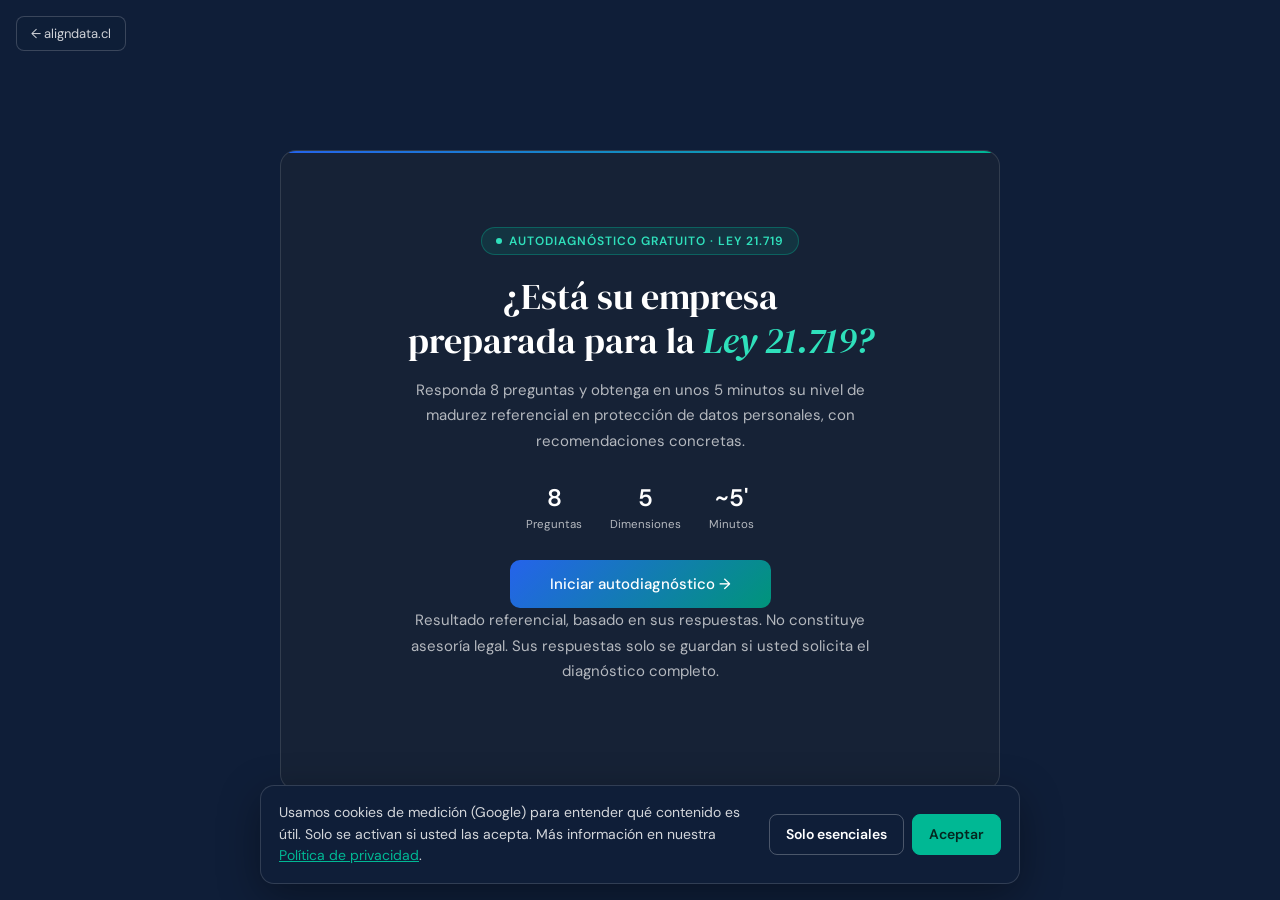
<file: assessment-d360.html>
<!DOCTYPE html>
<html lang="es">
<head>
<meta charset="UTF-8">
<meta name="viewport" content="width=device-width, initial-scale=1.0">
<title>Autodiagnóstico gratuito Ley 21.719 — AlignData</title>
<meta name="description" content="Responda 8 preguntas y conozca en 5 minutos su nivel de madurez referencial en protección de datos personales frente a la Ley 21.719. Gratuito.">
<link rel="canonical" href="https://aligndata.cl/assessment-d360.html">
<meta property="og:type" content="website">
<meta property="og:url" content="https://aligndata.cl/assessment-d360.html">
<meta property="og:title" content="Autodiagnóstico gratuito Ley 21.719 — AlignData">
<meta property="og:description" content="Conozca en 5 minutos su nivel de madurez referencial frente a la Ley 21.719.">
<meta property="og:image" content="https://aligndata.cl/og-image.png">
<meta property="og:locale" content="es_CL">
<link rel="preconnect" href="https://fonts.googleapis.com">
<link rel="preconnect" href="https://fonts.gstatic.com" crossorigin>
<link href="https://fonts.googleapis.com/css2?family=DM+Sans:wght@300;400;500;600&family=DM+Serif+Display:ital@0;1&display=swap" rel="stylesheet">
<link rel="icon" type="image/x-icon" href="favicon.ico">
<link rel="icon" type="image/png" sizes="32x32" href="favicon-32x32.png">
<link rel="apple-touch-icon" sizes="180x180" href="apple-touch-icon.png">
<link rel="icon" type="image/png" sizes="192x192" href="favicon-192x192.png">
<meta name="theme-color" content="#0F1E38">
<style>
:root {
  --navy: #0F1E38;
  --navy-mid: #162236;
  --teal: #00B894;
  --blue: #2563EB;
  --border: rgba(255,255,255,0.12);
  --text: rgba(255,255,255,0.92);
  --muted: rgba(255,255,255,0.68);
}
* { box-sizing: border-box; margin: 0; padding: 0; }
body { background: var(--navy); color: var(--text); font-family: 'DM Sans', sans-serif; min-height: 100vh; display: flex; align-items: center; justify-content: center; padding: 72px 24px 32px; }
.shell { width: 100%; max-width: 720px; }
.back { position: fixed; top: 16px; left: 16px; z-index: 100; display: inline-flex; align-items: center; gap: 6px; background: rgba(15,30,56,0.9); border: 1px solid rgba(255,255,255,0.18); border-radius: 8px; color: rgba(255,255,255,0.8); font-size: 13px; padding: 8px 14px; text-decoration: none; }
.back:hover { color: #fff; border-color: rgba(255,255,255,0.4); }
a:focus-visible, button:focus-visible, input:focus-visible, .opt:focus-within { outline: 2px solid #fff; outline-offset: 2px; }
.progress-wrap { margin-bottom: 28px; }
.progress-meta { display: flex; justify-content: space-between; align-items: center; margin-bottom: 8px; font-size: 12.5px; color: var(--muted); }
.progress-track { height: 4px; background: rgba(255,255,255,0.1); border-radius: 2px; overflow: hidden; }
.progress-fill { height: 100%; background: linear-gradient(90deg, var(--blue), var(--teal)); border-radius: 2px; transition: width 0.4s cubic-bezier(0.22,1,0.36,1); }
.dim-label { display: inline-flex; align-items: center; gap: 6px; font-size: 11.5px; font-weight: 600; letter-spacing: 1.5px; text-transform: uppercase; color: var(--teal); margin-bottom: 12px; }
.dim-dot { width: 6px; height: 6px; border-radius: 50%; background: var(--teal); }
.card { background: var(--navy-mid); border: 1px solid var(--border); border-radius: 16px; padding: 36px; position: relative; overflow: hidden; }
.card::before { content: ''; position: absolute; top: 0; left: 0; right: 0; height: 2px; background: linear-gradient(90deg, var(--blue), var(--teal)); }
.q-num { font-size: 12px; color: var(--muted); margin-bottom: 8px; }
fieldset { border: 0; min-width: 0; }
legend.q-text { font-family: 'DM Serif Display', serif; font-size: 22px; line-height: 1.35; color: #fff; margin-bottom: 8px; padding: 0; float: left; width: 100%; }
.q-sub { font-size: 13.5px; color: var(--muted); margin-bottom: 24px; line-height: 1.5; clear: both; }
.options { display: flex; flex-direction: column; gap: 10px; margin-bottom: 28px; }
.opt { display: flex; align-items: flex-start; gap: 14px; padding: 14px 16px; background: rgba(255,255,255,0.04); border: 1px solid rgba(255,255,255,0.12); border-radius: 10px; cursor: pointer; transition: all 0.18s; position: relative; }
.opt:hover { background: rgba(255,255,255,0.08); border-color: rgba(255,255,255,0.25); }
.opt.selected { background: rgba(0,184,148,0.12); border-color: rgba(0,184,148,0.55); }
.opt input { position: absolute; opacity: 0; width: 1px; height: 1px; }
.opt-circle { width: 20px; height: 20px; border-radius: 50%; border: 1.5px solid rgba(255,255,255,0.4); flex-shrink: 0; margin-top: 1px; display: flex; align-items: center; justify-content: center; transition: all 0.18s; }
.opt.selected .opt-circle { background: var(--teal); border-color: var(--teal); }
.opt-check { width: 8px; height: 8px; border-radius: 50%; background: #fff; display: none; }
.opt.selected .opt-check { display: block; }
.opt-label { font-size: 14.5px; font-weight: 500; color: var(--text); margin-bottom: 2px; }
.opt-desc { font-size: 12.5px; color: var(--muted); line-height: 1.4; }
.opt.selected .opt-label { color: #2fe0bb; }
.nav { display: flex; justify-content: space-between; align-items: center; }
.btn-back { background: transparent; border: 1px solid rgba(255,255,255,0.25); border-radius: 8px; color: rgba(255,255,255,0.8); font-size: 13px; padding: 10px 20px; cursor: pointer; font-family: inherit; }
.btn-back:hover { color: #fff; border-color: rgba(255,255,255,0.5); }
.btn-next { background: linear-gradient(135deg, var(--blue), #00957a); border: none; border-radius: 8px; color: #fff; font-size: 14px; font-weight: 500; padding: 12px 28px; cursor: pointer; font-family: inherit; transition: opacity 0.15s, transform 0.15s; }
.btn-next:disabled { opacity: 0.4; cursor: not-allowed; }
.btn-next:not(:disabled):hover { transform: translateY(-1px); opacity: 0.92; }
.intro { text-align: center; padding: 40px 28px; }
.intro-badge { display: inline-flex; align-items: center; gap: 7px; background: rgba(0,184,148,0.12); border: 1px solid rgba(0,184,148,0.35); border-radius: 20px; padding: 5px 14px; font-size: 12px; font-weight: 600; color: #2fe0bb; letter-spacing: 1px; text-transform: uppercase; margin-bottom: 20px; }
.intro h1 { font-family: 'DM Serif Display', serif; font-size: 36px; line-height: 1.2; color: #fff; margin-bottom: 16px; font-weight: 400; }
.intro h1 em { color: #2fe0bb; font-style: italic; }
.intro p { font-size: 15px; color: var(--muted); line-height: 1.7; max-width: 480px; margin: 0 auto 28px; }
.intro-meta { display: flex; justify-content: center; gap: 28px; margin-bottom: 28px; }
.intro-meta-item { display: flex; flex-direction: column; align-items: center; gap: 4px; }
.intro-meta-num { font-size: 24px; font-weight: 600; color: #fff; }
.intro-meta-lbl { font-size: 11.5px; color: var(--muted); }
.btn-start { background: linear-gradient(135deg, var(--blue), #00957a); border: none; border-radius: 10px; color: #fff; font-size: 15px; font-weight: 500; padding: 14px 40px; cursor: pointer; font-family: inherit; transition: transform 0.15s, opacity 0.15s; }
.btn-start:hover { transform: translateY(-2px); opacity: 0.92; }
.disclaimer { font-size: 12px; color: var(--muted); margin-top: 18px; line-height: 1.5; }
.result { padding: 8px 0 0; }
.result-header { text-align: center; margin-bottom: 32px; }
.score-ring { width: 120px; height: 120px; margin: 0 auto 16px; position: relative; }
.score-ring svg { transform: rotate(-90deg); }
.score-ring-bg { fill: none; stroke: rgba(255,255,255,0.1); stroke-width: 8; }
.score-ring-fill { fill: none; stroke-width: 8; stroke-linecap: round; transition: stroke-dashoffset 1.2s cubic-bezier(0.22,1,0.36,1); }
.score-num { position: absolute; inset: 0; display: flex; flex-direction: column; align-items: center; justify-content: center; }
.score-val { font-size: 28px; font-weight: 600; color: #fff; line-height: 1; }
.score-max { font-size: 11px; color: var(--muted); }
.result-level { font-family: 'DM Serif Display', serif; font-size: 24px; color: #fff; margin-bottom: 6px; font-weight: 400; outline: none; }
.result-sub { font-size: 14px; color: var(--muted); line-height: 1.6; }
.dim-bars { margin-bottom: 28px; }
.dim-bar-item { margin-bottom: 14px; }
.dim-bar-top { display: flex; justify-content: space-between; align-items: center; margin-bottom: 6px; font-size: 13px; }
.dim-bar-name { color: var(--text); font-weight: 500; }
.dim-bar-score { color: var(--muted); font-size: 12.5px; }
.dim-bar-track { height: 6px; background: rgba(255,255,255,0.1); border-radius: 3px; overflow: hidden; }
.dim-bar-fill { height: 100%; border-radius: 3px; transition: width 1s cubic-bezier(0.22,1,0.36,1); }
.recos { margin-bottom: 28px; }
.reco-title { font-size: 13px; font-weight: 600; color: var(--muted); text-transform: uppercase; letter-spacing: 1px; margin-bottom: 12px; display: flex; align-items: center; justify-content: space-between; gap: 10px; }
.reco-count-badge { background: rgba(239,68,68,0.16); border: 1px solid rgba(239,68,68,0.4); border-radius: 20px; color: #ff9d9d; font-size: 11.5px; font-weight: 600; padding: 2px 10px; letter-spacing: 0; text-transform: none; }
.reco-count-badge.ok { background: rgba(0,184,148,0.14); border-color: rgba(0,184,148,0.4); color: #2fe0bb; }
.reco-item { display: flex; gap: 14px; padding: 14px 16px; background: rgba(255,255,255,0.04); border: 1px solid rgba(255,255,255,0.1); border-radius: 10px; margin-bottom: 8px; font-size: 13.5px; line-height: 1.55; color: rgba(255,255,255,0.88); align-items: flex-start; }
.reco-item strong { display: block; color: #fff; font-size: 13.5px; margin-bottom: 2px; }
.reco-item--locked { color: var(--muted); }
.reco-icon-wrap { width: 38px; height: 38px; border-radius: 9px; display: flex; align-items: center; justify-content: center; flex-shrink: 0; }
.reco-icon-wrap svg { width: 20px; height: 20px; }
.blur-wall-cta { margin-top: 4px; padding: 16px 18px; background: linear-gradient(135deg, rgba(37,99,235,0.14), rgba(0,184,148,0.1)); border: 1px solid rgba(37,99,235,0.35); border-radius: 10px; display: flex; align-items: center; gap: 14px; }
.blur-wall-cta-icon { font-size: 22px; flex-shrink: 0; }
.blur-wall-cta-title { font-size: 13.5px; font-weight: 600; color: #fff; margin-bottom: 2px; }
.blur-wall-cta-sub { font-size: 12.5px; color: var(--muted); line-height: 1.45; }
.lead-form { background: rgba(37,99,235,0.1); border: 1px solid rgba(37,99,235,0.35); border-radius: 12px; padding: 24px; }
.lead-title { font-family: 'DM Serif Display', serif; font-size: 19px; color: #fff; margin-bottom: 6px; font-weight: 400; }
.lead-sub { font-size: 13.5px; color: var(--muted); margin-bottom: 16px; line-height: 1.5; }
.lead-fields { display: grid; grid-template-columns: 1fr 1fr; gap: 10px; margin-bottom: 10px; }
.field-wrap { display: flex; flex-direction: column; gap: 4px; }
.field-label { font-size: 11.5px; color: var(--muted); text-transform: uppercase; letter-spacing: 1px; }
.field-input { background: rgba(255,255,255,0.07); border: 1px solid rgba(255,255,255,0.2); border-radius: 7px; color: #fff; font-size: 14px; padding: 10px 12px; font-family: inherit; }
.field-input:focus { border-color: var(--teal); outline: 2px solid rgba(0,184,148,0.3); }
.field-input[aria-invalid="true"] { border-color: #ff7b7b; }
.field-input::placeholder { color: rgba(255,255,255,0.4); }
.consent { display: flex; gap: 10px; align-items: flex-start; font-size: 12.5px; color: var(--muted); line-height: 1.5; margin: 6px 0 4px; }
.consent input { margin-top: 3px; width: 16px; height: 16px; flex-shrink: 0; accent-color: #00B894; }
.consent a { color: #2fe0bb; }
.hp { position: absolute; left: -9999px; width: 1px; height: 1px; overflow: hidden; }
.form-error { color: #ff9d9d; font-size: 13px; margin-top: 8px; }
.btn-lead { width: 100%; background: linear-gradient(135deg, var(--blue), #00957a); border: none; border-radius: 8px; color: #fff; font-size: 14.5px; font-weight: 500; padding: 12px; cursor: pointer; font-family: inherit; margin-top: 10px; }
.btn-lead:disabled { opacity: 0.5; cursor: wait; }
.btn-lead:not(:disabled):hover { opacity: 0.92; }
.lead-privacy { font-size: 12px; color: var(--muted); text-align: center; margin-top: 8px; }
.sent-state { text-align: center; padding: 20px 0; }
.sent-icon { font-size: 36px; margin-bottom: 10px; }
.sent-title { font-family: 'DM Serif Display', serif; font-size: 21px; color: #fff; margin-bottom: 6px; font-weight: 400; }
.sent-sub { font-size: 13.5px; color: var(--muted); }
.fade-in-r { animation: fadeInR 0.3s ease both; }
@keyframes fadeInR { from { opacity: 0; transform: translateX(16px); } to { opacity: 1; transform: translateX(0); } }
@media (prefers-reduced-motion: reduce) { .fade-in-r, .score-ring-fill, .dim-bar-fill, .progress-fill { animation: none; transition: none; } }
@media (max-width: 600px) {
  body { padding-top: 64px; }
  .card { padding: 24px 20px; }
  legend.q-text { font-size: 19px; }
  .intro h1 { font-size: 27px; }
  .lead-fields { grid-template-columns: 1fr; }
  .blur-wall-cta { flex-direction: column; gap: 8px; text-align: center; }
}
</style>
</head>
<body>
<a class="back" href="index.html">← aligndata.cl</a>
<main class="shell">
  <div class="progress-wrap" id="progressWrap" hidden>
    <div class="progress-meta"><span id="progressLabel">Pregunta 1 de 8</span><span id="dimName">Gobierno</span></div>
    <div class="progress-track" role="progressbar" aria-label="Avance del autodiagnóstico" aria-valuemin="0" aria-valuemax="100" aria-valuenow="0" id="progressBar"><div class="progress-fill" id="progressFill" style="width:0%"></div></div>
  </div>
  <div class="card" id="mainCard" aria-live="polite"><noscript><p style="padding:16px;line-height:1.6;">Este autodiagnóstico necesita JavaScript. Si prefiere, escríbanos a <a href="mailto:contacto@aligndata.cl" style="color:#2fe0bb;">contacto@aligndata.cl</a>.</p></noscript></div>
</main>

<script src="site-config.js"></script>
<script src="forms.js"></script>
<script src="consent.js"></script>
<script>
const DIMS = [
  { id:'gov',  name:'Gobierno y Políticas',  color:'#2563EB', questions:[0,1] },
  { id:'data', name:'Gestión de Datos',      color:'#8B5CF6', questions:[2,3] },
  { id:'arco', name:'Derechos del titular',  color:'#00B894', questions:[4,5] },
  { id:'sec',  name:'Seguridad Tecnológica', color:'#F59E0B', questions:[6]   },
  { id:'risk', name:'Riesgo y Cumplimiento', color:'#EF4444', questions:[7]   },
];

const QUESTIONS = [
  { dim:'gov', q:'¿Su organización tiene una política formal de protección de datos personales?', sub:'Documentos aprobados por la dirección que regulan el tratamiento de datos.', opts:[{v:0,l:'No existe ninguna política',d:'No hay documentos formales sobre privacidad'},{v:1,l:'Está en desarrollo',d:'Se está elaborando pero no está aprobada'},{v:2,l:'Existe pero no está actualizada',d:'Hay política pero data de más de 2 años'},{v:3,l:'Sí, vigente y comunicada',d:'Política aprobada, comunicada a todos los empleados'}] },
  { dim:'gov', q:'¿Tienen designado un responsable o encargado de protección de datos?', sub:'Persona o rol formal que supervisa el cumplimiento en materia de privacidad.', opts:[{v:0,l:'No hay nadie asignado',d:'Nadie es responsable de privacidad'},{v:1,l:'Informalmente asignado',d:'Alguien lo hace pero sin cargo formal'},{v:2,l:'Rol asignado parcialmente',d:'Hay un responsable pero sin dedicación exclusiva'},{v:3,l:'DPO o equivalente designado',d:'Rol formal con funciones claras y recursos'}] },
  { dim:'data', q:'¿Saben qué datos personales recopilan y dónde se almacenan?', sub:'Inventario o registro de actividades de tratamiento de datos.', opts:[{v:0,l:'No tenemos ese inventario',d:'No sabemos con certeza qué datos tenemos'},{v:1,l:'Conocimiento parcial e informal',d:'Sabemos aproximadamente pero no está documentado'},{v:2,l:'Inventario parcial documentado',d:'Hay un registro de los sistemas principales'},{v:3,l:'Registro completo y actualizado',d:'Inventario formal de todos los tratamientos de datos'}] },
  { dim:'data', q:'¿Informan a las personas sobre cómo usan sus datos personales?', sub:'Avisos de privacidad, términos y condiciones, transparencia con los titulares.', opts:[{v:0,l:'No informamos formalmente',d:'No hay avisos de privacidad para los titulares'},{v:1,l:'Solo en contratos generales',d:'Hay mención en contratos pero no es específica'},{v:2,l:'Aviso de privacidad básico',d:'Existe pero no cumple todos los requisitos de la ley'},{v:3,l:'Aviso completo y accesible',d:'Aviso conforme a la Ley 21.719, visible y comprensible'}] },
  { dim:'arco', q:'¿Tienen un proceso para atender las solicitudes de los titulares (acceso, rectificación, supresión, oposición, portabilidad)?', sub:'Las personas tienen derecho a ejercer control sobre sus datos personales.', opts:[{v:0,l:'No existe ningún proceso',d:'No sabríamos cómo responder a una solicitud'},{v:1,l:'Se atiende caso a caso sin proceso',d:'Se resuelve si llega, pero sin procedimiento definido'},{v:2,l:'Proceso informal documentado',d:'Hay procedimiento pero no está sistematizado'},{v:3,l:'Proceso formal dentro del plazo legal',d:'Sistema que garantiza responder dentro del plazo que fija la ley'}] },
  { dim:'arco', q:'¿Pueden rectificar o suprimir datos personales a petición del titular?', sub:'Derechos de rectificación y supresión bajo la Ley 21.719.', opts:[{v:0,l:'No, técnicamente no es posible',d:'Los sistemas no permiten modificar o eliminar datos'},{v:1,l:'Es posible pero muy difícil',d:'Se puede hacer pero requiere intervención técnica'},{v:2,l:'Posible con proceso manual',d:'Hay un procedimiento aunque no automatizado'},{v:3,l:'Proceso ágil y trazable',d:'Se puede hacer con registro de auditoría y confirmación'}] },
  { dim:'sec', q:'¿Tienen medidas de seguridad para proteger los datos personales almacenados?', sub:'Cifrado, control de accesos, respaldos y otras medidas técnicas.', opts:[{v:0,l:'Sin medidas específicas',d:'Los datos no tienen protección técnica especial'},{v:1,l:'Medidas básicas (antivirus, contraseñas)',d:'Solo medidas de seguridad general'},{v:2,l:'Controles parciales implementados',d:'Cifrado o control de accesos en algunos sistemas'},{v:3,l:'Controles completos y documentados',d:'Cifrado, accesos basados en roles, auditoría activa'}] },
  { dim:'risk', q:'¿Conocen los requerimientos específicos de la Ley 21.719 para su organización?', sub:'Nivel de conocimiento y preparación para el cumplimiento de la ley chilena.', opts:[{v:0,l:'No conocemos la Ley 21.719',d:'La ley no es conocida en la organización'},{v:1,l:'Conocimiento básico general',d:'Sabemos que existe pero no sus implicancias específicas'},{v:2,l:'Conocemos los puntos principales',d:'Entendemos los derechos de los titulares y las obligaciones generales'},{v:3,l:'Preparados para el cumplimiento',d:'Plan de adecuación en marcha'}] },
];

const LEVELS = [
  { min:0,  max:20,  name:'Nivel 0 — Inexistente',   color:'#EF4444', desc:'Su organización no cuenta con medidas de protección de datos identificables. El riesgo de incumplimiento de la Ley 21.719 es crítico.' },
  { min:21, max:40,  name:'Nivel 1 — Reactivo',      color:'#F97316', desc:'Existen algunas medidas aisladas, pero no hay un enfoque sistemático. Se recomienda actuar con prontitud.' },
  { min:41, max:60,  name:'Nivel 2 — En desarrollo', color:'#EAB308', desc:'Hay avances concretos en algunas dimensiones, pero existen brechas importantes que deben cerrarse.' },
  { min:61, max:80,  name:'Nivel 3 — Gestionado',    color:'#00B894', desc:'La organización tiene controles establecidos. Se necesita formalización y mejora continua.' },
  { min:81, max:100, name:'Nivel 4 — Optimizado',    color:'#2fe0bb', desc:'Gestión madura de privacidad. El foco está en la mejora continua y, eventualmente, en una certificación como ISO/IEC 27701.' },
];

const ICONS = {
  gov:  '<svg viewBox="0 0 24 24" fill="none" aria-hidden="true"><path d="M12 2.25L3 8.25v13.5h6.75V15h4.5v6.75H21V8.25L12 2.25z" fill="#3B82F6" opacity="0.2"/><path d="M12 2.25L3 8.25v13.5h6.75V15h4.5v6.75H21V8.25L12 2.25z" stroke="#3B82F6" stroke-width="1.5" stroke-linejoin="round" fill="none"/><rect x="9" y="9" width="6" height="5" rx="1" fill="#3B82F6" opacity="0.6"/></svg>',
  data: '<svg viewBox="0 0 24 24" fill="none" aria-hidden="true"><ellipse cx="12" cy="6.5" rx="8.25" ry="3" fill="#8B5CF6" opacity="0.2" stroke="#8B5CF6" stroke-width="1.5"/><path d="M3.75 6.5v4c0 1.657 3.694 3 8.25 3s8.25-1.343 8.25-3v-4" stroke="#8B5CF6" stroke-width="1.5" fill="none" opacity="0.5"/><path d="M3.75 14.5v3c0 1.657 3.694 3 8.25 3s8.25-1.343 8.25-3v-3" stroke="#8B5CF6" stroke-width="1.5" fill="none"/></svg>',
  arco: '<svg viewBox="0 0 24 24" fill="none" aria-hidden="true"><path d="M12 3L4 6.5v5c0 4.5 3.4 8.7 8 9.5 4.6-.8 8-5 8-9.5v-5L12 3z" fill="#00B894" opacity="0.2" stroke="#00B894" stroke-width="1.5" stroke-linejoin="round"/><path d="M8.5 12l2.5 2.5 4.5-4.5" stroke="#00B894" stroke-width="2" stroke-linecap="round" stroke-linejoin="round"/></svg>',
  sec:  '<svg viewBox="0 0 24 24" fill="none" aria-hidden="true"><path d="M16.5 10.5V6.75a4.5 4.5 0 10-9 0v3.75" stroke="#F59E0B" stroke-width="1.5" stroke-linecap="round" opacity="0.5"/><rect x="3.75" y="10.5" width="16.5" height="11.25" rx="2.25" fill="#F59E0B" opacity="0.2" stroke="#F59E0B" stroke-width="1.5"/><circle cx="12" cy="16.125" r="1.75" fill="#F59E0B" opacity="0.9"/></svg>',
  risk: '<svg viewBox="0 0 24 24" fill="none" aria-hidden="true"><path d="M12 2.25L3.75 6.75v4.5c0 5.25 3.6 10.15 8.25 11.25 4.65-1.1 8.25-6 8.25-11.25v-4.5L12 2.25z" fill="#EF4444" opacity="0.15" stroke="#EF4444" stroke-width="1.5" stroke-linejoin="round"/><path d="M12 8v4M12 14.5v.5" stroke="#EF4444" stroke-width="2" stroke-linecap="round"/></svg>',
};
const ICON_BG = { gov:'rgba(37,99,235,0.14)', data:'rgba(139,92,246,0.14)', arco:'rgba(0,184,148,0.14)', sec:'rgba(245,158,11,0.14)', risk:'rgba(239,68,68,0.14)' };

// Recomendación por dimensión: texto genérico, sin plazos ni artículos específicos.
const RECOS = {
  gov:  'Formalizar una política de protección de datos aprobada por la dirección y designar un responsable de privacidad (o un DPO) con atribuciones claras.',
  data: 'Elaborar un registro de actividades de tratamiento con los datos que recopilan, su finalidad y plazos de conservación, y publicar un aviso de privacidad conforme a la Ley 21.719.',
  arco: 'Implementar un canal formal para que sus clientes ejerzan sus derechos (acceso, rectificación, supresión, oposición y portabilidad) y responder dentro de los plazos que fija la ley.',
  sec:  'Implementar cifrado de datos sensibles, control de accesos por roles y un plan de respuesta ante brechas de seguridad con notificación a la autoridad cuando corresponda.',
  risk: 'Capacitar al equipo en los requerimientos de la Ley 21.719 e iniciar un plan de adecuación con acciones concretas antes de la entrada en vigor de la ley.',
};

let current = -1;
const answers = new Array(8).fill(null);
const $ = (id) => document.getElementById(id);

function getScore() { return Math.round((answers.reduce((s, v) => s + (v !== null ? v : 0), 0) / 24) * 100); }
function getDimScore(i) { const qs = DIMS[i].questions; return Math.round((qs.reduce((s, qi) => s + (answers[qi] !== null ? answers[qi] : 0), 0) / (qs.length * 3)) * 100); }
function getLevel(score) { return LEVELS.find(l => score >= l.min && score <= l.max) || LEVELS[0]; }

function renderIntro() {
  $('progressWrap').hidden = true;
  $('mainCard').innerHTML = `
    <div class="intro">
      <div class="intro-badge"><span style="width:6px;height:6px;border-radius:50%;background:#2fe0bb;display:inline-block"></span>Autodiagnóstico gratuito · Ley 21.719</div>
      <h1>¿Está su empresa<br>preparada para la <em>Ley 21.719?</em></h1>
      <p>Responda 8 preguntas y obtenga en unos 5 minutos su nivel de madurez referencial en protección de datos personales, con recomendaciones concretas.</p>
      <div class="intro-meta">
        <div class="intro-meta-item"><div class="intro-meta-num">8</div><div class="intro-meta-lbl">Preguntas</div></div>
        <div class="intro-meta-item"><div class="intro-meta-num">5</div><div class="intro-meta-lbl">Dimensiones</div></div>
        <div class="intro-meta-item"><div class="intro-meta-num">~5'</div><div class="intro-meta-lbl">Minutos</div></div>
      </div>
      <button class="btn-start" id="btnStart" type="button">Iniciar autodiagnóstico →</button>
      <p class="disclaimer">Resultado referencial, basado en sus respuestas. No constituye asesoría legal. Sus respuestas solo se guardan si usted solicita el diagnóstico completo.</p>
    </div>`;
  $('btnStart').addEventListener('click', () => { current = 0; renderQuestion(); });
}

function renderQuestion() {
  const q = QUESTIONS[current];
  const dim = DIMS.find(d => d.id === q.dim);
  const sel = answers[current];
  $('progressWrap').hidden = false;
  $('progressLabel').textContent = `Pregunta ${current + 1} de 8`;
  $('dimName').textContent = dim.name;
  const pct = Math.round((current / 8) * 100);
  $('progressFill').style.width = pct + '%';
  $('progressBar').setAttribute('aria-valuenow', pct);
  $('mainCard').innerHTML = `
    <div class="fade-in-r">
      <div class="dim-label"><span class="dim-dot" style="background:${dim.color}"></span>${dim.name}</div>
      <div class="q-num">Pregunta ${current + 1} de 8</div>
      <fieldset>
        <legend class="q-text" id="qText" tabindex="-1">${q.q}</legend>
        <div class="q-sub">${q.sub}</div>
        <div class="options">
          ${q.opts.map(o => `
            <label class="opt ${sel === o.v ? 'selected' : ''}">
              <input type="radio" name="q${current}" value="${o.v}" ${sel === o.v ? 'checked' : ''}>
              <span class="opt-circle"><span class="opt-check"></span></span>
              <span class="opt-content"><span class="opt-label" style="display:block">${o.l}</span><span class="opt-desc" style="display:block">${o.d}</span></span>
            </label>`).join('')}
        </div>
      </fieldset>
      <div class="nav">
        <button class="btn-back" id="btnBack" type="button" ${current === 0 ? 'style="visibility:hidden"' : ''}>← Anterior</button>
        <button class="btn-next" id="btnNext" type="button" ${sel === null ? 'disabled' : ''}>${current === 7 ? 'Ver resultados →' : 'Siguiente →'}</button>
      </div>
    </div>`;
  document.querySelectorAll('.opt input').forEach(inp => inp.addEventListener('change', () => {
    answers[current] = parseInt(inp.value, 10);
    document.querySelectorAll('.opt').forEach(o => o.classList.toggle('selected', o.contains(inp) && inp.checked));
    $('btnNext').disabled = false;
  }));
  $('btnBack').addEventListener('click', () => { if (current > 0) { current--; renderQuestion(); } });
  $('btnNext').addEventListener('click', () => {
    if (answers[current] === null) return;
    if (current < 7) { current++; renderQuestion(); } else renderResults();
  });
  $('qText').focus({ preventScroll: true });
}

function renderResults() {
  const score = getScore();
  const level = getLevel(score);
  $('progressWrap').hidden = true;

  const dimScores = DIMS.map((d, i) => ({ ...d, score: getDimScore(i) }));
  const gaps = dimScores.filter(d => d.score < 80).sort((a, b) => a.score - b.score);   // brechas reales, según sus respuestas
  const shown = gaps.slice(0, 2), locked = gaps.slice(2);

  const bars = dimScores.map(d => {
    const c = d.score < 33 ? '#EF4444' : d.score < 66 ? '#F59E0B' : d.color;
    return `<div class="dim-bar-item">
      <div class="dim-bar-top"><span class="dim-bar-name">${d.name}</span><span class="dim-bar-score">${d.score}%</span></div>
      <div class="dim-bar-track"><div class="dim-bar-fill" style="width:0%;background:${c}" data-width="${d.score}%"></div></div>
    </div>`;
  }).join('');

  const item = (d, full) => `
    <div class="reco-item ${full ? '' : 'reco-item--locked'}">
      <div class="reco-icon-wrap" style="background:${ICON_BG[d.id]}">${ICONS[d.id]}</div>
      <div><strong>${d.name} · ${d.score}%</strong>${full ? RECOS[d.id] : '🔒 El detalle y las acciones recomendadas están en el diagnóstico completo.'}</div>
    </div>`;

  const gapsHtml = gaps.length === 0
    ? `<div class="reco-item"><div class="reco-icon-wrap" style="background:rgba(0,184,148,0.14)">${ICONS.arco}</div><div><strong>Sin brechas relevantes en este autodiagnóstico</strong>Sus respuestas indican un nivel de madurez alto en las 5 dimensiones evaluadas. Un diagnóstico D360° puede profundizar en las 8 dimensiones y validar la evidencia.</div></div>`
    : shown.map(d => item(d, true)).join('') + locked.map(d => item(d, false)).join('');

  const circ = 2 * Math.PI * 46;
  $('mainCard').innerHTML = `
    <div class="result fade-in-r">
      <div class="result-header">
        <div class="score-ring">
          <svg width="120" height="120" viewBox="0 0 120 120" aria-hidden="true">
            <circle class="score-ring-bg" cx="60" cy="60" r="46"/>
            <circle class="score-ring-fill" cx="60" cy="60" r="46" stroke="${level.color}" stroke-dasharray="${circ}" stroke-dashoffset="${circ}" id="ringFill"/>
          </svg>
          <div class="score-num"><div class="score-val" id="scoreVal">0</div><div class="score-max">/ 100</div></div>
        </div>
        <h2 class="result-level" id="resultTitle" tabindex="-1">${level.name}</h2>
        <div class="result-sub">${level.desc}</div>
      </div>
      <div class="dim-bars">${bars}</div>
      <div class="recos">
        <div class="reco-title">Brechas detectadas <span class="reco-count-badge ${gaps.length ? '' : 'ok'}">${gaps.length ? gaps.length + (gaps.length === 1 ? ' brecha identificada' : ' brechas identificadas') : 'Sin brechas relevantes'}</span></div>
        ${gapsHtml}
        ${locked.length ? `<div class="blur-wall-cta"><div class="blur-wall-cta-icon" aria-hidden="true">🔍</div><div><div class="blur-wall-cta-title">${locked.length} ${locked.length === 1 ? 'brecha adicional' : 'brechas adicionales'} con detalle en el diagnóstico completo</div><div class="blur-wall-cta-sub">El diagnóstico D360° incluye el análisis detallado de cada brecha, un plan de acción priorizado y el acompañamiento de nuestro equipo.</div></div></div>` : ''}
      </div>
      <form class="lead-form" id="leadForm" novalidate>
        <div class="lead-title">Reciba el análisis completo</div>
        <div class="lead-sub">Déjenos sus datos y un experto de AlignData le enviará el detalle de sus brechas y una propuesta de plan de acción para prepararse para la Ley 21.719.</div>
        <div class="lead-fields">
          <div class="field-wrap"><label class="field-label" for="fName">Nombre *</label><input class="field-input" type="text" id="fName" placeholder="Juan Pérez" autocomplete="name" required></div>
          <div class="field-wrap"><label class="field-label" for="fCompany">Empresa</label><input class="field-input" type="text" id="fCompany" placeholder="Mi Empresa Ltda." autocomplete="organization"></div>
        </div>
        <div class="lead-fields">
          <div class="field-wrap"><label class="field-label" for="fEmail">Correo *</label><input class="field-input" type="email" id="fEmail" placeholder="juan@empresa.cl" autocomplete="email" required></div>
          <div class="field-wrap"><label class="field-label" for="fPhone">Teléfono (opcional)</label><input class="field-input" type="tel" id="fPhone" placeholder="+56 9 1234 5678" autocomplete="tel"></div>
        </div>
        <div class="hp" aria-hidden="true"><label for="fWeb">No complete este campo</label><input type="text" id="fWeb" tabindex="-1" autocomplete="off"></div>
        <label class="consent" for="fConsent"><input type="checkbox" id="fConsent" required><span>Acepto que PrivaData SpA (AlignData) trate mis datos y los resultados de este autodiagnóstico para contactarme, según su <a href="privacidad.html" target="_blank" rel="noopener">Política de privacidad</a>. *</span></label>
        <div class="form-error" id="formError" role="alert" hidden></div>
        <button class="btn-lead" id="btnLead" type="submit">Solicitar el análisis completo →</button>
        <div class="lead-privacy">Solo usaremos sus datos para contactarlo en relación con este diagnóstico.</div>
      </form>
    </div>`;

  setTimeout(() => {
    $('ringFill').style.strokeDashoffset = circ - (score / 100) * circ;
    let n = 0;
    const iv = setInterval(() => { n = Math.min(n + 2, score); $('scoreVal').textContent = n; if (n >= score) clearInterval(iv); }, 20);
    document.querySelectorAll('.dim-bar-fill').forEach(b => setTimeout(() => { b.style.width = b.dataset.width; }, 200));
  }, 100);
  $('resultTitle').focus({ preventScroll: true });
  $('leadForm').addEventListener('submit', (e) => { e.preventDefault(); submitLead(score); });
}

function submitLead(score) {
  const name = $('fName').value.trim(), company = $('fCompany').value.trim(), email = $('fEmail').value.trim(), phone = $('fPhone').value.trim();
  const err = $('formError');
  const fail = (msg, field) => { err.textContent = msg; err.hidden = false; if (field) { field.setAttribute('aria-invalid', 'true'); field.focus(); } };
  err.hidden = true;
  ['fName', 'fEmail'].forEach(id => $(id).removeAttribute('aria-invalid'));
  if (!name) return fail('Por favor ingrese su nombre.', $('fName'));
  if (!ADForms.isEmail(email)) return fail('Por favor ingrese un correo válido.', $('fEmail'));
  if (!$('fConsent').checked) return fail('Debe aceptar el tratamiento de sus datos para solicitar el análisis.', $('fConsent'));

  const btn = $('btnLead');
  btn.disabled = true; btn.textContent = 'Enviando…';
  ADForms.send({
    tipo: 'assessment', nombre: name, empresa: company, correo: email, telefono: phone,
    score: score, dims: DIMS.map((d, i) => getDimScore(i)), respuestas: answers.slice()
  }, $('fWeb').value).then(() => {
    if (window.adTrack) window.adTrack('generate_lead', { form: 'assessment', score: score });
    $('leadForm').innerHTML = `
      <div class="sent-state" role="status" tabindex="-1" id="sentState">
        <div class="sent-icon" aria-hidden="true">✅</div>
        <div class="sent-title">¡Solicitud enviada!</div>
        <div class="sent-sub">Un experto de AlignData se contactará en menos de 24 horas hábiles para coordinar su diagnóstico completo.</div>
      </div>`;
    $('sentState').focus();
  }).catch((e) => {
    btn.disabled = false; btn.textContent = 'Solicitar el análisis completo →';
    fail(ADForms.errorMessage(e));
  });
}

renderIntro();
</script>
</body>
</html>
</file>
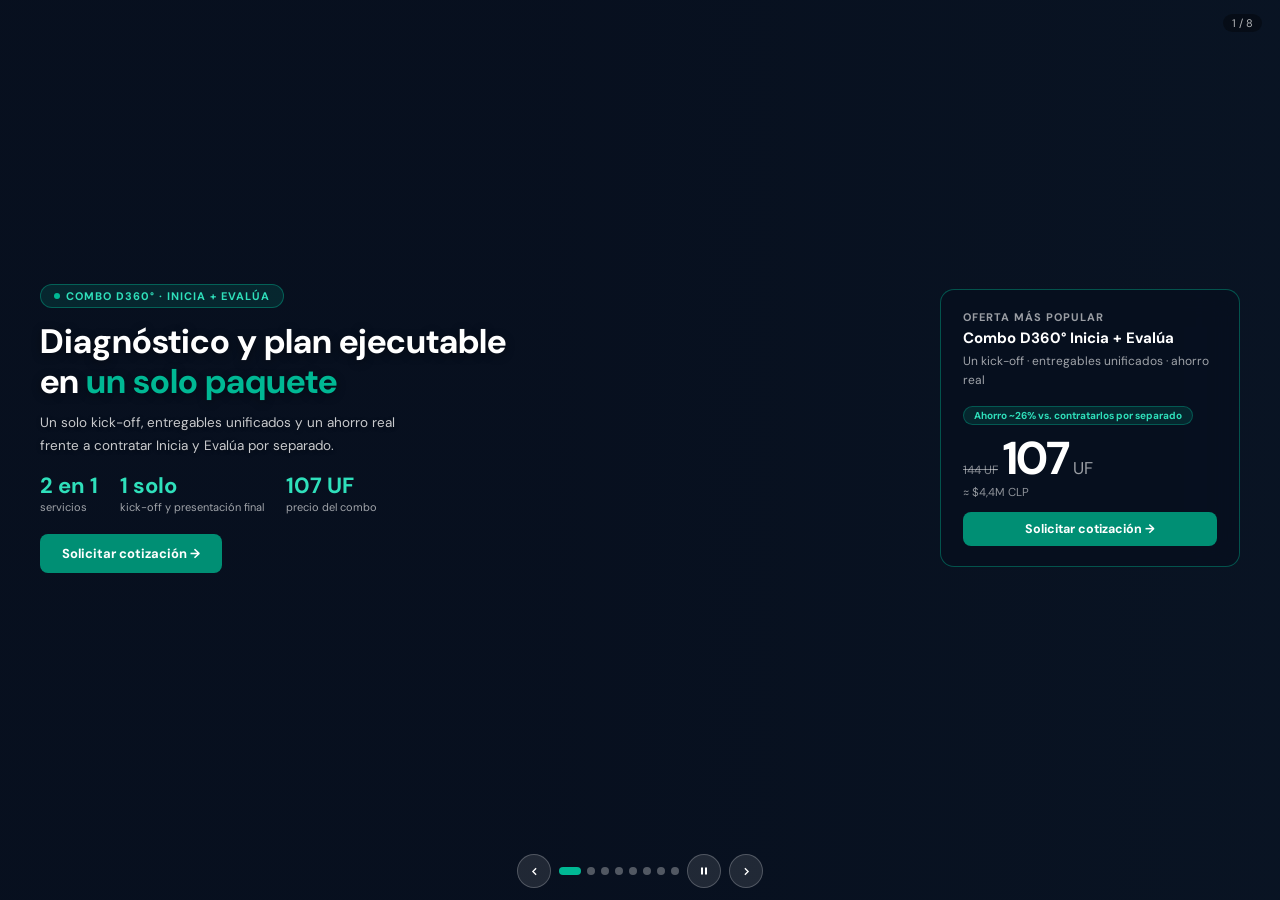
<file: carousel.html>
<!DOCTYPE html>
<html lang="es">
<head>
  <meta charset="UTF-8">
  <meta name="viewport" content="width=device-width, initial-scale=1.0">
  <meta name="robots" content="noindex, follow">
  <title>Servicios y guías destacados — AlignData</title>
  <link rel="preconnect" href="https://fonts.googleapis.com">
  <link rel="preconnect" href="https://fonts.gstatic.com" crossorigin>
  <link href="https://fonts.googleapis.com/css2?family=DM+Sans:wght@400;500;600;700&display=swap" rel="stylesheet">
  <style>
    * { box-sizing:border-box; margin:0; padding:0; }
    html, body { width:100%; height:100%; overflow:hidden; background:#070f1e; font-family:'DM Sans',system-ui,sans-serif; color:#fff; }
    a { color:inherit; }
    #hero-carousel { position:relative; height:100%; overflow:hidden; background:#070f1e; }
    .hc-slide { position:absolute; inset:0; display:flex; opacity:0; visibility:hidden; transition:opacity .6s ease, visibility 0s linear .6s; }
    .hc-slide.hc-active { opacity:1; visibility:visible; transition:opacity .6s ease, visibility 0s; }
    .hc-bg { position:absolute; inset:0; background-size:cover; background-position:center; background-color:#0b1828; }
    .hc-ov { position:absolute; inset:0; }
    .hc-inner { position:relative; z-index:2; display:flex; align-items:center; width:100%; max-width:1320px; margin:0 auto; padding:0 40px 44px; gap:36px; height:100%; }
    .hc-left { flex:1; min-width:0; }
    .hc-right { flex-shrink:0; width:300px; }
    .hc-badge { display:inline-flex; align-items:center; gap:6px; border-radius:99px; padding:4px 13px; margin-bottom:14px; border:1px solid; }
    .hc-badge-dot { width:6px; height:6px; border-radius:50%; }
    .hc-badge span { font-size:11px; font-weight:700; letter-spacing:.09em; text-transform:uppercase; }
    .hc-h1 { font-size:clamp(22px,3vw,34px); font-weight:700; line-height:1.18; margin-bottom:10px; text-shadow:0 2px 10px rgba(0,0,0,.45); }
    .hc-sub { font-size:13.5px; color:rgba(255,255,255,.78); line-height:1.65; margin-bottom:18px; max-width:min(380px,100%); text-shadow:0 1px 4px rgba(0,0,0,.4); }
    .hc-stats { display:flex; gap:22px; margin-bottom:20px; flex-wrap:wrap; }
    .hc-stat-n { font-size:22px; font-weight:700; line-height:1; }
    .hc-stat-l { font-size:11px; color:rgba(255,255,255,.62); margin-top:3px; }
    .hc-cta { display:inline-flex; align-items:center; gap:7px; padding:11px 22px; border-radius:8px; font-size:13px; font-weight:700; text-decoration:none; color:#fff; }
    .hc-cta:hover, .hc-btn:hover { filter:brightness(1.1); }
    .hc-card { background:rgba(7,15,30,.8); backdrop-filter:blur(14px); border-radius:14px; padding:20px 22px; }
    .hc-card-tier { font-size:11px; font-weight:700; letter-spacing:.09em; text-transform:uppercase; margin-bottom:4px; }
    .hc-card-name { font-size:15px; font-weight:700; margin-bottom:4px; }
    .hc-card-desc { font-size:12px; color:rgba(255,255,255,.62); line-height:1.55; margin-bottom:14px; }
    .hc-pill { font-size:10px; font-weight:700; border-radius:99px; padding:2px 10px; display:inline-block; margin-bottom:10px; }
    .hc-price-row { display:flex; align-items:baseline; gap:5px; margin-bottom:4px; }
    .hc-price-old { font-size:12px; color:rgba(255,255,255,.5); text-decoration:line-through; }
    .hc-price-num { font-size:46px; font-weight:700; line-height:1; letter-spacing:-2px; }
    .hc-price-uf { font-size:17px; color:rgba(255,255,255,.6); font-weight:400; }
    .hc-price-clp { font-size:11.5px; color:rgba(255,255,255,.55); margin-bottom:12px; }
    .hc-feats { list-style:none; margin:0 0 14px; display:flex; flex-direction:column; gap:6px; }
    .hc-feats li { font-size:12px; color:rgba(255,255,255,.75); display:flex; gap:7px; align-items:flex-start; }
    .hc-btn { display:block; width:100%; text-align:center; padding:9px; border-radius:8px; font-size:12.5px; font-weight:700; text-decoration:none; color:#fff; }
    .hc-row-card { background:rgba(255,255,255,.05); border-radius:9px; padding:9px 12px; border:1px solid rgba(255,255,255,.09); display:flex; align-items:center; justify-content:space-between; gap:10px; }
    .hc-row-label { font-size:11px; font-weight:700; letter-spacing:.07em; text-transform:uppercase; }
    .hc-row-desc { font-size:10.5px; color:rgba(255,255,255,.6); margin-top:2px; }
    .hc-row-price { font-size:15px; font-weight:700; white-space:nowrap; text-align:right; }
    .hc-row-sub { font-size:10px; color:rgba(255,255,255,.5); text-align:right; }
    .hc-art-img { height:110px; background-size:cover; background-position:center; position:relative; background-color:#0b1828; }
    .hc-art-tag { position:absolute; bottom:8px; left:10px; font-size:10px; font-weight:700; letter-spacing:.07em; text-transform:uppercase; padding:2px 10px; border-radius:99px; color:#fff; }
    .hc-art-body { padding:13px 14px; }
    .hc-art-title { font-size:13.5px; font-weight:700; line-height:1.35; margin-bottom:5px; }
    .hc-art-excerpt { font-size:11px; color:rgba(255,255,255,.65); line-height:1.5; margin-bottom:10px; }
    .hc-art-footer { display:flex; align-items:center; justify-content:space-between; font-size:11px; color:rgba(255,255,255,.55); }
    .hc-nav { position:absolute; bottom:12px; left:50%; transform:translateX(-50%); display:flex; align-items:center; gap:8px; z-index:10; }
    .hc-dot { width:8px; height:8px; border-radius:50%; background:rgba(255,255,255,.3); cursor:pointer; transition:all .25s; border:none; padding:0; }
    .hc-dot.hc-on { width:22px; border-radius:4px; background:#00B894; }
    .hc-arr { width:34px; height:34px; border-radius:50%; background:rgba(255,255,255,.1); border:1px solid rgba(255,255,255,.22); display:flex; align-items:center; justify-content:center; cursor:pointer; color:#fff; }
    .hc-arr:hover { background:rgba(255,255,255,.2); }
    .hc-dots { display:flex; gap:6px; align-items:center; }
    .hc-num { position:absolute; top:14px; right:18px; font-size:11px; color:rgba(255,255,255,.7); z-index:10; background:rgba(0,0,0,.35); padding:2px 9px; border-radius:99px; }
    a:focus-visible, button:focus-visible { outline:2px solid #fff; outline-offset:2px; }
    @media (max-width:768px) {
      .hc-right { display:none; }
      .hc-inner { padding:0 20px 48px; }
      .hc-h1 { font-size:22px; }
      .hc-stats { gap:18px; margin-bottom:16px; }
      .hc-num { display:none; }
    }
    @media (prefers-reduced-motion:reduce) { .hc-slide, .hc-slide.hc-active { transition:none; } }
  </style>
</head>
<body>
  <div id="hero-carousel" role="region" aria-roledescription="carrusel" aria-label="Servicios y guías destacados">

    <!-- 1 · Combo -->
    <div class="hc-slide hc-active" id="hcs0" role="group" aria-roledescription="diapositiva" aria-label="1 de 8">
      <div class="hc-bg" data-bg="https://images.unsplash.com/photo-1486325212027-8081e485255e?w=1200&q=70"></div>
      <div class="hc-ov" style="background:linear-gradient(90deg,rgba(7,15,30,.93) 42%,rgba(7,15,30,.5) 100%);"></div>
      <div class="hc-inner">
        <div class="hc-left">
          <div class="hc-badge" style="background:rgba(0,184,148,.14);border-color:rgba(0,184,148,.4);"><div class="hc-badge-dot" style="background:#00B894;"></div><span style="color:#2fe0bb;">Combo D360° · Inicia + Evalúa</span></div>
          <div class="hc-h1">Diagnóstico y plan ejecutable<br>en <span style="color:#00B894;">un solo paquete</span></div>
          <div class="hc-sub">Un solo kick-off, entregables unificados y un ahorro real frente a contratar Inicia y Evalúa por separado.</div>
          <div class="hc-stats">
            <div><div class="hc-stat-n" style="color:#2fe0bb;">2 en 1</div><div class="hc-stat-l">servicios</div></div>
            <div><div class="hc-stat-n" style="color:#2fe0bb;">1 solo</div><div class="hc-stat-l">kick-off y presentación final</div></div>
            <div><div class="hc-stat-n" style="color:#2fe0bb;"><span data-uf="combo">107</span> UF</div><div class="hc-stat-l">precio del combo</div></div>
          </div>
          <a target="_top" href="Contacto.html?servicio=d360&amp;plan=combo" class="hc-cta" style="background:#008f74;">Solicitar cotización →</a>
        </div>
        <div class="hc-right">
          <div class="hc-card" style="border:1px solid rgba(0,184,148,.4);">
            <div class="hc-card-tier" style="color:rgba(255,255,255,.6);">Oferta más popular</div>
            <div class="hc-card-name">Combo D360° Inicia + Evalúa</div>
            <div class="hc-card-desc">Un kick-off · entregables unificados · ahorro real</div>
            <div class="hc-pill" style="color:#2fe0bb;background:rgba(0,184,148,.14);border:1px solid rgba(0,184,148,.35);" data-saving>Ahorro ~26% vs. contratarlos por separado</div>
            <div class="hc-price-row"><span class="hc-price-old"><span data-uf="comboSeparado">144</span> UF</span><span class="hc-price-num"><span data-uf="combo">107</span></span><span class="hc-price-uf">UF</span></div>
            <div class="hc-price-clp" data-clp="combo">≈ $4,4M CLP</div>
            <a target="_top" href="Contacto.html?servicio=d360&amp;plan=combo" class="hc-btn" style="background:#008f74;">Solicitar cotización →</a>
          </div>
        </div>
      </div>
      <div class="hc-num" aria-hidden="true">1 / 8</div>
    </div>

    <!-- 2 · D360 Inicia -->
    <div class="hc-slide" id="hcs1" role="group" aria-roledescription="diapositiva" aria-label="2 de 8">
      <div class="hc-bg" data-bg="https://images.unsplash.com/photo-1556761175-b413da4baf72?w=1200&q=70"></div>
      <div class="hc-ov" style="background:linear-gradient(90deg,rgba(7,15,30,.93) 45%,rgba(7,15,30,.45) 100%);"></div>
      <div class="hc-inner">
        <div class="hc-left">
          <div class="hc-badge" style="background:rgba(55,138,221,.14);border-color:rgba(55,138,221,.4);"><div class="hc-badge-dot" style="background:#6aaef0;"></div><span style="color:#6aaef0;">D360° Inicia</span></div>
          <div class="hc-h1">Conozca su nivel real<br>de <span style="color:#6aaef0;">cumplimiento</span></div>
          <div class="hc-sub">Diagnóstico en 8 dimensiones. Dashboard ejecutivo y roadmap priorizado en ~30 días.</div>
          <div class="hc-stats">
            <div><div class="hc-stat-n" style="color:#6aaef0;">8</div><div class="hc-stat-l">dimensiones</div></div>
            <div><div class="hc-stat-n" style="color:#6aaef0;">30 días</div><div class="hc-stat-l">hasta el entregable</div></div>
            <div><div class="hc-stat-n" style="color:#6aaef0;"><span data-uf="inicia">48</span> UF</div><div class="hc-stat-l">precio</div></div>
          </div>
          <a target="_top" href="Contacto.html?servicio=d360&amp;plan=inicia" class="hc-cta" style="background:#2a6fb8;">Solicitar D360° Inicia →</a>
        </div>
        <div class="hc-right">
          <div class="hc-card" style="border:1px solid rgba(55,138,221,.4);">
            <div class="hc-card-tier" style="color:#6aaef0;">D360° Inicia</div>
            <div class="hc-card-name">Evaluación base</div>
            <div class="hc-card-desc">Diagnóstico completo en 8 dimensiones. El punto de partida.</div>
            <div class="hc-price-row"><span class="hc-price-num" style="color:#6aaef0;"><span data-uf="inicia">48</span></span><span class="hc-price-uf">UF</span></div>
            <div class="hc-price-clp" data-clp="inicia">≈ $2,0M CLP</div>
            <ul class="hc-feats">
              <li><svg width="12" height="12" viewBox="0 0 24 24" fill="none" stroke="#00B894" stroke-width="2.5" style="flex-shrink:0;margin-top:2px;" aria-hidden="true"><polyline points="20 6 9 17 4 12"/></svg>Diagnóstico en 8 dimensiones</li>
              <li><svg width="12" height="12" viewBox="0 0 24 24" fill="none" stroke="#00B894" stroke-width="2.5" style="flex-shrink:0;margin-top:2px;" aria-hidden="true"><polyline points="20 6 9 17 4 12"/></svg>Dashboard ejecutivo de madurez</li>
              <li><svg width="12" height="12" viewBox="0 0 24 24" fill="none" stroke="#00B894" stroke-width="2.5" style="flex-shrink:0;margin-top:2px;" aria-hidden="true"><polyline points="20 6 9 17 4 12"/></svg>Plan de adecuación a 3–12 meses</li>
            </ul>
            <a target="_top" href="Contacto.html?servicio=d360&amp;plan=inicia" class="hc-btn" style="background:#2a6fb8;">Solicitar D360° Inicia</a>
          </div>
        </div>
      </div>
      <div class="hc-num" aria-hidden="true">2 / 8</div>
    </div>

    <!-- 3 · D360 Evalúa -->
    <div class="hc-slide" id="hcs2" role="group" aria-roledescription="diapositiva" aria-label="3 de 8">
      <div class="hc-bg" data-bg="https://images.unsplash.com/photo-1551288049-bebda4e38f71?w=1200&q=70"></div>
      <div class="hc-ov" style="background:linear-gradient(90deg,rgba(4,52,44,.93) 42%,rgba(7,15,30,.55) 100%);"></div>
      <div class="hc-inner">
        <div class="hc-left">
          <div class="hc-badge" style="background:rgba(0,184,148,.14);border-color:rgba(0,184,148,.4);"><div class="hc-badge-dot" style="background:#00B894;"></div><span style="color:#2fe0bb;">D360° Evalúa · ★ Producto estrella</span></div>
          <div class="hc-h1">El plan exacto de<br><span style="color:#00B894;">qué hay que hacer</span></div>
          <div class="hc-sub">Levantamiento de sistemas, flujos y contratos. DPIA preliminar. Roadmap ejecutivo priorizado en ~45 días.</div>
          <div class="hc-stats">
            <div><div class="hc-stat-n" style="color:#2fe0bb;">45 días</div><div class="hc-stat-l">hasta el entregable</div></div>
            <div><div class="hc-stat-n" style="color:#2fe0bb;">DPIA</div><div class="hc-stat-l">preliminar incluida</div></div>
            <div><div class="hc-stat-n" style="color:#2fe0bb;"><span data-uf="evalua">96</span> UF</div><div class="hc-stat-l">precio</div></div>
          </div>
          <a target="_top" href="Contacto.html?servicio=d360&amp;plan=evalua" class="hc-cta" style="background:#008f74;">Solicitar D360° Evalúa →</a>
        </div>
        <div class="hc-right">
          <div class="hc-card" style="border:1px solid rgba(0,184,148,.45);">
            <div class="hc-pill" style="color:#2fe0bb;background:rgba(0,184,148,.14);border:1px solid rgba(0,184,148,.3);letter-spacing:.06em;text-transform:uppercase;">★ Producto estrella</div>
            <div class="hc-card-tier" style="color:#2fe0bb;">D360° Evalúa</div>
            <div class="hc-card-name">Análisis profundo</div>
            <div class="hc-price-row"><span class="hc-price-num" style="color:#2fe0bb;"><span data-uf="evalua">96</span></span><span class="hc-price-uf">UF</span></div>
            <div class="hc-price-clp" data-clp="evalua">≈ $3,9M CLP</div>
            <ul class="hc-feats">
              <li><svg width="12" height="12" viewBox="0 0 24 24" fill="none" stroke="#00B894" stroke-width="2.5" style="flex-shrink:0;margin-top:2px;" aria-hidden="true"><polyline points="20 6 9 17 4 12"/></svg>Todo lo del D360° Inicia</li>
              <li><svg width="12" height="12" viewBox="0 0 24 24" fill="none" stroke="#00B894" stroke-width="2.5" style="flex-shrink:0;margin-top:2px;" aria-hidden="true"><polyline points="20 6 9 17 4 12"/></svg>Inventario de sistemas + contratos</li>
              <li><svg width="12" height="12" viewBox="0 0 24 24" fill="none" stroke="#00B894" stroke-width="2.5" style="flex-shrink:0;margin-top:2px;" aria-hidden="true"><polyline points="20 6 9 17 4 12"/></svg>DPIA + roadmap priorizado</li>
            </ul>
            <a target="_top" href="Contacto.html?servicio=d360&amp;plan=evalua" class="hc-btn" style="background:#008f74;">Solicitar D360° Evalúa</a>
          </div>
        </div>
      </div>
      <div class="hc-num" aria-hidden="true">3 / 8</div>
    </div>

    <!-- 4 · Protect -->
    <div class="hc-slide" id="hcs3" role="group" aria-roledescription="diapositiva" aria-label="4 de 8">
      <div class="hc-bg" data-bg="https://images.unsplash.com/photo-1558494949-ef010cbdcc31?w=1200&q=70"></div>
      <div class="hc-ov" style="background:linear-gradient(90deg,rgba(4,20,60,.93) 42%,rgba(7,15,30,.5) 100%);"></div>
      <div class="hc-inner">
        <div class="hc-left">
          <div class="hc-badge" style="background:rgba(37,99,235,.14);border-color:rgba(37,99,235,.4);"><div class="hc-badge-dot" style="background:#85B7EB;"></div><span style="color:#85B7EB;">AlignData Protect™ · SaaS</span></div>
          <div class="hc-h1">Portal ARCOP y panel<br><span style="color:#85B7EB;">DPO desde 4 UF/mes</span></div>
          <div class="hc-sub">Gestión de derechos del titular con audit logs inmutables. Infraestructura en Chile (GCP Santiago).</div>
          <div class="hc-stats">
            <div><div class="hc-stat-n" style="color:#85B7EB;"><span data-uf-min="protectStarter">4</span> UF</div><div class="hc-stat-l">desde / mes</div></div>
            <div><div class="hc-stat-n" style="color:#85B7EB;">Logs</div><div class="hc-stat-l">inmutables</div></div>
            <div><div class="hc-stat-n" style="color:#85B7EB;">GCP</div><div class="hc-stat-l">Santiago</div></div>
          </div>
          <a target="_top" href="index.html#precios" class="hc-cta" style="background:#2563EB;">Ver planes Protect™ →</a>
        </div>
        <div class="hc-right">
          <div class="hc-card" style="border:1px solid rgba(37,99,235,.4);display:flex;flex-direction:column;gap:7px;">
            <div class="hc-card-tier" style="color:#85B7EB;padding-bottom:8px;border-bottom:1px solid rgba(255,255,255,.08);margin:0;">AlignData Protect™</div>
            <div class="hc-row-card"><div><div class="hc-row-label" style="color:#6aaef0;">Starter</div><div class="hc-row-desc">1 usuario · portal básico</div></div><div><div class="hc-row-price" style="color:#6aaef0;"><span data-uf="protectStarter">4–5</span> UF</div><div class="hc-row-sub">/mes</div></div></div>
            <div class="hc-row-card" style="background:rgba(0,184,148,.08);border-color:rgba(0,184,148,.3);"><div><div class="hc-row-label" style="color:#2fe0bb;">Business ★</div><div class="hc-row-desc">5 usuarios · audit logs</div></div><div><div class="hc-row-price" style="color:#2fe0bb;"><span data-uf="protectBusiness">8–12</span> UF</div><div class="hc-row-sub">/mes</div></div></div>
            <div class="hc-row-card"><div><div class="hc-row-label" style="color:#AFA9EC;">Enterprise</div><div class="hc-row-desc">ilimitados · API</div></div><div><div class="hc-row-price" style="color:#AFA9EC;"><span data-uf="protectEnterprise">16–22</span> UF</div><div class="hc-row-sub">/mes</div></div></div>
            <a target="_top" href="index.html#precios" class="hc-btn" style="background:#2563EB;margin-top:2px;">Ver planes Protect™</a>
          </div>
        </div>
      </div>
      <div class="hc-num" aria-hidden="true">4 / 8</div>
    </div>

    <!-- 5 · DPO Externo -->
    <div class="hc-slide" id="hcs4" role="group" aria-roledescription="diapositiva" aria-label="5 de 8">
      <div class="hc-bg" data-bg="https://images.unsplash.com/photo-1521791136064-7986c2920216?w=1200&q=70"></div>
      <div class="hc-ov" style="background:linear-gradient(90deg,rgba(20,10,40,.93) 42%,rgba(7,15,30,.5) 100%);"></div>
      <div class="hc-inner">
        <div class="hc-left">
          <div class="hc-badge" style="background:rgba(175,169,236,.14);border-color:rgba(175,169,236,.4);"><div class="hc-badge-dot" style="background:#AFA9EC;"></div><span style="color:#c4bff5;">DPO Externo · Mensual</span></div>
          <div class="hc-h1">Su delegado de protección<br><span style="color:#c4bff5;">de datos como servicio</span></div>
          <div class="hc-sub">Punto de contacto con la autoridad, gestión de incidentes, capacitación y auditoría anual incluida.</div>
          <div class="hc-stats">
            <div><div class="hc-stat-n" style="color:#c4bff5;"><span data-uf-min="dpoEsencial">8</span> UF</div><div class="hc-stat-l">desde / mes</div></div>
            <div><div class="hc-stat-n" style="color:#c4bff5;">APDP</div><div class="hc-stat-l">punto de contacto</div></div>
            <div><div class="hc-stat-n" style="color:#c4bff5;">1 / año</div><div class="hc-stat-l">auditoría</div></div>
          </div>
          <a target="_top" href="index.html#precios" class="hc-cta" style="background:#6a62c8;">Ver planes DPO →</a>
        </div>
        <div class="hc-right">
          <div class="hc-card" style="border:1px solid rgba(175,169,236,.4);display:flex;flex-direction:column;gap:7px;">
            <div class="hc-card-tier" style="color:#c4bff5;padding-bottom:8px;border-bottom:1px solid rgba(255,255,255,.08);margin:0;">DPO Externo</div>
            <div class="hc-row-card"><div><div class="hc-row-label" style="color:#6aaef0;">Esencial</div><div class="hc-row-desc">Contacto APDP + consultas</div></div><div><div class="hc-row-price" style="color:#6aaef0;"><span data-uf="dpoEsencial">8–12</span> UF</div><div class="hc-row-sub">/mes</div></div></div>
            <div class="hc-row-card" style="background:rgba(0,184,148,.08);border-color:rgba(0,184,148,.3);"><div><div class="hc-row-label" style="color:#2fe0bb;">Activo ★</div><div class="hc-row-desc">Incidentes + cap. + auditoría</div></div><div><div class="hc-row-price" style="color:#2fe0bb;"><span data-uf="dpoActivo">16–22</span> UF</div><div class="hc-row-sub">/mes</div></div></div>
            <div class="hc-row-card"><div><div class="hc-row-label" style="color:#c4bff5;">Estratégico</div><div class="hc-row-desc">Soporte legal + contratos</div></div><div><div class="hc-row-price" style="color:#c4bff5;"><span data-uf="dpoEstrategico">28–40</span> UF</div><div class="hc-row-sub">/mes</div></div></div>
            <a target="_top" href="index.html#precios" class="hc-btn" style="background:#6a62c8;margin-top:2px;">Ver planes DPO</a>
          </div>
        </div>
      </div>
      <div class="hc-num" aria-hidden="true">5 / 8</div>
    </div>

    <!-- 6 · Guía: qué es la ley -->
    <div class="hc-slide" id="hcs5" role="group" aria-roledescription="diapositiva" aria-label="6 de 8">
      <div class="hc-bg" data-bg="https://images.unsplash.com/photo-1589829545856-d10d557cf95f?w=1200&q=70"></div>
      <div class="hc-ov" style="background:linear-gradient(90deg,rgba(7,15,30,.93) 45%,rgba(7,15,30,.52) 100%);"></div>
      <div class="hc-inner">
        <div class="hc-left">
          <div class="hc-badge" style="background:rgba(239,159,39,.14);border-color:rgba(239,159,39,.4);"><div class="hc-badge-dot" style="background:#EF9F27;"></div><span style="color:#f5b95a;">Guías · Fundamentos</span></div>
          <div class="hc-h1">¿Qué es la<br><span style="color:#f5b95a;">Ley 21.719?</span></div>
          <div class="hc-sub">Todo lo que necesita saber sobre la nueva ley de protección de datos personales en Chile y cómo afecta a su empresa.</div>
          <div class="hc-stats">
            <div><div class="hc-stat-n" style="color:#f5b95a;">8 min</div><div class="hc-stat-l">de lectura</div></div>
            <div><div class="hc-stat-n" style="color:#f5b95a;">6</div><div class="hc-stat-l">derechos del titular</div></div>
            <div><div class="hc-stat-n" style="color:#f5b95a;">100%</div><div class="hc-stat-l">gratuita</div></div>
          </div>
          <a target="_top" href="ley-21719-que-es.html" class="hc-cta" style="background:#a86512;">Leer guía completa →</a>
        </div>
        <div class="hc-right">
          <div class="hc-card" style="border:1px solid rgba(239,159,39,.35);padding:0;overflow:hidden;">
            <div class="hc-art-img" data-bg="https://images.unsplash.com/photo-1589829545856-d10d557cf95f?w=600&q=70"><div class="hc-art-tag" style="background:rgba(168,101,18,.95);">Fundamentos</div></div>
            <div class="hc-art-body">
              <div class="hc-art-title">¿Qué es la Ley 21.719 y cómo afecta a mi empresa?</div>
              <div class="hc-art-excerpt">Guía completa sobre obligaciones, derechos y consecuencias de la nueva ley de datos personales de Chile.</div>
              <div class="hc-art-footer"><span>8 min de lectura</span><span style="color:#f5b95a;font-weight:700;" aria-hidden="true">→</span></div>
            </div>
          </div>
        </div>
      </div>
      <div class="hc-num" aria-hidden="true">6 / 8</div>
    </div>

    <!-- 7 · Guía: multas -->
    <div class="hc-slide" id="hcs6" role="group" aria-roledescription="diapositiva" aria-label="7 de 8">
      <div class="hc-bg" data-bg="https://images.unsplash.com/photo-1450101499163-c8848c66ca85?w=1200&q=70"></div>
      <div class="hc-ov" style="background:linear-gradient(90deg,rgba(50,10,10,.93) 45%,rgba(7,15,30,.5) 100%);"></div>
      <div class="hc-inner">
        <div class="hc-left">
          <div class="hc-badge" style="background:rgba(226,75,74,.14);border-color:rgba(226,75,74,.4);"><div class="hc-badge-dot" style="background:#ff7b7a;"></div><span style="color:#ff8d8c;">Guías · Riesgo</span></div>
          <div class="hc-h1">Multas Ley 21.719:<br><span style="color:#ff8d8c;">hasta 20.000 UTM</span></div>
          <div class="hc-sub">Conozca los rangos de sanción, los criterios de la Agencia y cómo reducir su exposición ante una fiscalización.</div>
          <div class="hc-stats">
            <div><div class="hc-stat-n" style="color:#ff8d8c;">5.000</div><div class="hc-stat-l">UTM · leves</div></div>
            <div><div class="hc-stat-n" style="color:#ff8d8c;">10.000</div><div class="hc-stat-l">UTM · graves</div></div>
            <div><div class="hc-stat-n" style="color:#ff8d8c;">20.000</div><div class="hc-stat-l">UTM · gravísimas</div></div>
          </div>
          <a target="_top" href="multas-ley-21719.html" class="hc-cta" style="background:#b03030;">Leer guía de multas →</a>
        </div>
        <div class="hc-right">
          <div class="hc-card" style="border:1px solid rgba(226,75,74,.35);padding:0;overflow:hidden;">
            <div class="hc-art-img" data-bg="https://images.unsplash.com/photo-1450101499163-c8848c66ca85?w=600&q=70"><div class="hc-art-tag" style="background:rgba(176,48,48,.95);">Riesgo</div></div>
            <div class="hc-art-body">
              <div class="hc-art-title">Multas Ley 21.719: cuánto puede costar el incumplimiento</div>
              <div class="hc-art-excerpt">Régimen sancionatorio, criterios de la Agencia y cómo reducir su exposición legal.</div>
              <div class="hc-art-footer"><span>6 min de lectura</span><span style="color:#ff8d8c;font-weight:700;" aria-hidden="true">→</span></div>
            </div>
          </div>
        </div>
      </div>
      <div class="hc-num" aria-hidden="true">7 / 8</div>
    </div>

    <!-- 8 · Guía: plan de acción -->
    <div class="hc-slide" id="hcs7" role="group" aria-roledescription="diapositiva" aria-label="8 de 8">
      <div class="hc-bg" data-bg="https://images.unsplash.com/photo-1497366216548-37526070297c?w=1200&q=70"></div>
      <div class="hc-ov" style="background:linear-gradient(90deg,rgba(4,20,60,.93) 45%,rgba(7,15,30,.5) 100%);"></div>
      <div class="hc-inner">
        <div class="hc-left">
          <div class="hc-badge" style="background:rgba(37,99,235,.14);border-color:rgba(37,99,235,.4);"><div class="hc-badge-dot" style="background:#6aaef0;"></div><span style="color:#6aaef0;">Guías · Plan de acción</span></div>
          <div class="hc-h1">Cómo preparar su empresa<br><span style="color:#6aaef0;">para la Ley 21.719</span></div>
          <div class="hc-sub">Hoja de ruta práctica con los pasos concretos que su organización debe seguir para adecuarse a tiempo.</div>
          <div class="hc-stats">
            <div><div class="hc-stat-n" style="color:#6aaef0;">10 min</div><div class="hc-stat-l">de lectura</div></div>
            <div><div class="hc-stat-n" style="color:#6aaef0;" data-cd="days">--</div><div class="hc-stat-l">días a la vigencia prevista</div></div>
            <div><div class="hc-stat-n" style="color:#6aaef0;">7</div><div class="hc-stat-l">pasos clave</div></div>
          </div>
          <a target="_top" href="preparar-empresa-2026.html" class="hc-cta" style="background:#2a6fb8;">Leer plan de acción →</a>
        </div>
        <div class="hc-right">
          <div class="hc-card" style="border:1px solid rgba(37,99,235,.35);padding:0;overflow:hidden;">
            <div class="hc-art-img" data-bg="https://images.unsplash.com/photo-1497366216548-37526070297c?w=600&q=70"><div class="hc-art-tag" style="background:rgba(42,111,184,.95);">Plan de acción</div></div>
            <div class="hc-art-body">
              <div class="hc-art-title">Cómo preparar su empresa para la Ley 21.719</div>
              <div class="hc-art-excerpt">Hoja de ruta práctica con 7 pasos concretos para adecuarse a la ley.</div>
              <div class="hc-art-footer"><span>10 min de lectura</span><span style="color:#6aaef0;font-weight:700;" aria-hidden="true">→</span></div>
            </div>
          </div>
        </div>
      </div>
      <div class="hc-num" aria-hidden="true">8 / 8</div>
    </div>

    <div class="hc-nav">
      <button type="button" class="hc-arr" id="hcPrev" aria-label="Diapositiva anterior"><svg width="13" height="13" viewBox="0 0 24 24" fill="none" stroke="currentColor" stroke-width="2.5" aria-hidden="true"><polyline points="15 18 9 12 15 6"/></svg></button>
      <div class="hc-dots" id="hc-dots"></div>
      <button type="button" class="hc-arr" id="hcPlay" aria-label="Pausar rotación automática"><svg id="hcPlayIco" width="12" height="12" viewBox="0 0 24 24" fill="currentColor" aria-hidden="true"><rect x="6" y="5" width="4" height="14"/><rect x="14" y="5" width="4" height="14"/></svg></button>
      <button type="button" class="hc-arr" id="hcNext" aria-label="Diapositiva siguiente"><svg width="13" height="13" viewBox="0 0 24 24" fill="none" stroke="currentColor" stroke-width="2.5" aria-hidden="true"><polyline points="9 18 15 12 9 6"/></svg></button>
    </div>
  </div>

  <script src="site-config.js"></script>
  <script src="site.js"></script>
  <script>
  (function () {
    var N = 8, DELAY = 7000, cur = 0, timer = null, playing = true;
    var reduce = window.matchMedia && window.matchMedia('(prefers-reduced-motion: reduce)').matches;
    if (reduce) playing = false;
    var root = document.getElementById('hero-carousel');
    var dotsEl = document.getElementById('hc-dots');
    var playBtn = document.getElementById('hcPlay'), playIco = document.getElementById('hcPlayIco');
    var PAUSE = '<rect x="6" y="5" width="4" height="14"/><rect x="14" y="5" width="4" height="14"/>', PLAY = '<polygon points="7 4 20 12 7 20"/>';

    // Rangos "desde": toma el mínimo de un precio {min,max}
    Array.prototype.forEach.call(document.querySelectorAll('[data-uf-min]'), function (el) {
      var p = window.AD_CONFIG.prices[el.getAttribute('data-uf-min')];
      if (p != null) el.textContent = typeof p === 'number' ? p : p.min;
    });

    function loadBg(i) {
      var s = document.getElementById('hcs' + ((i + N) % N));
      Array.prototype.forEach.call(s.querySelectorAll('[data-bg]'), function (el) {
        if (!el.style.backgroundImage) el.style.backgroundImage = "url('" + el.getAttribute('data-bg') + "')";
      });
    }
    for (var i = 0; i < N; i++) {
      (function (idx) {
        var d = document.createElement('button');
        d.type = 'button';
        d.className = 'hc-dot' + (idx === 0 ? ' hc-on' : '');
        d.setAttribute('aria-label', 'Ir a la diapositiva ' + (idx + 1));
        d.addEventListener('click', function () { go(idx, true); });
        dotsEl.appendChild(d);
      })(i);
    }
    function go(next, user) {
      var from = cur;
      cur = (next + N) % N;
      document.getElementById('hcs' + from).classList.remove('hc-active');
      dotsEl.children[from].classList.remove('hc-on');
      loadBg(cur); loadBg(cur + 1);
      document.getElementById('hcs' + cur).classList.add('hc-active');
      dotsEl.children[cur].classList.add('hc-on');
      if (user) schedule();
    }
    function schedule() {
      clearInterval(timer);
      if (playing) timer = setInterval(function () { go(cur + 1); }, DELAY);
    }
    function setPlaying(p) {
      playing = p;
      playIco.innerHTML = p ? PAUSE : PLAY;
      playBtn.setAttribute('aria-label', p ? 'Pausar rotación automática' : 'Reanudar rotación automática');
      schedule();
    }
    document.getElementById('hcPrev').addEventListener('click', function () { go(cur - 1, true); });
    document.getElementById('hcNext').addEventListener('click', function () { go(cur + 1, true); });
    playBtn.addEventListener('click', function () { setPlaying(!playing); });
    // Pausa mientras el cursor o el foco están dentro
    var hold = false;
    root.addEventListener('mouseenter', function () { hold = true; clearInterval(timer); });
    root.addEventListener('mouseleave', function () { hold = false; schedule(); });
    root.addEventListener('focusin', function () { clearInterval(timer); });
    root.addEventListener('focusout', function () { if (!hold) schedule(); });
    document.addEventListener('keydown', function (e) {
      if (e.key === 'ArrowLeft') go(cur - 1, true);
      if (e.key === 'ArrowRight') go(cur + 1, true);
    });

    loadBg(0); loadBg(1);
    setPlaying(playing);
  })();
  </script>
</body>
</html>
</file>
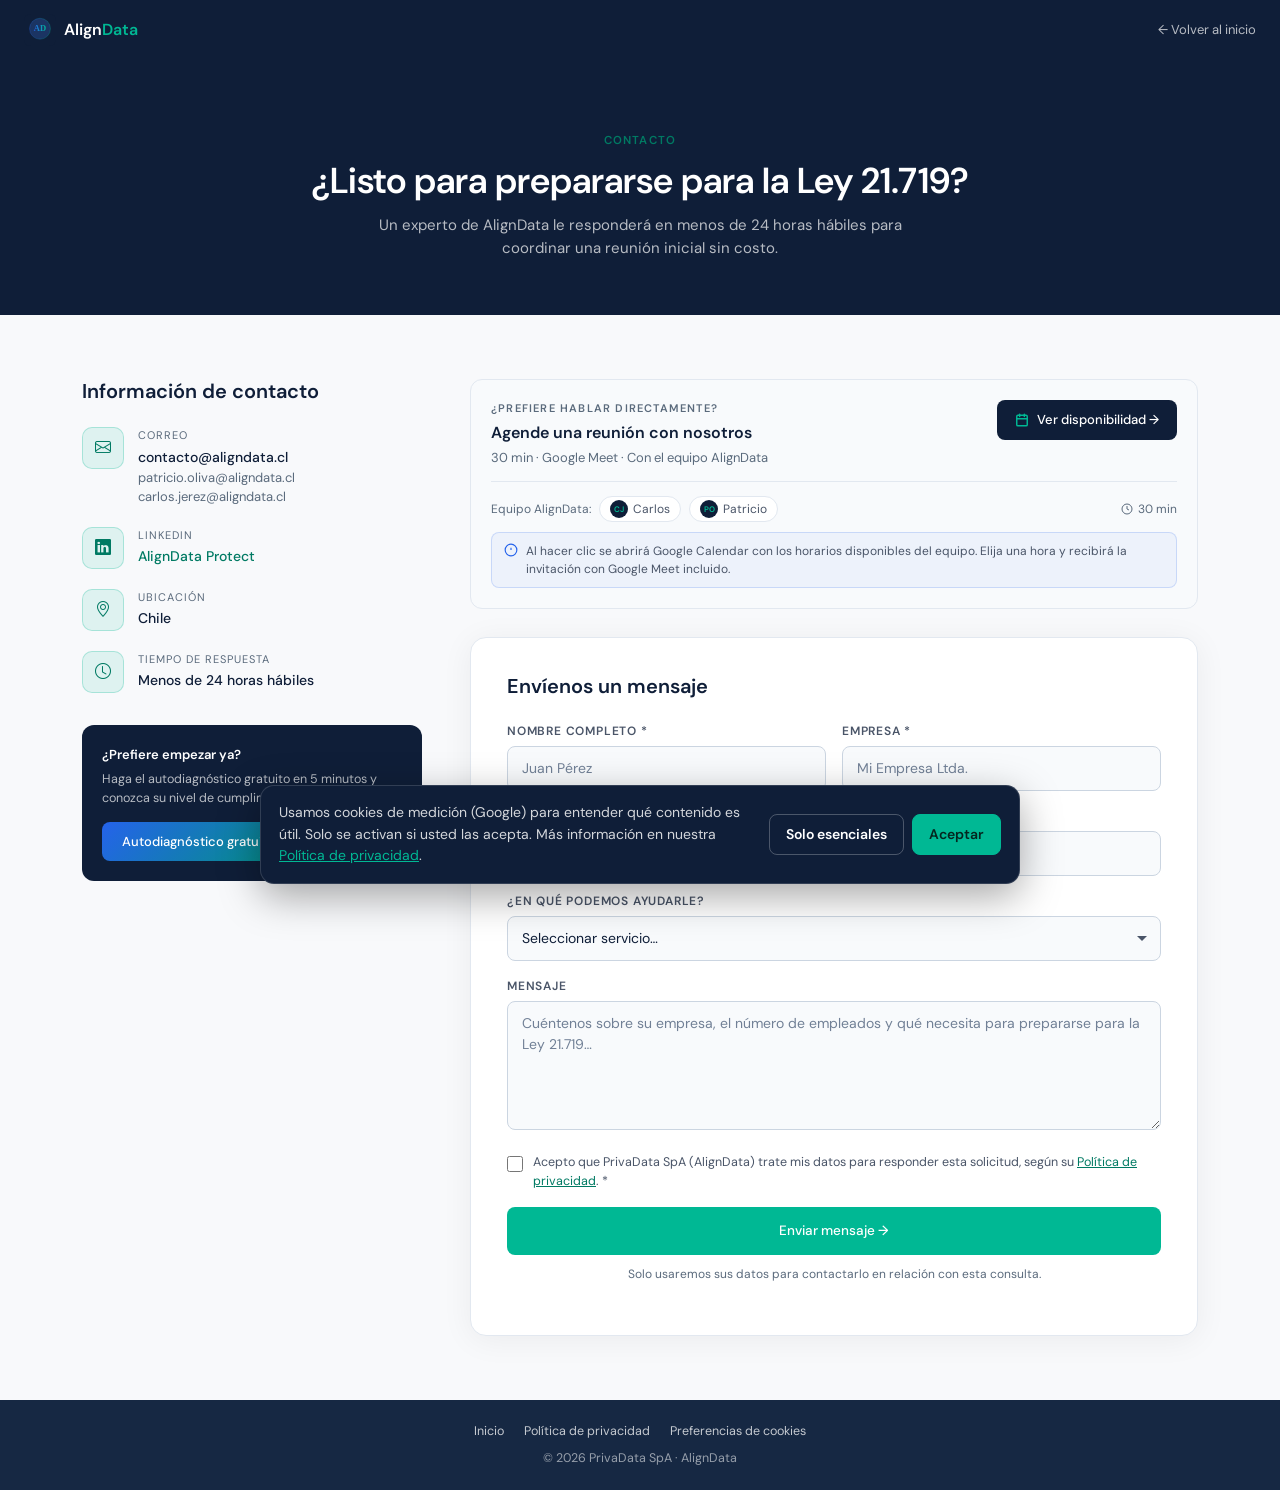
<file: Contacto.html>
<!DOCTYPE html>
<html lang="es">
<head>
  <meta charset="UTF-8">
  <meta name="viewport" content="width=device-width, initial-scale=1.0">
  <title>Contacto — AlignData | Cumplimiento Ley 21.719 Chile</title>
  <meta name="description" content="Contáctenos para coordinar una reunión inicial sin costo. AlignData ayuda a empresas chilenas a prepararse para la Ley 21.719 de Protección de Datos Personales.">
  <link rel="canonical" href="https://aligndata.cl/Contacto.html">
  <meta property="og:type" content="website">
  <meta property="og:url" content="https://aligndata.cl/Contacto.html">
  <meta property="og:title" content="Contacto — AlignData">
  <meta property="og:description" content="Coordine una reunión inicial sin costo con el equipo de AlignData.">
  <meta property="og:image" content="https://aligndata.cl/og-image.png">
  <meta property="og:locale" content="es_CL">
  <link href="https://cdn.jsdelivr.net/npm/bootstrap@5.3.3/dist/css/bootstrap.min.css" rel="stylesheet" integrity="sha384-QWTKZyjpPEjISv5WaRU9OFeRpok6YctnYmDr5pNlyT2bRjXh0JMhjY6hW+ALEwIH" crossorigin="anonymous">
  <link href="https://cdn.jsdelivr.net/npm/bootstrap-icons@1.11.3/font/bootstrap-icons.min.css" rel="stylesheet" integrity="sha384-XGjxtQfXaH2tnPFa9x+ruJTuLE3Aa6LhHSWRr1XeTyhezb4abCG4ccI5AkVDxqC+" crossorigin="anonymous">
  <link rel="preconnect" href="https://fonts.googleapis.com">
  <link rel="preconnect" href="https://fonts.gstatic.com" crossorigin>
  <link href="https://fonts.googleapis.com/css2?family=DM+Sans:ital,opsz,wght@0,9..40,300;0,9..40,400;0,9..40,500;0,9..40,600;1,9..40,300&display=swap" rel="stylesheet">
  <link rel="stylesheet" href="styles.css">
  <link rel="icon" type="image/x-icon" href="favicon.ico">
  <link rel="icon" type="image/png" sizes="32x32" href="favicon-32x32.png">
  <link rel="apple-touch-icon" sizes="180x180" href="apple-touch-icon.png">
  <meta name="theme-color" content="#0F1E38">
  <style>
    .ct-top { background:var(--ad-navy); padding:14px 24px; display:flex; align-items:center; justify-content:space-between; }
    .ct-top a { text-decoration:none; }
    .ct-brand { color:#fff; font-size:16px; font-weight:600; display:flex; align-items:center; gap:8px; }
    .ct-brand span span { color:var(--ad-teal); }
    .ct-back { color:rgba(255,255,255,.7); font-size:13px; }
    .ct-back:hover { color:#fff; }
    .ct-hero { background:var(--ad-navy); padding:72px 0 56px; }
    .ct-form-card { background:#fff; border:1px solid #e2e8f0; border-radius:16px; padding:36px; box-shadow:0 4px 32px rgba(0,0,0,.06); }
    .ct-label { display:block; font-size:12px; font-weight:600; text-transform:uppercase; letter-spacing:.8px; color:#4a5568; margin-bottom:6px; }
    .ct-input { width:100%; background:#f8fafc; border:1px solid #cbd5e1; border-radius:8px; color:#0F1E38; font-size:14px; padding:11px 14px; font-family:inherit; transition:border-color .15s; }
    .ct-input:focus { border-color:#00B894; background:#fff; outline:2px solid rgba(0,184,148,.25); outline-offset:0; }
    .ct-input::placeholder { color:#718096; }
    .ct-input[aria-invalid="true"] { border-color:#c0392b; }
    textarea.ct-input { resize:vertical; min-height:110px; }
    select.ct-input { appearance:none; background-image:url("data:image/svg+xml,%3Csvg xmlns='http://www.w3.org/2000/svg' width='12' height='12' viewBox='0 0 12 12'%3E%3Cpath fill='%234a5568' d='M6 8L1 3h10z'/%3E%3C/svg%3E"); background-repeat:no-repeat; background-position:right 12px center; padding-right:36px; }
    .ct-info-item { display:flex; align-items:flex-start; gap:14px; margin-bottom:20px; }
    .ct-info-icon { width:42px; height:42px; border-radius:10px; background:rgba(0,184,148,.1); border:1px solid rgba(0,184,148,.25); display:flex; align-items:center; justify-content:center; color:#007a63; font-size:16px; flex-shrink:0; }
    .ct-info-label { font-size:11px; text-transform:uppercase; letter-spacing:1px; color:#5a6a7c; margin-bottom:3px; }
    .ct-info-val { font-size:14px; color:#0F1E38; font-weight:500; }
    .ct-info-val a { color:inherit; text-decoration:none; }
    .ct-info-val a:hover { text-decoration:underline; }
    .ct-info-val--soft { font-size:13px; color:#5a6a7c; font-weight:400; }
    .ct-error { color:#b03a2e; font-size:13px; margin-bottom:10px; }
    .ct-consent { display:flex; gap:10px; align-items:flex-start; font-size:12.5px; color:#4a5568; line-height:1.5; }
    .ct-consent input { margin-top:3px; width:16px; height:16px; flex-shrink:0; accent-color:#00B894; }
    .ct-consent a { color:#007a63; }
    .ct-privacy { font-size:12px; color:#5a6a7c; text-align:center; margin-top:10px; }
    .ct-hp { position:absolute; left:-9999px; width:1px; height:1px; overflow:hidden; }
    .ct-meet-card { background:#f8fafc; border:1px solid #e2e8f0; border-radius:12px; padding:20px; margin-bottom:28px; }
    .ct-meet-header { display:flex; align-items:flex-start; justify-content:space-between; gap:16px; flex-wrap:wrap; }
    .ct-meet-eyebrow { font-size:11px; font-weight:600; text-transform:uppercase; letter-spacing:1.2px; color:#5a6a7c; margin-bottom:4px; }
    .ct-meet-title { font-size:16px; font-weight:600; color:#0F1E38; margin-bottom:3px; }
    .ct-meet-sub { font-size:13px; color:#5a6a7c; margin:0; }
    .ct-meet-btn { background:#0F1E38; border:none; color:#fff; padding:10px 18px; border-radius:8px; font-size:13px; font-weight:500; white-space:nowrap; display:inline-flex; align-items:center; gap:8px; flex-shrink:0; text-decoration:none; }
    .ct-meet-btn:hover { opacity:.88; color:#fff; }
    .ct-meet-footer { margin-top:14px; padding-top:14px; border-top:1px solid #e2e8f0; display:flex; align-items:center; gap:8px; flex-wrap:wrap; }
    .ct-meet-label { font-size:12px; color:#5a6a7c; }
    .ct-meet-pill { display:inline-flex; align-items:center; gap:5px; background:#fff; border:1px solid #e2e8f0; border-radius:20px; padding:3px 10px; font-size:12px; color:#4a5568; }
    .ct-meet-avatar { width:18px; height:18px; border-radius:50%; background:#0F1E38; display:flex; align-items:center; justify-content:center; font-size:8px; color:#00B894; font-weight:600; flex-shrink:0; }
    .ct-meet-duration { margin-left:auto; display:inline-flex; align-items:center; gap:5px; font-size:12px; color:#5a6a7c; }
    .ct-meet-info { display:flex; gap:8px; align-items:flex-start; background:rgba(37,99,235,.05); border:1px solid rgba(37,99,235,.18); border-radius:8px; padding:9px 12px; margin-top:10px; }
    .ct-meet-info p { font-size:12px; color:#4a5568; margin:0; line-height:1.5; }
    .ct-foot { background:#162843; padding:22px 24px; text-align:center; font-size:12.5px; color:rgba(255,255,255,.55); }
    .ct-foot a { color:rgba(255,255,255,.75); text-decoration:none; margin:0 10px; }
    .ct-foot a:hover { color:#00B894; }
  </style>
</head>
<body>
  <a class="ad-skip" href="#contenido">Saltar al contenido</a>

  <header class="ct-top">
    <a href="index.html" class="ct-brand" aria-label="AlignData — inicio">
      <svg width="32" height="32" viewBox="0 0 300 300" xmlns="http://www.w3.org/2000/svg" aria-hidden="true">
        <defs><linearGradient id="ct-ga" x1="0%" y1="0%" x2="100%" y2="0%"><stop offset="0%" stop-color="#2563EB"/><stop offset="100%" stop-color="#00B894"/></linearGradient></defs>
        <rect width="300" height="300" rx="60" fill="#0F1E38"/>
        <circle cx="150" cy="138" r="98" fill="rgba(30,58,110,0.8)"/>
        <circle cx="150" cy="138" r="98" fill="none" stroke="url(#ct-ga)" stroke-width="2.5"/>
        <text x="150" y="158" text-anchor="middle" font-family="Georgia,serif" font-weight="bold" font-size="80" fill="url(#ct-ga)">AD</text>
      </svg>
      <span>Align<span>Data</span></span>
    </a>
    <a href="index.html" class="ct-back">← Volver al inicio</a>
  </header>

  <main id="contenido">
  <section class="ct-hero">
    <div class="container-xl text-center">
      <p class="ad-eyebrow">Contacto</p>
      <h1 style="font-size:36px;font-weight:600;color:#fff;margin-bottom:12px;">¿Listo para prepararse para la Ley 21.719?</h1>
      <p style="font-size:15px;color:rgba(255,255,255,.7);max-width:540px;margin:0 auto;">Un experto de AlignData le responderá en menos de 24 horas hábiles para coordinar una reunión inicial sin costo.</p>
    </div>
  </section>

  <section style="background:#f8f9fb;padding:64px 0;">
    <div class="container-xl">
      <div class="row g-5 align-items-start">

        <div class="col-lg-4">
          <h2 style="font-size:20px;font-weight:600;color:#0F1E38;margin-bottom:24px;">Información de contacto</h2>
          <div class="ct-info-item">
            <div class="ct-info-icon"><i class="bi bi-envelope" aria-hidden="true"></i></div>
            <div>
              <div class="ct-info-label">Correo</div>
              <div class="ct-info-val"><a href="mailto:contacto@aligndata.cl">contacto@aligndata.cl</a></div>
              <div class="ct-info-val ct-info-val--soft"><a href="mailto:patricio.oliva@aligndata.cl">patricio.oliva@aligndata.cl</a></div>
              <div class="ct-info-val ct-info-val--soft"><a href="mailto:carlos.jerez@aligndata.cl">carlos.jerez@aligndata.cl</a></div>
            </div>
          </div>
          <div class="ct-info-item">
            <div class="ct-info-icon"><i class="bi bi-linkedin" aria-hidden="true"></i></div>
            <div>
              <div class="ct-info-label">LinkedIn</div>
              <div class="ct-info-val"><a href="https://www.linkedin.com/company/aligndata-protect/" target="_blank" rel="noopener" style="color:#007a63;">AlignData Protect</a></div>
            </div>
          </div>
          <div class="ct-info-item">
            <div class="ct-info-icon"><i class="bi bi-geo-alt" aria-hidden="true"></i></div>
            <div><div class="ct-info-label">Ubicación</div><div class="ct-info-val">Chile</div></div>
          </div>
          <div class="ct-info-item">
            <div class="ct-info-icon"><i class="bi bi-clock" aria-hidden="true"></i></div>
            <div><div class="ct-info-label">Tiempo de respuesta</div><div class="ct-info-val">Menos de 24 horas hábiles</div></div>
          </div>
          <div style="background:#0F1E38;border-radius:12px;padding:20px;margin-top:32px;">
            <p style="font-size:13px;font-weight:600;color:#fff;margin-bottom:6px;">¿Prefiere empezar ya?</p>
            <p style="font-size:12.5px;color:rgba(255,255,255,.7);margin-bottom:14px;">Haga el autodiagnóstico gratuito en 5 minutos y conozca su nivel de cumplimiento referencial.</p>
            <a href="assessment-d360.html" style="display:inline-block;background:linear-gradient(135deg,#2563EB,#00957a);color:#fff;font-size:13px;font-weight:500;padding:10px 20px;border-radius:8px;text-decoration:none;">Autodiagnóstico gratuito →</a>
          </div>
        </div>

        <div class="col-lg-8">

          <div class="ct-meet-card">
            <div class="ct-meet-header">
              <div>
                <p class="ct-meet-eyebrow">¿Prefiere hablar directamente?</p>
                <p class="ct-meet-title">Agende una reunión con nosotros</p>
                <p class="ct-meet-sub">30 min · Google Meet · Con el equipo AlignData</p>
              </div>
              <a href="https://calendar.app.google/6MXvAUtuqaxMHwdg7" target="_blank" rel="noopener" class="ct-meet-btn">
                <svg width="14" height="14" viewBox="0 0 24 24" fill="none" stroke="#00B894" stroke-width="2.5" stroke-linecap="round" stroke-linejoin="round" aria-hidden="true"><rect x="3" y="4" width="18" height="18" rx="2"/><line x1="16" y1="2" x2="16" y2="6"/><line x1="8" y1="2" x2="8" y2="6"/><line x1="3" y1="10" x2="21" y2="10"/></svg>
                Ver disponibilidad →
              </a>
            </div>
            <div class="ct-meet-footer">
              <span class="ct-meet-label">Equipo AlignData:</span>
              <span class="ct-meet-pill"><span class="ct-meet-avatar" aria-hidden="true">CJ</span>Carlos</span>
              <span class="ct-meet-pill"><span class="ct-meet-avatar" aria-hidden="true">PO</span>Patricio</span>
              <span class="ct-meet-duration"><svg width="12" height="12" viewBox="0 0 24 24" fill="none" stroke="currentColor" stroke-width="2" aria-hidden="true"><circle cx="12" cy="12" r="10"/><polyline points="12 6 12 12 16 14"/></svg>30 min</span>
            </div>
            <div class="ct-meet-info">
              <svg width="14" height="14" viewBox="0 0 24 24" fill="none" stroke="#2563EB" stroke-width="2" style="flex-shrink:0;margin-top:1px;" aria-hidden="true"><circle cx="12" cy="12" r="10"/><line x1="12" y1="8" x2="12" y2="12"/><line x1="12" y1="16" x2="12.01" y2="16"/></svg>
              <p>Al hacer clic se abrirá Google Calendar con los horarios disponibles del equipo. Elija una hora y recibirá la invitación con Google Meet incluido.</p>
            </div>
          </div>

          <div class="ct-form-card">
            <form id="ctForm" novalidate>
              <h2 style="font-size:20px;font-weight:600;color:#0F1E38;margin-bottom:24px;">Envíenos un mensaje</h2>
              <div class="row g-3">
                <div class="col-md-6">
                  <label class="ct-label" for="ctNombre">Nombre completo *</label>
                  <input type="text" id="ctNombre" class="ct-input" placeholder="Juan Pérez" autocomplete="name" required>
                </div>
                <div class="col-md-6">
                  <label class="ct-label" for="ctEmpresa">Empresa *</label>
                  <input type="text" id="ctEmpresa" class="ct-input" placeholder="Mi Empresa Ltda." autocomplete="organization" required>
                </div>
                <div class="col-md-6">
                  <label class="ct-label" for="ctCorreo">Correo electrónico *</label>
                  <input type="email" id="ctCorreo" class="ct-input" placeholder="juan@empresa.cl" autocomplete="email" required>
                </div>
                <div class="col-md-6">
                  <label class="ct-label" for="ctTelefono">Teléfono</label>
                  <input type="tel" id="ctTelefono" class="ct-input" placeholder="+56 9 1234 5678" autocomplete="tel">
                </div>
                <div class="col-12">
                  <label class="ct-label" for="ctServicio">¿En qué podemos ayudarle?</label>
                  <select id="ctServicio" class="ct-input">
                    <option value="">Seleccionar servicio…</option>
                    <option value="d360">D360° Assessment (diagnóstico)</option>
                    <option value="protect">AlignData Protect™ (Portal ARCOP)</option>
                    <option value="dpo">DPO Externo</option>
                    <option value="legal">Asesoría legal</option>
                    <option value="general">Consulta general Ley 21.719</option>
                    <option value="otro">Otro</option>
                  </select>
                </div>
                <div class="col-12">
                  <label class="ct-label" for="ctMensaje">Mensaje</label>
                  <textarea id="ctMensaje" class="ct-input" rows="5" placeholder="Cuéntenos sobre su empresa, el número de empleados y qué necesita para prepararse para la Ley 21.719…"></textarea>
                </div>
                <div class="ct-hp" aria-hidden="true"><label for="ctWeb">No complete este campo</label><input type="text" id="ctWeb" name="web" tabindex="-1" autocomplete="off"></div>
                <div class="col-12">
                  <label class="ct-consent" for="ctConsent">
                    <input type="checkbox" id="ctConsent" required>
                    <span>Acepto que PrivaData SpA (AlignData) trate mis datos para responder esta solicitud, según su <a href="privacidad.html" target="_blank" rel="noopener">Política de privacidad</a>. *</span>
                  </label>
                </div>
                <div class="col-12">
                  <div id="ctError" class="ct-error" role="alert" hidden></div>
                  <button type="submit" id="ctSubmit" class="btn ad-btn-teal w-100" style="padding:14px;">Enviar mensaje →</button>
                  <p class="ct-privacy">Solo usaremos sus datos para contactarlo en relación con esta consulta.</p>
                </div>
              </div>
            </form>
            <div id="ctSuccess" role="status" tabindex="-1" hidden style="text-align:center;padding:48px 20px;">
              <div style="font-size:56px;margin-bottom:20px;" aria-hidden="true">✅</div>
              <h3 style="color:#0F1E38;font-size:22px;margin-bottom:10px;">¡Mensaje enviado!</h3>
              <p style="color:#4a5568;font-size:15px;line-height:1.6;max-width:400px;margin:0 auto 24px;">Un experto de AlignData revisará su consulta y se contactará en menos de 24 horas hábiles.</p>
              <a href="index.html" style="display:inline-block;background:linear-gradient(135deg,#2563EB,#00957a);color:#fff;font-size:14px;padding:12px 28px;border-radius:8px;text-decoration:none;">Volver al inicio →</a>
            </div>
          </div>

        </div>
      </div>
    </div>
  </section>
  </main>

  <footer class="ct-foot">
    <a href="index.html">Inicio</a><a href="privacidad.html">Política de privacidad</a><a href="#" data-consent-open>Preferencias de cookies</a>
    <div style="margin-top:8px;">© 2026 PrivaData SpA · AlignData</div>
  </footer>

  <script src="site-config.js"></script>
  <script src="forms.js"></script>
  <script src="consent.js"></script>
  <script>
  (function () {
    var $ = function (id) { return document.getElementById(id); };
    var LABELS = { d360: 'D360° Assessment (diagnóstico)', protect: 'AlignData Protect™ (Portal ARCOP)', dpo: 'DPO Externo', legal: 'Asesoría legal', general: 'Consulta general Ley 21.719', otro: 'Otro' };
    var PLANES = { inicia: 'D360° Inicia', evalua: 'D360° Evalúa', acompana: 'D360° Acompaña', implementa: 'D360° Implementa', combo: 'el Combo D360° Inicia + Evalúa' };
    var form = $('ctForm'), err = $('ctError'), btn = $('ctSubmit');

    // Preselección desde los botones de la home: Contacto.html?servicio=d360&plan=evalua
    var qs = new URLSearchParams(location.search);
    var s = qs.get('servicio'), p = qs.get('plan');
    if (s && LABELS[s]) $('ctServicio').value = s;
    if (p && PLANES[p] && !$('ctMensaje').value) $('ctMensaje').value = 'Me interesa cotizar ' + PLANES[p] + '.\n\n';

    function fail(msg, field) {
      err.textContent = msg; err.hidden = false;
      if (field) { field.setAttribute('aria-invalid', 'true'); field.focus(); }
    }
    ['ctNombre', 'ctEmpresa', 'ctCorreo'].forEach(function (id) {
      $(id).addEventListener('input', function () { this.removeAttribute('aria-invalid'); });
    });

    form.addEventListener('submit', function (e) {
      e.preventDefault();
      err.hidden = true;
      var nombre = $('ctNombre').value.trim(), empresa = $('ctEmpresa').value.trim(), correo = $('ctCorreo').value.trim();
      if (!nombre) return fail('Por favor ingrese su nombre.', $('ctNombre'));
      if (!empresa) return fail('Por favor ingrese su empresa.', $('ctEmpresa'));
      if (!ADForms.isEmail(correo)) return fail('Por favor ingrese un correo válido.', $('ctCorreo'));
      if (!$('ctConsent').checked) return fail('Debe aceptar el tratamiento de sus datos para poder enviar el mensaje.', $('ctConsent'));

      btn.disabled = true; btn.textContent = 'Enviando…';
      ADForms.send({
        tipo: 'contacto', nombre: nombre, empresa: empresa, correo: correo,
        telefono: $('ctTelefono').value.trim(),
        servicio: LABELS[$('ctServicio').value] || '',
        mensaje: $('ctMensaje').value.trim()
      }, $('ctWeb').value).then(function () {
        if (window.adTrack) window.adTrack('generate_lead', { form: 'contacto' });
        form.hidden = true;
        $('ctSuccess').hidden = false;
        $('ctSuccess').focus();
      }).catch(function (e2) {
        btn.disabled = false; btn.textContent = 'Enviar mensaje →';
        fail(ADForms.errorMessage(e2));
      });
    });
  })();
  </script>
</body>
</html>
</file>
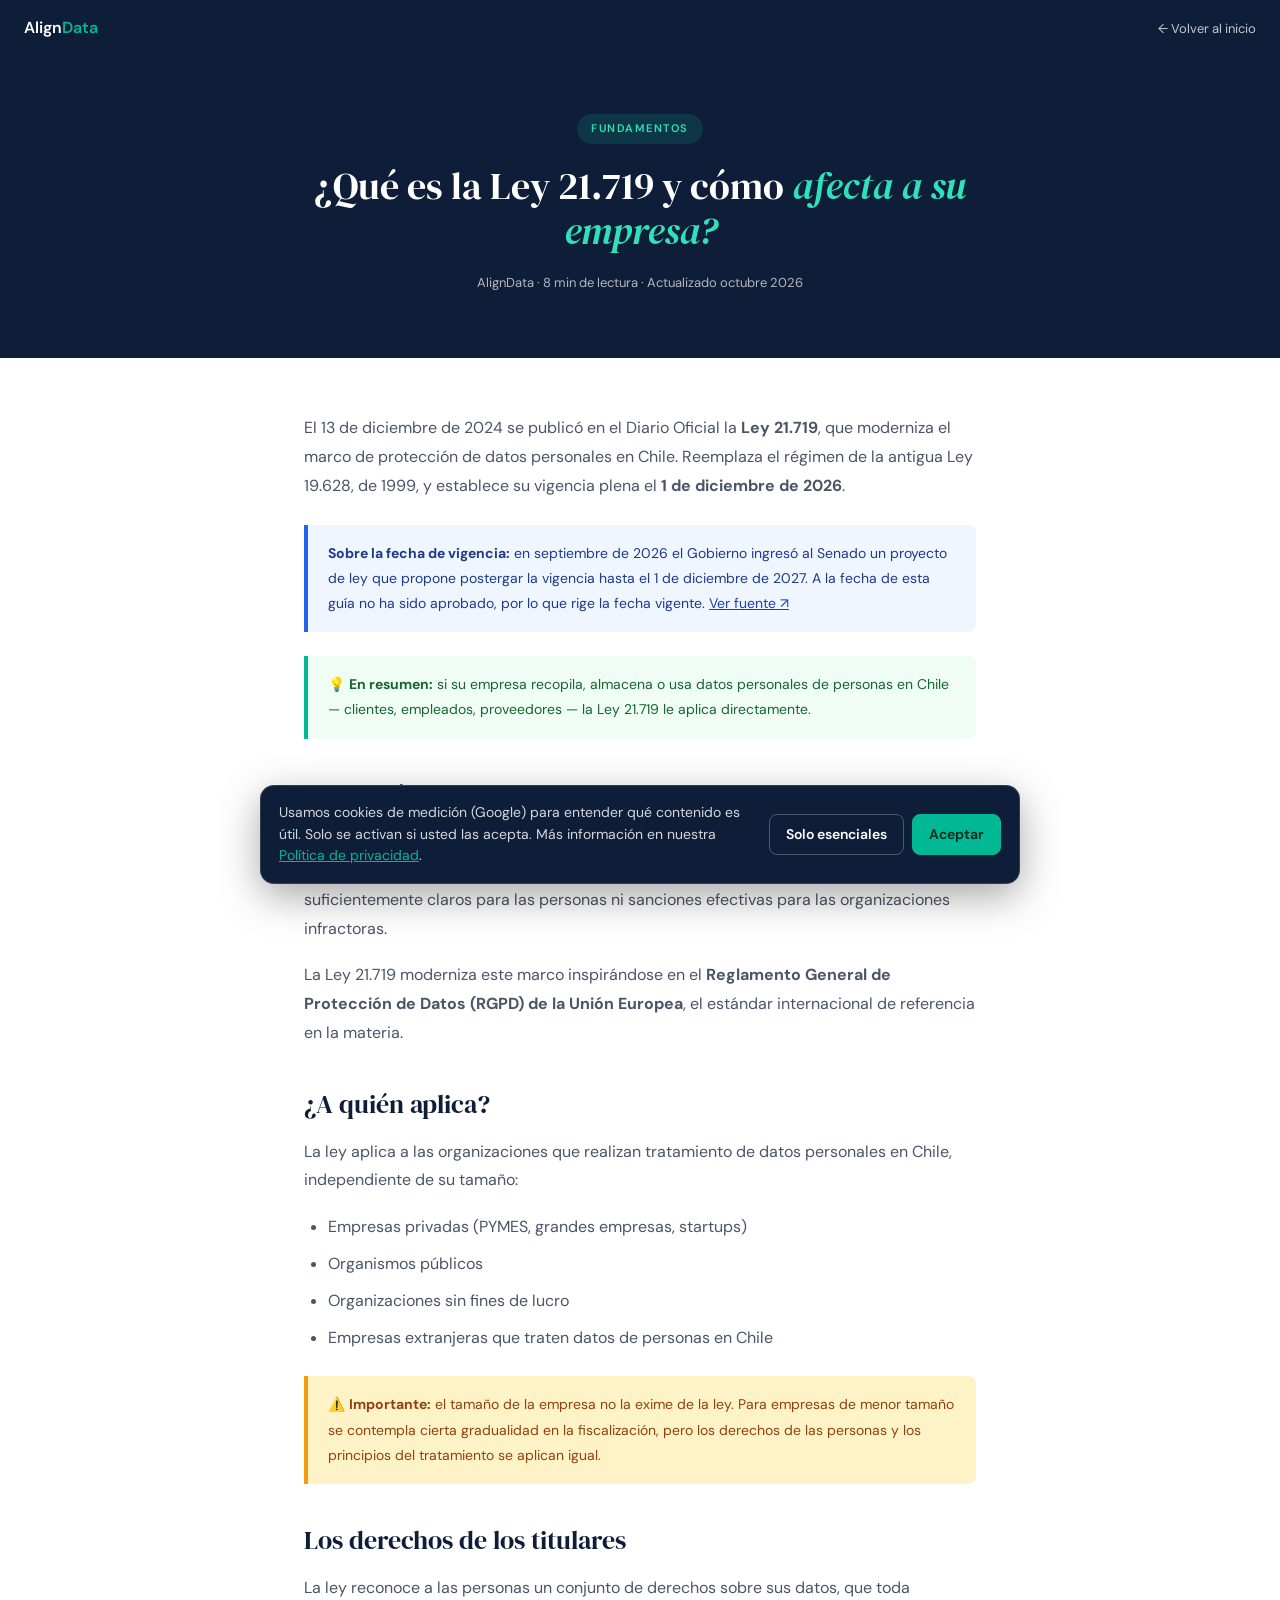
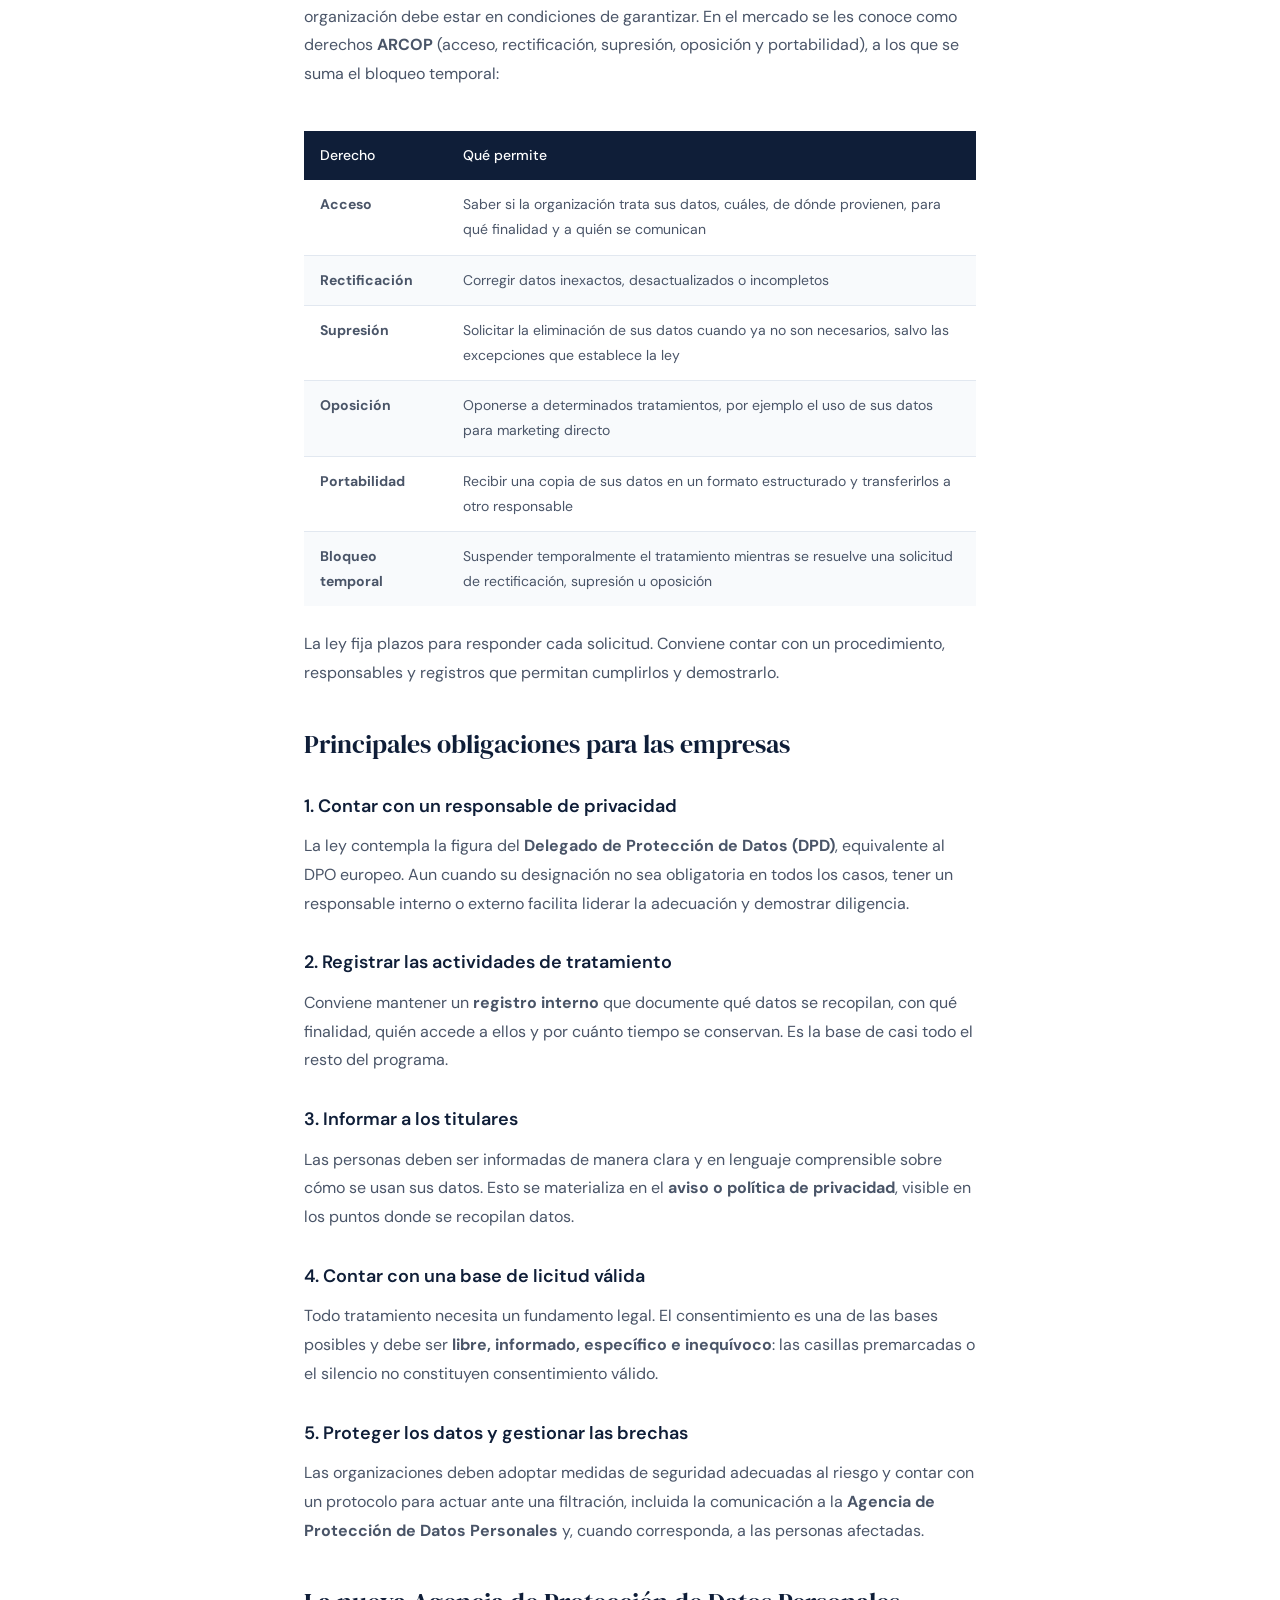
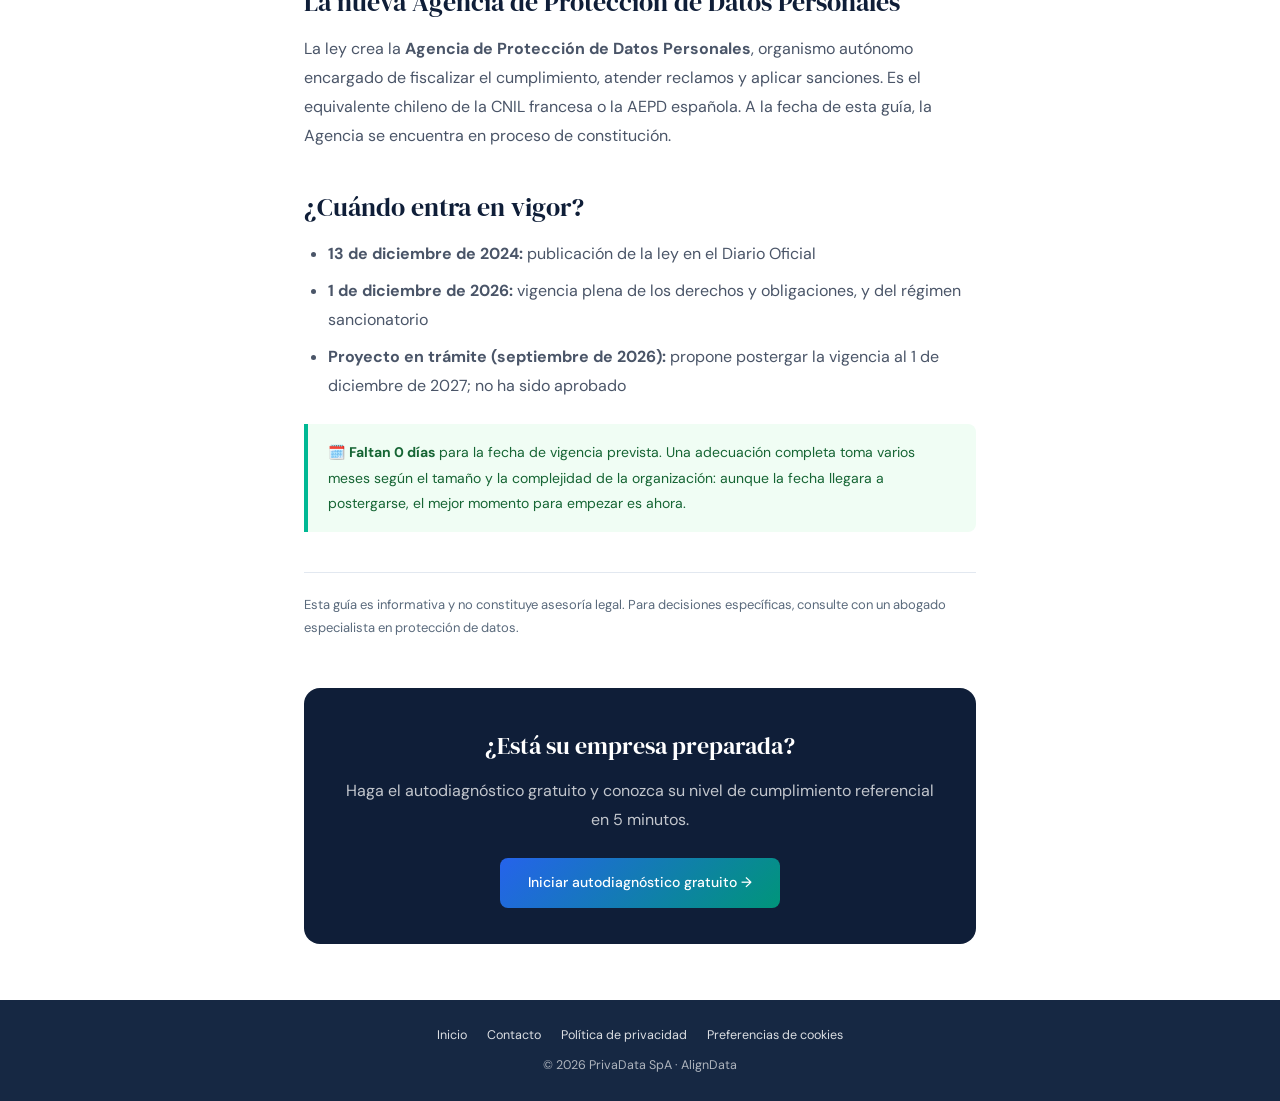
<file: ley-21719-que-es.html>
<!DOCTYPE html>
<html lang="es">
<head>
<meta charset="UTF-8">
<meta name="viewport" content="width=device-width, initial-scale=1.0">
<title>¿Qué es la Ley 21.719 y cómo afecta a mi empresa en Chile? — AlignData</title>
<meta name="description" content="Guía sobre la Ley 21.719 de Protección de Datos Personales en Chile: a quién aplica, derechos de los titulares, obligaciones de las empresas, fecha de vigencia y primeros pasos para adecuarse.">
<meta name="author" content="AlignData — PrivaData SpA">
<meta name="robots" content="index, follow, max-snippet:-1, max-image-preview:large, max-video-preview:-1">
<link rel="canonical" href="https://aligndata.cl/ley-21719-que-es.html">
<meta property="og:type" content="article">
<meta property="og:url" content="https://aligndata.cl/ley-21719-que-es.html">
<meta property="og:title" content="¿Qué es la Ley 21.719 y cómo afecta a mi empresa en Chile?">
<meta property="og:description" content="Todo lo que necesita saber sobre la nueva ley de protección de datos personales en Chile: obligaciones, derechos de los titulares y fecha de vigencia.">
<meta property="og:image" content="https://aligndata.cl/og-image.png">
<meta property="og:image:width" content="1200">
<meta property="og:image:height" content="630">
<meta property="og:locale" content="es_CL">
<meta property="og:site_name" content="AlignData">
<meta name="twitter:card" content="summary_large_image">
<meta name="twitter:title" content="¿Qué es la Ley 21.719 y cómo afecta a mi empresa en Chile?">
<meta name="twitter:description" content="Obligaciones, derechos de los titulares y fecha de vigencia de la nueva ley de datos personales de Chile.">
<meta name="twitter:image" content="https://aligndata.cl/og-image.png">
<script type="application/ld+json">
{"@context":"https://schema.org","@type":"Article","headline":"¿Qué es la Ley 21.719 y cómo afecta a mi empresa en Chile?","description":"Guía sobre la Ley 21.719 de Protección de Datos Personales en Chile: a quién aplica, derechos de los titulares y obligaciones de las empresas.","author":{"@type":"Organization","name":"AlignData","url":"https://aligndata.cl"},"publisher":{"@type":"Organization","name":"AlignData","url":"https://aligndata.cl","logo":{"@type":"ImageObject","url":"https://aligndata.cl/favicon-192x192.png"}},"image":"https://aligndata.cl/og-image.png","datePublished":"2026-03-01","dateModified":"2026-10-06","inLanguage":"es-CL","mainEntityOfPage":"https://aligndata.cl/ley-21719-que-es.html"}
</script>
<link rel="preconnect" href="https://fonts.googleapis.com">
<link rel="preconnect" href="https://fonts.gstatic.com" crossorigin>
<link href="https://fonts.googleapis.com/css2?family=DM+Sans:wght@300;400;500;600;700&family=DM+Serif+Display:ital@0;1&display=swap" rel="stylesheet">
<link rel="stylesheet" href="article.css">
<link rel="icon" type="image/x-icon" href="favicon.ico">
<link rel="icon" type="image/png" sizes="32x32" href="favicon-32x32.png">
<link rel="apple-touch-icon" sizes="180x180" href="apple-touch-icon.png">
<link rel="icon" type="image/png" sizes="192x192" href="favicon-192x192.png">
<meta name="theme-color" content="#0F1E38">
</head>
<body>
<a class="skip" href="#contenido">Saltar al contenido</a>

<header class="topbar">
  <a class="topbar-logo" href="index.html">Align<span>Data</span></a>
  <a class="topbar-back" href="index.html">← Volver al inicio</a>
</header>

<div class="hero-article">
  <div class="article-tag">Fundamentos</div>
  <h1 class="article-h1">¿Qué es la Ley 21.719 y cómo <em>afecta a su empresa?</em></h1>
  <div class="article-meta">AlignData · 8 min de lectura · Actualizado octubre 2026</div>
</div>

<main class="article-body" id="contenido">

  <p>El 13 de diciembre de 2024 se publicó en el Diario Oficial la <strong>Ley 21.719</strong>, que moderniza el marco de protección de datos personales en Chile. Reemplaza el régimen de la antigua Ley 19.628, de 1999, y establece su vigencia plena el <strong>1 de diciembre de 2026</strong>.</p>

  <div class="notice" data-postponement><p><strong>Sobre la fecha de vigencia:</strong> en septiembre de 2026 el Gobierno ingresó al Senado un proyecto de ley que propone postergar la vigencia hasta el 1 de diciembre de 2027. A la fecha de esta guía no ha sido aprobado, por lo que rige la fecha vigente. <a href="https://www.garrigues.com/es_ES/noticia/chile-ejecutivo-presenta-proyecto-postergar-entrada-vigor-nueva-ley-proteccion-datos" target="_blank" rel="noopener">Ver fuente ↗</a></p></div>

  <div class="highlight"><p>💡 <strong>En resumen:</strong> si su empresa recopila, almacena o usa datos personales de personas en Chile — clientes, empleados, proveedores — la Ley 21.719 le aplica directamente.</p></div>

  <h2>¿Por qué se necesitaba esta ley?</h2>
  <p>La Ley 19.628 tenía más de 25 años y no contemplaba la realidad digital actual. No regulaba el tratamiento de datos en aplicaciones móviles, no establecía derechos suficientemente claros para las personas ni sanciones efectivas para las organizaciones infractoras.</p>
  <p>La Ley 21.719 moderniza este marco inspirándose en el <strong>Reglamento General de Protección de Datos (RGPD) de la Unión Europea</strong>, el estándar internacional de referencia en la materia.</p>

  <h2>¿A quién aplica?</h2>
  <p>La ley aplica a las organizaciones que realizan tratamiento de datos personales en Chile, independiente de su tamaño:</p>
  <ul>
    <li>Empresas privadas (PYMES, grandes empresas, startups)</li>
    <li>Organismos públicos</li>
    <li>Organizaciones sin fines de lucro</li>
    <li>Empresas extranjeras que traten datos de personas en Chile</li>
  </ul>
  <div class="warning"><p>⚠️ <strong>Importante:</strong> el tamaño de la empresa no la exime de la ley. Para empresas de menor tamaño se contempla cierta gradualidad en la fiscalización, pero los derechos de las personas y los principios del tratamiento se aplican igual.</p></div>

  <h2>Los derechos de los titulares</h2>
  <p>La ley reconoce a las personas un conjunto de derechos sobre sus datos, que toda organización debe estar en condiciones de garantizar. En el mercado se les conoce como derechos <strong>ARCOP</strong> (acceso, rectificación, supresión, oposición y portabilidad), a los que se suma el bloqueo temporal:</p>

  <div class="table-wrap">
  <table class="data-table">
    <thead><tr><th scope="col">Derecho</th><th scope="col">Qué permite</th></tr></thead>
    <tbody>
      <tr><td><strong>Acceso</strong></td><td>Saber si la organización trata sus datos, cuáles, de dónde provienen, para qué finalidad y a quién se comunican</td></tr>
      <tr><td><strong>Rectificación</strong></td><td>Corregir datos inexactos, desactualizados o incompletos</td></tr>
      <tr><td><strong>Supresión</strong></td><td>Solicitar la eliminación de sus datos cuando ya no son necesarios, salvo las excepciones que establece la ley</td></tr>
      <tr><td><strong>Oposición</strong></td><td>Oponerse a determinados tratamientos, por ejemplo el uso de sus datos para marketing directo</td></tr>
      <tr><td><strong>Portabilidad</strong></td><td>Recibir una copia de sus datos en un formato estructurado y transferirlos a otro responsable</td></tr>
      <tr><td><strong>Bloqueo temporal</strong></td><td>Suspender temporalmente el tratamiento mientras se resuelve una solicitud de rectificación, supresión u oposición</td></tr>
    </tbody>
  </table>
  </div>
  <p>La ley fija plazos para responder cada solicitud. Conviene contar con un procedimiento, responsables y registros que permitan cumplirlos y demostrarlo.</p>

  <h2>Principales obligaciones para las empresas</h2>
  <h3>1. Contar con un responsable de privacidad</h3>
  <p>La ley contempla la figura del <strong>Delegado de Protección de Datos (DPD)</strong>, equivalente al DPO europeo. Aun cuando su designación no sea obligatoria en todos los casos, tener un responsable interno o externo facilita liderar la adecuación y demostrar diligencia.</p>

  <h3>2. Registrar las actividades de tratamiento</h3>
  <p>Conviene mantener un <strong>registro interno</strong> que documente qué datos se recopilan, con qué finalidad, quién accede a ellos y por cuánto tiempo se conservan. Es la base de casi todo el resto del programa.</p>

  <h3>3. Informar a los titulares</h3>
  <p>Las personas deben ser informadas de manera clara y en lenguaje comprensible sobre cómo se usan sus datos. Esto se materializa en el <strong>aviso o política de privacidad</strong>, visible en los puntos donde se recopilan datos.</p>

  <h3>4. Contar con una base de licitud válida</h3>
  <p>Todo tratamiento necesita un fundamento legal. El consentimiento es una de las bases posibles y debe ser <strong>libre, informado, específico e inequívoco</strong>: las casillas premarcadas o el silencio no constituyen consentimiento válido.</p>

  <h3>5. Proteger los datos y gestionar las brechas</h3>
  <p>Las organizaciones deben adoptar medidas de seguridad adecuadas al riesgo y contar con un protocolo para actuar ante una filtración, incluida la comunicación a la <strong>Agencia de Protección de Datos Personales</strong> y, cuando corresponda, a las personas afectadas.</p>

  <h2>La nueva Agencia de Protección de Datos Personales</h2>
  <p>La ley crea la <strong>Agencia de Protección de Datos Personales</strong>, organismo autónomo encargado de fiscalizar el cumplimiento, atender reclamos y aplicar sanciones. Es el equivalente chileno de la CNIL francesa o la AEPD española. A la fecha de esta guía, la Agencia se encuentra en proceso de constitución.</p>

  <h2>¿Cuándo entra en vigor?</h2>
  <ul>
    <li><strong>13 de diciembre de 2024:</strong> publicación de la ley en el Diario Oficial</li>
    <li><strong>1 de diciembre de 2026:</strong> vigencia plena de los derechos y obligaciones, y del régimen sancionatorio</li>
    <li><strong>Proyecto en trámite (septiembre de 2026):</strong> propone postergar la vigencia al 1 de diciembre de 2027; no ha sido aprobado</li>
  </ul>

  <div class="highlight"><p>🗓️ <strong>Faltan <span data-cd="days">—</span> días</strong> para la fecha de vigencia prevista. Una adecuación completa toma varios meses según el tamaño y la complejidad de la organización: aunque la fecha llegara a postergarse, el mejor momento para empezar es ahora.</p></div>

  <p class="disclaimer">Esta guía es informativa y no constituye asesoría legal. Para decisiones específicas, consulte con un abogado especialista en protección de datos.</p>

  <div class="cta-box">
    <h3>¿Está su empresa preparada?</h3>
    <p>Haga el autodiagnóstico gratuito y conozca su nivel de cumplimiento referencial en 5 minutos.</p>
    <a href="assessment-d360.html" class="btn-cta">Iniciar autodiagnóstico gratuito →</a>
  </div>

</main>

<footer class="site-foot">
  <a href="index.html">Inicio</a><a href="Contacto.html">Contacto</a><a href="privacidad.html">Política de privacidad</a><a href="#" data-consent-open>Preferencias de cookies</a>
  <div style="margin-top:8px;">© 2026 PrivaData SpA · AlignData</div>
</footer>

<script src="site-config.js"></script>
<script src="site.js"></script>
<script src="consent.js"></script>
</body>
</html>
</file>
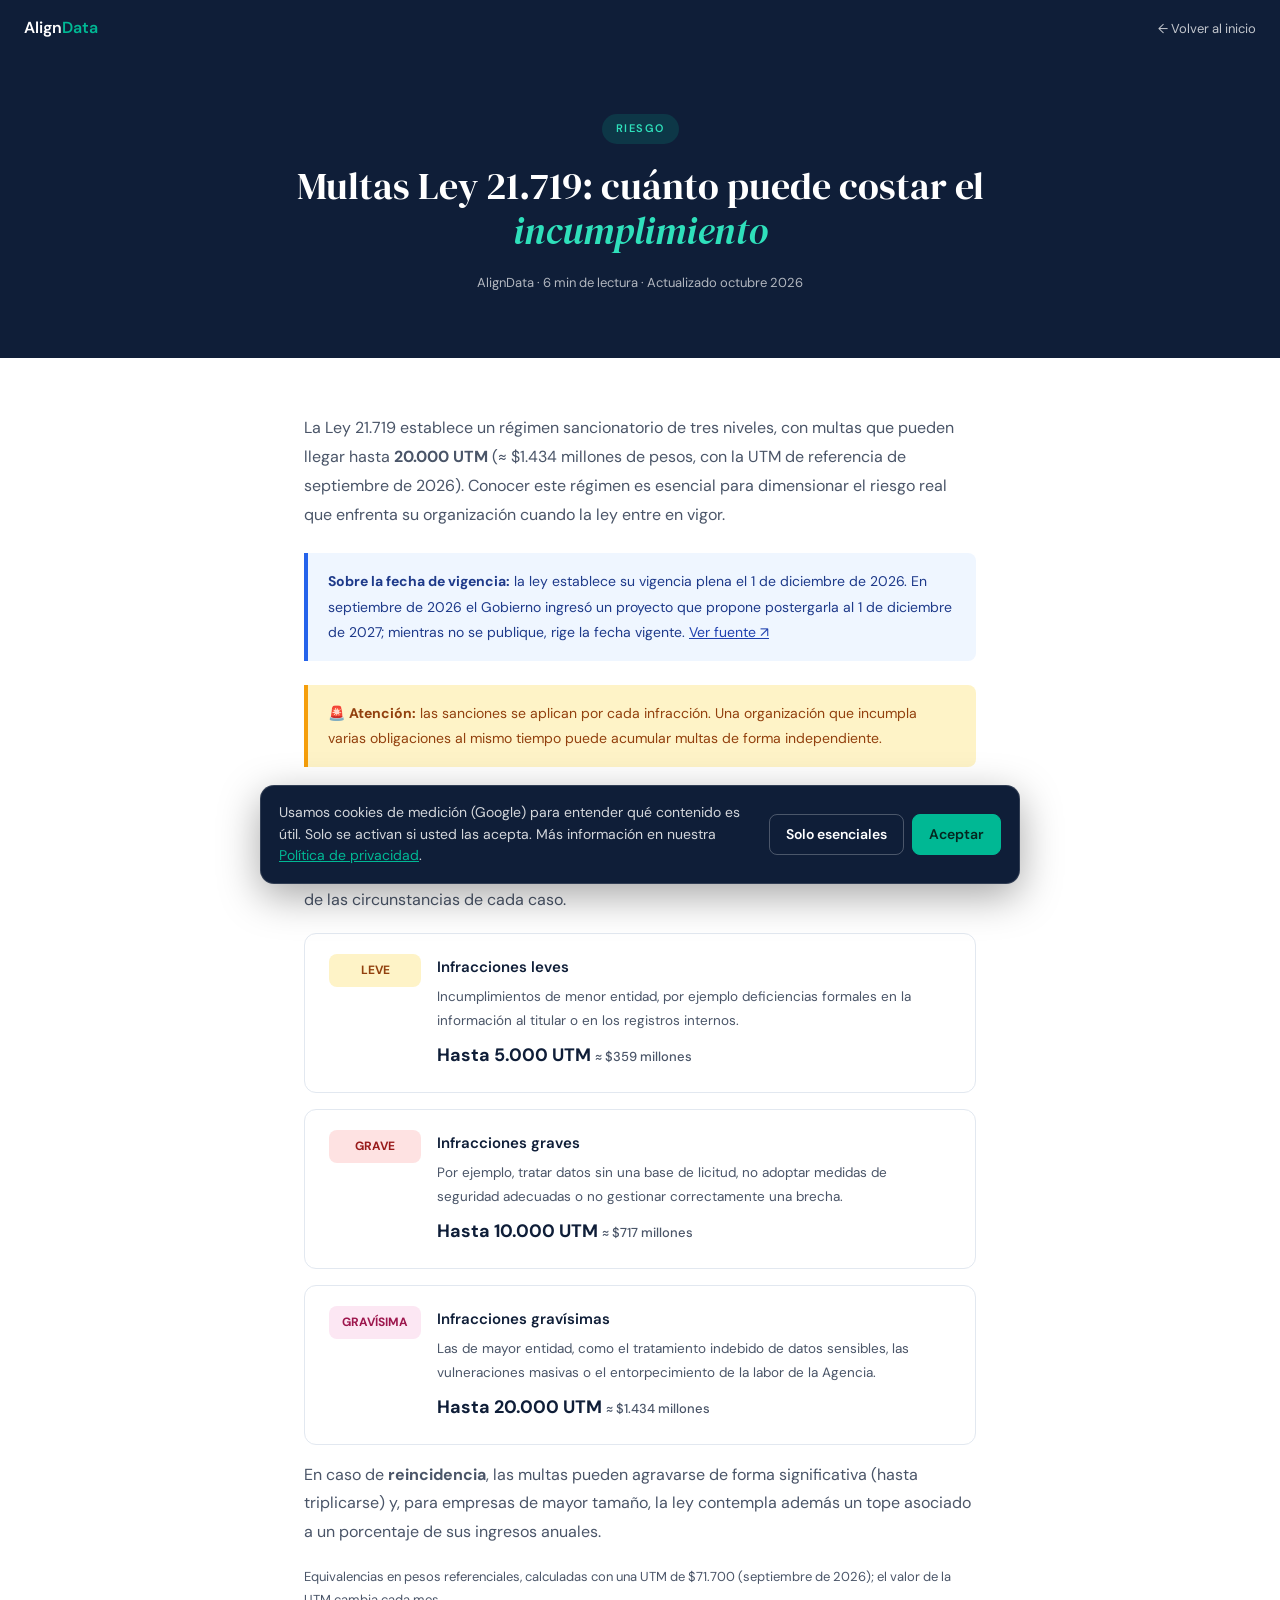
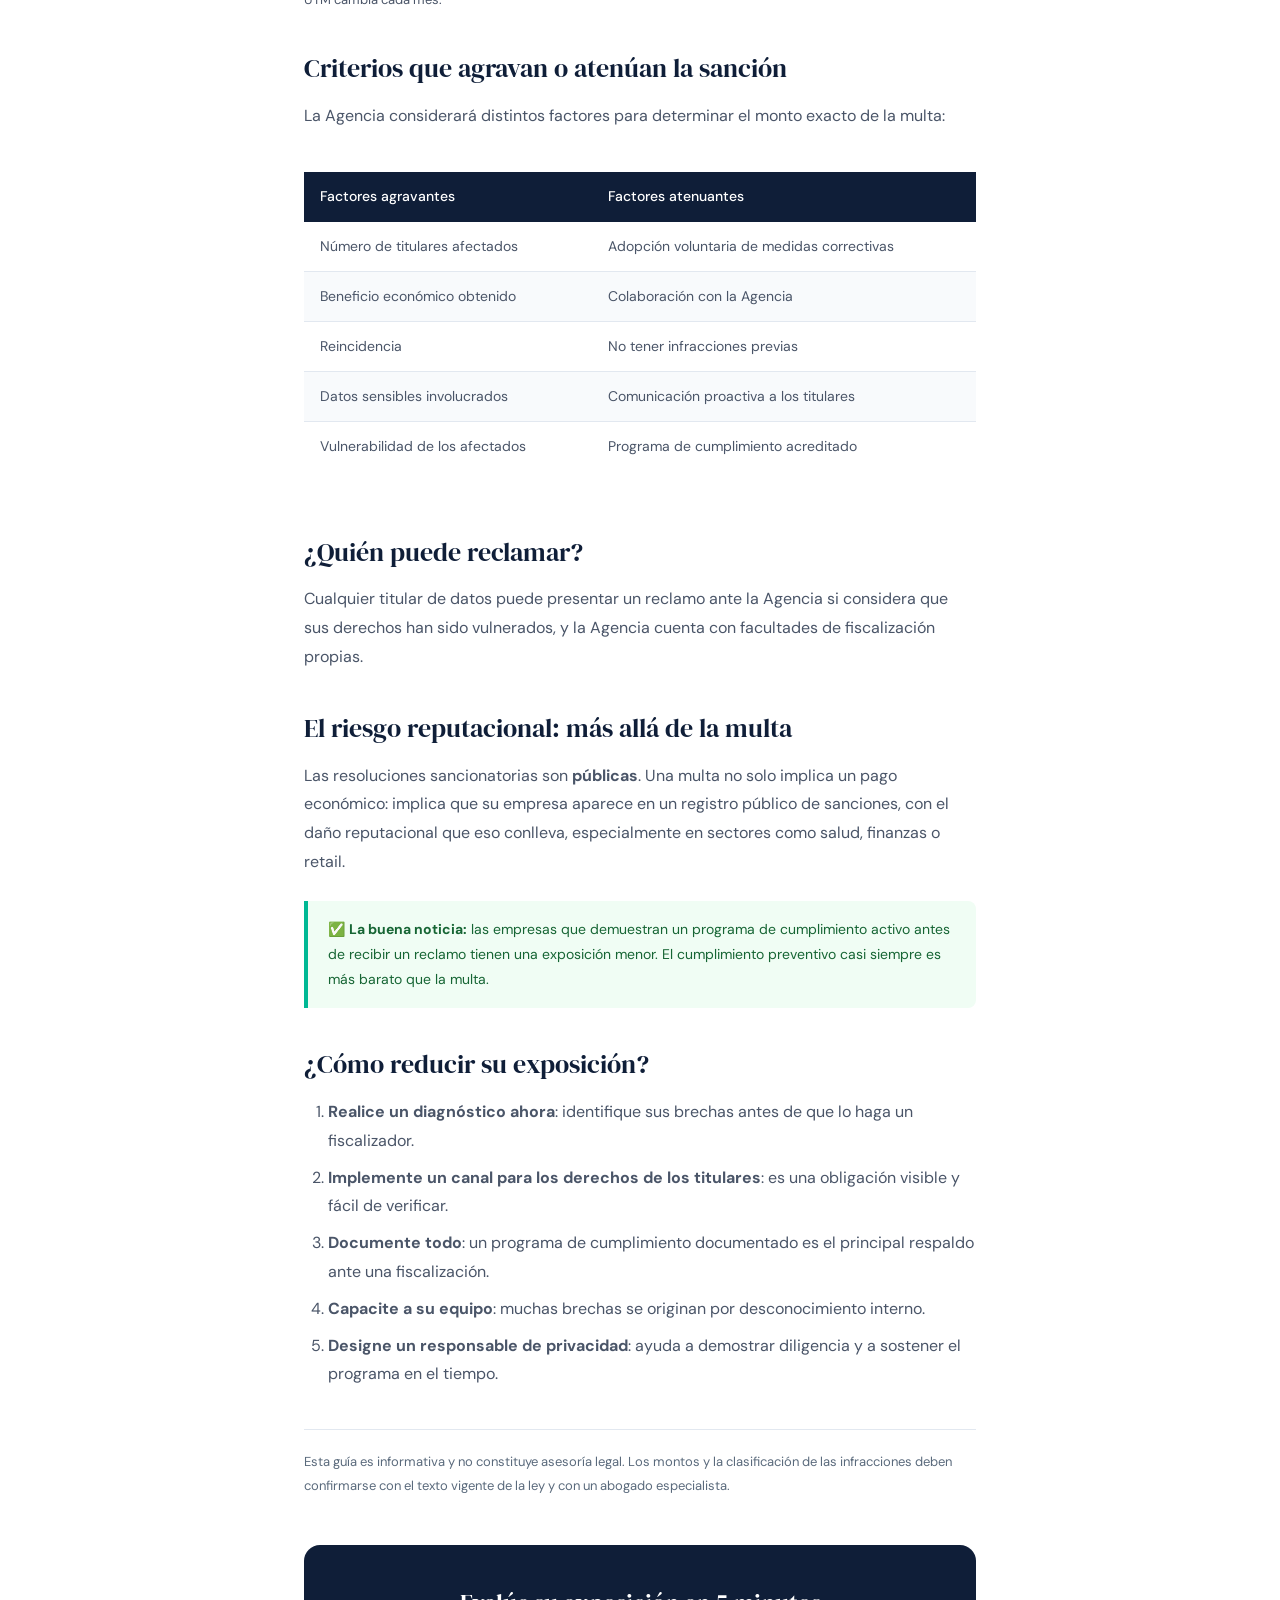
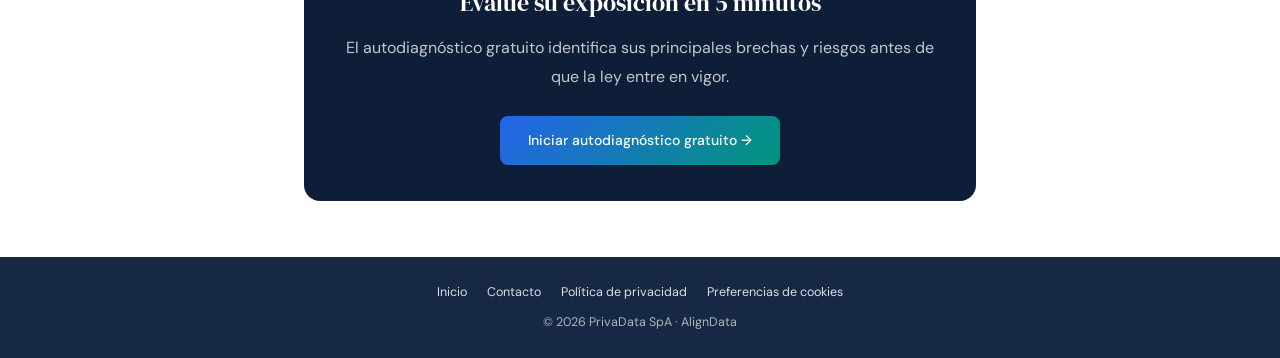
<file: multas-ley-21719.html>
<!DOCTYPE html>
<html lang="es">
<head>
<meta charset="UTF-8">
<meta name="viewport" content="width=device-width, initial-scale=1.0">
<title>Multas de la Ley 21.719: cuánto puede costar el incumplimiento en Chile — AlignData</title>
<meta name="description" content="Multas de la Ley 21.719 de datos personales: hasta 5.000 UTM por infracciones leves, 10.000 UTM por graves y 20.000 UTM por gravísimas. Criterios, agravantes y cómo reducir su exposición.">
<meta name="author" content="AlignData — PrivaData SpA">
<meta name="robots" content="index, follow, max-snippet:-1, max-image-preview:large, max-video-preview:-1">
<link rel="canonical" href="https://aligndata.cl/multas-ley-21719.html">
<meta property="og:type" content="article">
<meta property="og:url" content="https://aligndata.cl/multas-ley-21719.html">
<meta property="og:title" content="Multas de la Ley 21.719: cuánto puede costar el incumplimiento">
<meta property="og:description" content="Las multas llegan hasta 20.000 UTM. Conozca los rangos por tipo de infracción y cómo reducir su exposición.">
<meta property="og:image" content="https://aligndata.cl/og-image.png">
<meta property="og:image:width" content="1200">
<meta property="og:image:height" content="630">
<meta property="og:locale" content="es_CL">
<meta property="og:site_name" content="AlignData">
<meta name="twitter:card" content="summary_large_image">
<meta name="twitter:title" content="Multas de la Ley 21.719: cuánto puede costar el incumplimiento">
<meta name="twitter:description" content="Rangos de multas por tipo de infracción y cómo reducir su exposición.">
<meta name="twitter:image" content="https://aligndata.cl/og-image.png">
<script type="application/ld+json">
{"@context":"https://schema.org","@type":"Article","headline":"Multas de la Ley 21.719: cuánto puede costar el incumplimiento","description":"Rangos de multas de la Ley 21.719 por tipo de infracción, criterios de agravación y cómo reducir la exposición.","author":{"@type":"Organization","name":"AlignData","url":"https://aligndata.cl"},"publisher":{"@type":"Organization","name":"AlignData","url":"https://aligndata.cl","logo":{"@type":"ImageObject","url":"https://aligndata.cl/favicon-192x192.png"}},"image":"https://aligndata.cl/og-image.png","datePublished":"2026-03-01","dateModified":"2026-10-06","inLanguage":"es-CL","mainEntityOfPage":"https://aligndata.cl/multas-ley-21719.html"}
</script>
<link rel="preconnect" href="https://fonts.googleapis.com">
<link rel="preconnect" href="https://fonts.gstatic.com" crossorigin>
<link href="https://fonts.googleapis.com/css2?family=DM+Sans:wght@300;400;500;600;700&family=DM+Serif+Display:ital@0;1&display=swap" rel="stylesheet">
<link rel="stylesheet" href="article.css">
<link rel="icon" type="image/x-icon" href="favicon.ico">
<link rel="icon" type="image/png" sizes="32x32" href="favicon-32x32.png">
<link rel="apple-touch-icon" sizes="180x180" href="apple-touch-icon.png">
<link rel="icon" type="image/png" sizes="192x192" href="favicon-192x192.png">
<meta name="theme-color" content="#0F1E38">
</head>
<body>
<a class="skip" href="#contenido">Saltar al contenido</a>

<header class="topbar">
  <a class="topbar-logo" href="index.html">Align<span>Data</span></a>
  <a class="topbar-back" href="index.html">← Volver al inicio</a>
</header>

<div class="hero-article">
  <div class="article-tag">Riesgo</div>
  <h1 class="article-h1">Multas Ley 21.719: cuánto puede costar el <em>incumplimiento</em></h1>
  <div class="article-meta">AlignData · 6 min de lectura · Actualizado octubre 2026</div>
</div>

<main class="article-body" id="contenido">

  <p>La Ley 21.719 establece un régimen sancionatorio de tres niveles, con multas que pueden llegar hasta <strong>20.000 UTM</strong> (<span data-utm="20000">≈ $1.434 millones</span> de pesos, con la UTM de referencia de septiembre de 2026). Conocer este régimen es esencial para dimensionar el riesgo real que enfrenta su organización cuando la ley entre en vigor.</p>

  <div class="notice" data-postponement><p><strong>Sobre la fecha de vigencia:</strong> la ley establece su vigencia plena el 1 de diciembre de 2026. En septiembre de 2026 el Gobierno ingresó un proyecto que propone postergarla al 1 de diciembre de 2027; mientras no se publique, rige la fecha vigente. <a href="https://www.garrigues.com/es_ES/noticia/chile-ejecutivo-presenta-proyecto-postergar-entrada-vigor-nueva-ley-proteccion-datos" target="_blank" rel="noopener">Ver fuente ↗</a></p></div>

  <div class="warning"><p>🚨 <strong>Atención:</strong> las sanciones se aplican por cada infracción. Una organización que incumpla varias obligaciones al mismo tiempo puede acumular multas de forma independiente.</p></div>

  <h2>Los tres niveles de infracción</h2>
  <p>Los siguientes ejemplos son orientativos: la clasificación exacta depende del texto legal y de las circunstancias de cada caso.</p>

  <div class="sancion-card">
    <div class="sancion-badge sancion-leve">LEVE</div>
    <div class="sancion-info">
      <h4>Infracciones leves</h4>
      <p>Incumplimientos de menor entidad, por ejemplo deficiencias formales en la información al titular o en los registros internos.</p>
      <div class="sancion-monto">Hasta 5.000 UTM <small><span data-utm="5000">(≈ $359 millones)</span></small></div>
    </div>
  </div>

  <div class="sancion-card">
    <div class="sancion-badge sancion-grave">GRAVE</div>
    <div class="sancion-info">
      <h4>Infracciones graves</h4>
      <p>Por ejemplo, tratar datos sin una base de licitud, no adoptar medidas de seguridad adecuadas o no gestionar correctamente una brecha.</p>
      <div class="sancion-monto">Hasta 10.000 UTM <small><span data-utm="10000">(≈ $717 millones)</span></small></div>
    </div>
  </div>

  <div class="sancion-card">
    <div class="sancion-badge sancion-gravisima">GRAVÍSIMA</div>
    <div class="sancion-info">
      <h4>Infracciones gravísimas</h4>
      <p>Las de mayor entidad, como el tratamiento indebido de datos sensibles, las vulneraciones masivas o el entorpecimiento de la labor de la Agencia.</p>
      <div class="sancion-monto">Hasta 20.000 UTM <small><span data-utm="20000">(≈ $1.434 millones)</span></small></div>
    </div>
  </div>

  <p>En caso de <strong>reincidencia</strong>, las multas pueden agravarse de forma significativa (hasta triplicarse) y, para empresas de mayor tamaño, la ley contempla además un tope asociado a un porcentaje de sus ingresos anuales.</p>
  <p style="font-size:13px;">Equivalencias en pesos referenciales, calculadas con una UTM de $<span id="utmRef">71.700</span> (septiembre de 2026); el valor de la UTM cambia cada mes.</p>

  <h2>Criterios que agravan o atenúan la sanción</h2>
  <p>La Agencia considerará distintos factores para determinar el monto exacto de la multa:</p>

  <div class="table-wrap">
  <table class="data-table">
    <thead><tr><th scope="col">Factores agravantes</th><th scope="col">Factores atenuantes</th></tr></thead>
    <tbody>
      <tr><td>Número de titulares afectados</td><td>Adopción voluntaria de medidas correctivas</td></tr>
      <tr><td>Beneficio económico obtenido</td><td>Colaboración con la Agencia</td></tr>
      <tr><td>Reincidencia</td><td>No tener infracciones previas</td></tr>
      <tr><td>Datos sensibles involucrados</td><td>Comunicación proactiva a los titulares</td></tr>
      <tr><td>Vulnerabilidad de los afectados</td><td>Programa de cumplimiento acreditado</td></tr>
    </tbody>
  </table>
  </div>

  <h2>¿Quién puede reclamar?</h2>
  <p>Cualquier titular de datos puede presentar un reclamo ante la Agencia si considera que sus derechos han sido vulnerados, y la Agencia cuenta con facultades de fiscalización propias.</p>

  <h2>El riesgo reputacional: más allá de la multa</h2>
  <p>Las resoluciones sancionatorias son <strong>públicas</strong>. Una multa no solo implica un pago económico: implica que su empresa aparece en un registro público de sanciones, con el daño reputacional que eso conlleva, especialmente en sectores como salud, finanzas o retail.</p>

  <div class="highlight"><p>✅ <strong>La buena noticia:</strong> las empresas que demuestran un programa de cumplimiento activo antes de recibir un reclamo tienen una exposición menor. El cumplimiento preventivo casi siempre es más barato que la multa.</p></div>

  <h2>¿Cómo reducir su exposición?</h2>
  <ol>
    <li><strong>Realice un diagnóstico ahora</strong>: identifique sus brechas antes de que lo haga un fiscalizador.</li>
    <li><strong>Implemente un canal para los derechos de los titulares</strong>: es una obligación visible y fácil de verificar.</li>
    <li><strong>Documente todo</strong>: un programa de cumplimiento documentado es el principal respaldo ante una fiscalización.</li>
    <li><strong>Capacite a su equipo</strong>: muchas brechas se originan por desconocimiento interno.</li>
    <li><strong>Designe un responsable de privacidad</strong>: ayuda a demostrar diligencia y a sostener el programa en el tiempo.</li>
  </ol>

  <p class="disclaimer">Esta guía es informativa y no constituye asesoría legal. Los montos y la clasificación de las infracciones deben confirmarse con el texto vigente de la ley y con un abogado especialista.</p>

  <div class="cta-box">
    <h3>Evalúe su exposición en 5 minutos</h3>
    <p>El autodiagnóstico gratuito identifica sus principales brechas y riesgos antes de que la ley entre en vigor.</p>
    <a href="assessment-d360.html" class="btn-cta">Iniciar autodiagnóstico gratuito →</a>
  </div>

</main>

<footer class="site-foot">
  <a href="index.html">Inicio</a><a href="Contacto.html">Contacto</a><a href="privacidad.html">Política de privacidad</a><a href="#" data-consent-open>Preferencias de cookies</a>
  <div style="margin-top:8px;">© 2026 PrivaData SpA · AlignData</div>
</footer>

<script src="site-config.js"></script>
<script src="site.js"></script>
<script>document.getElementById('utmRef').textContent = window.AD_CONFIG.utmValue.toLocaleString('es-CL');</script>
<script src="consent.js"></script>
</body>
</html>
</file>
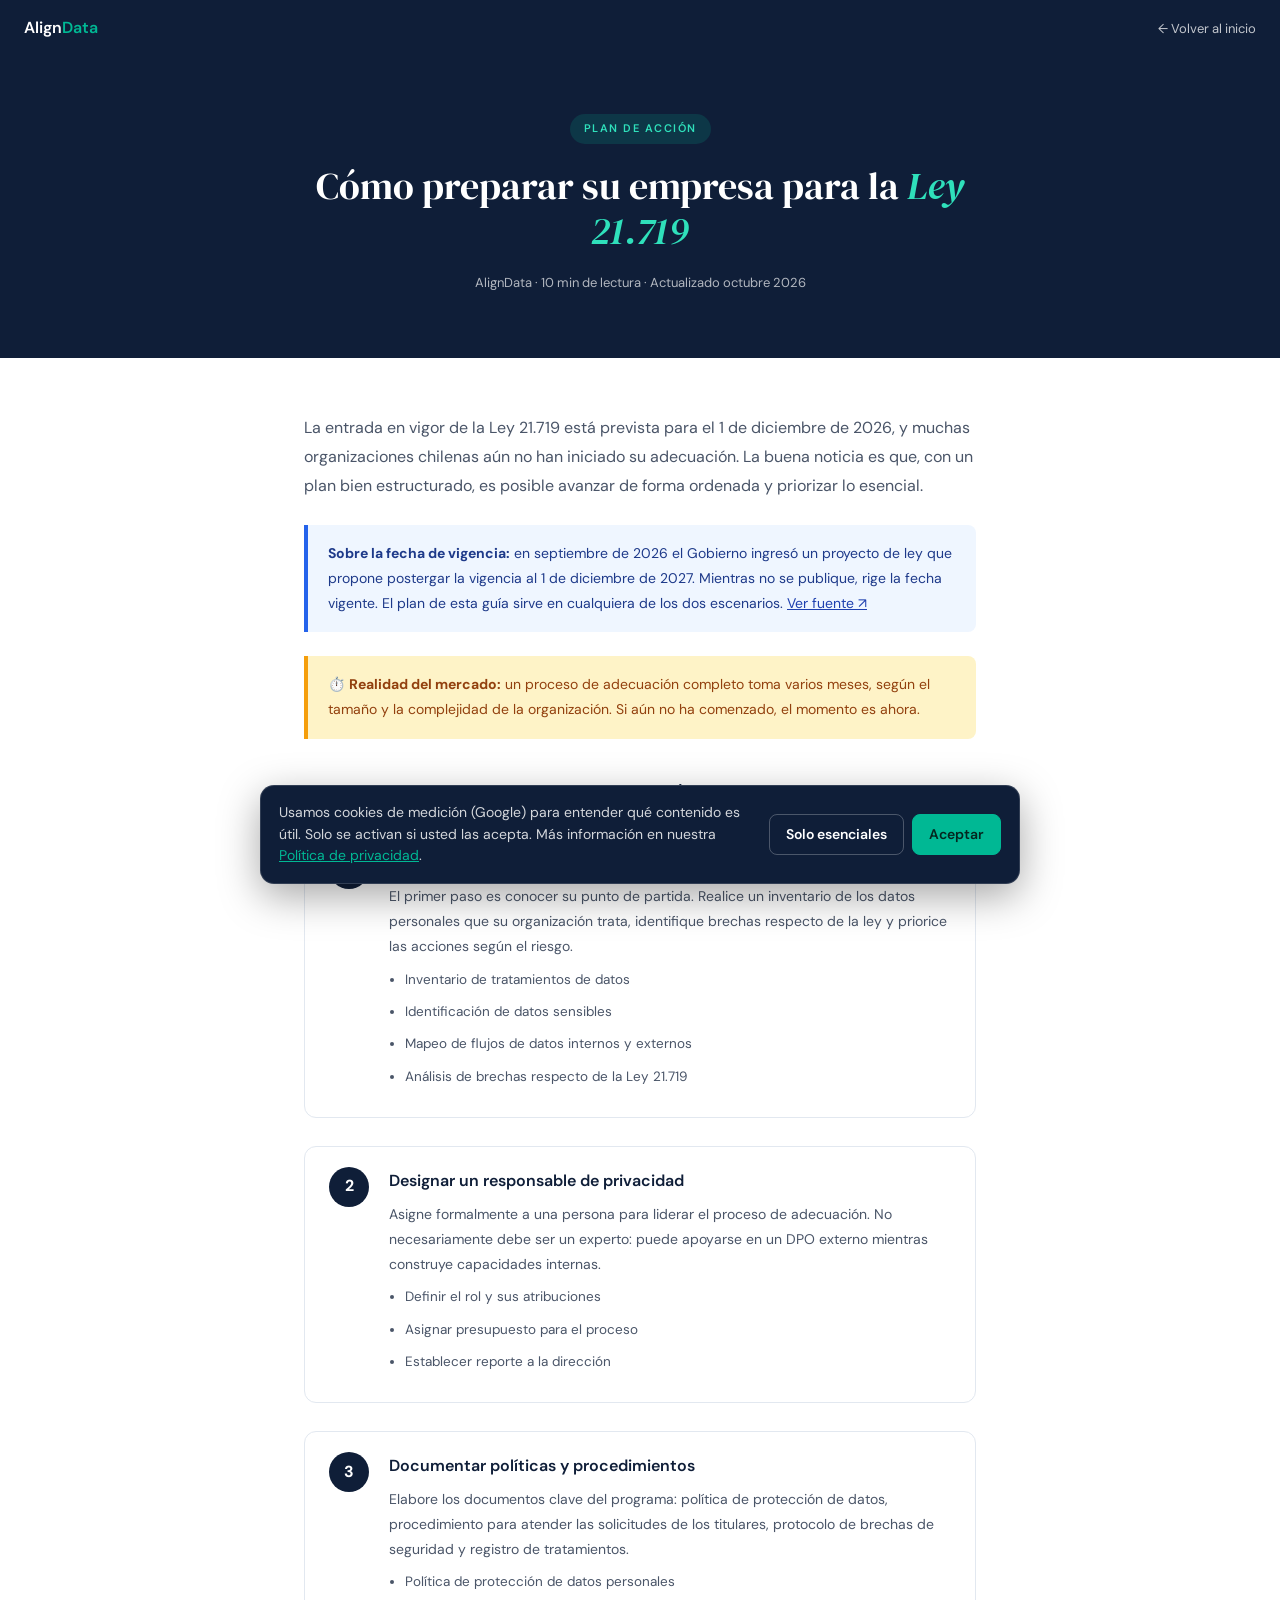
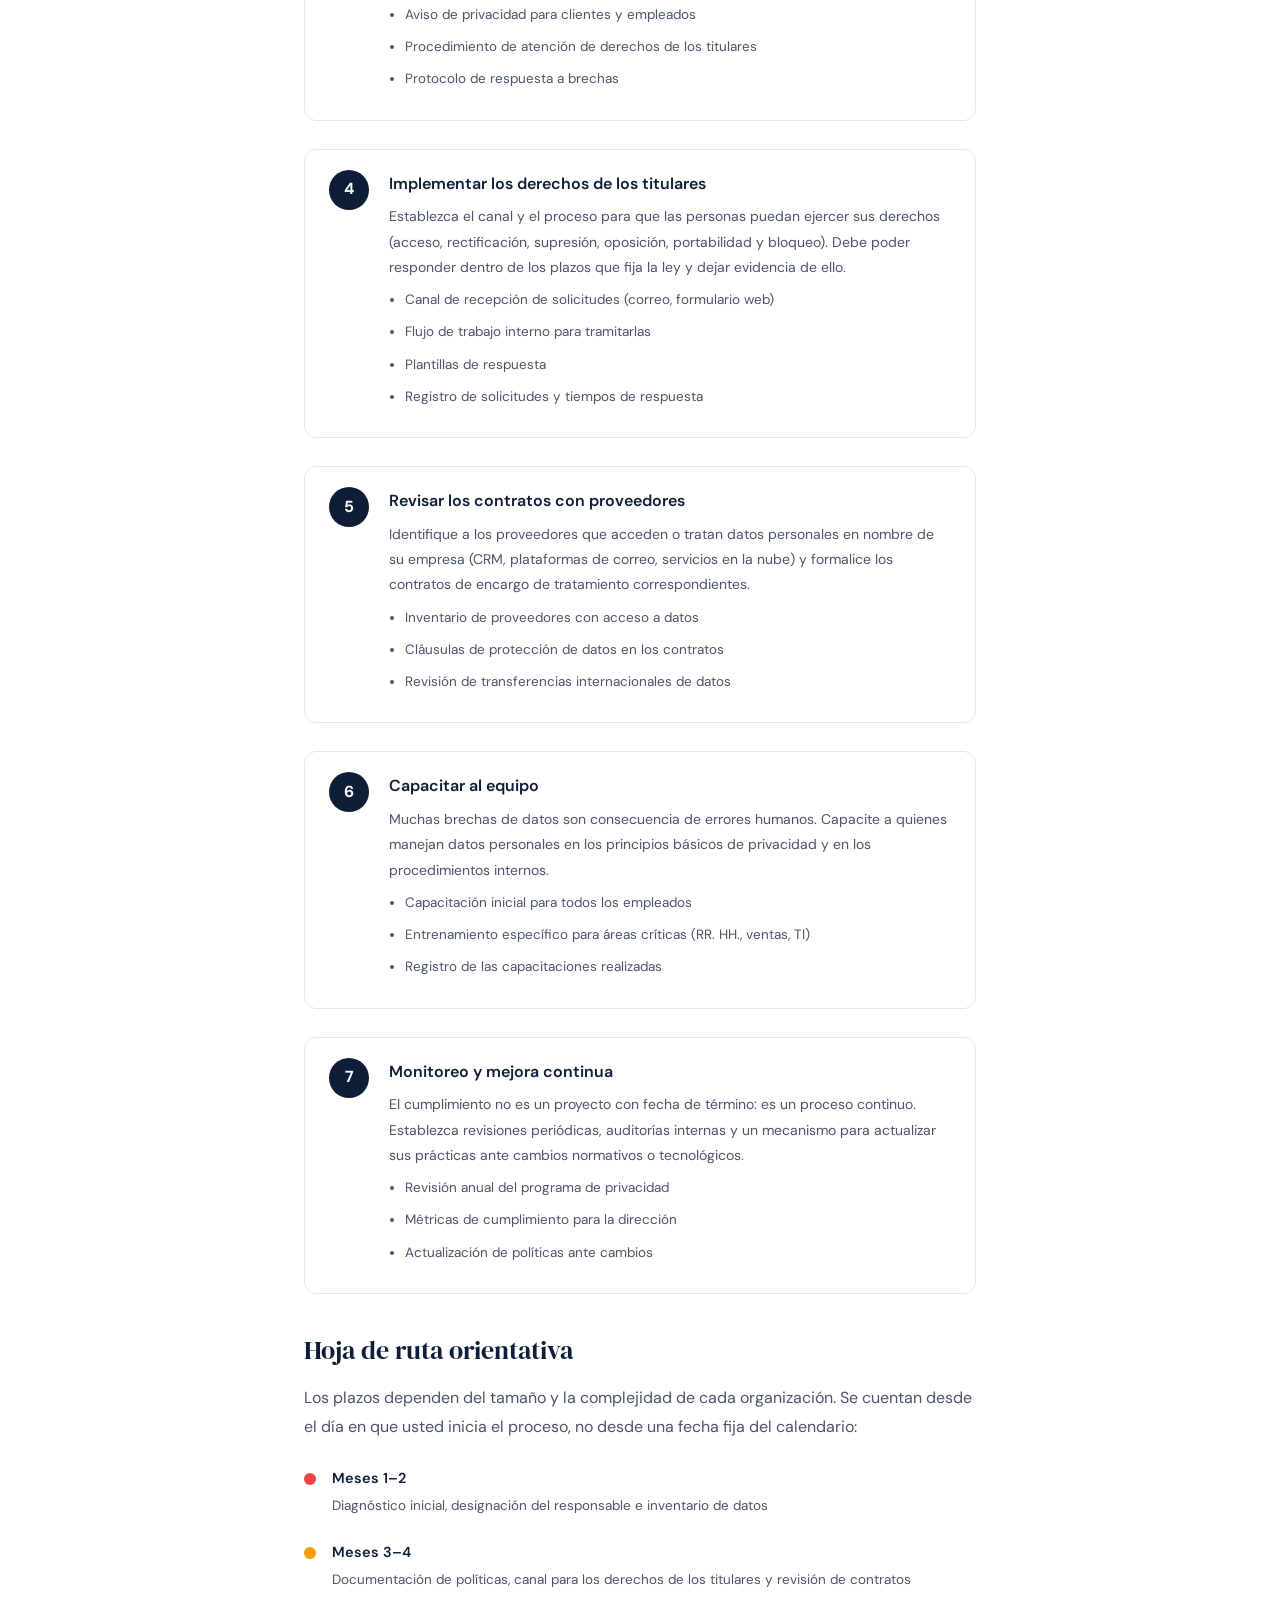
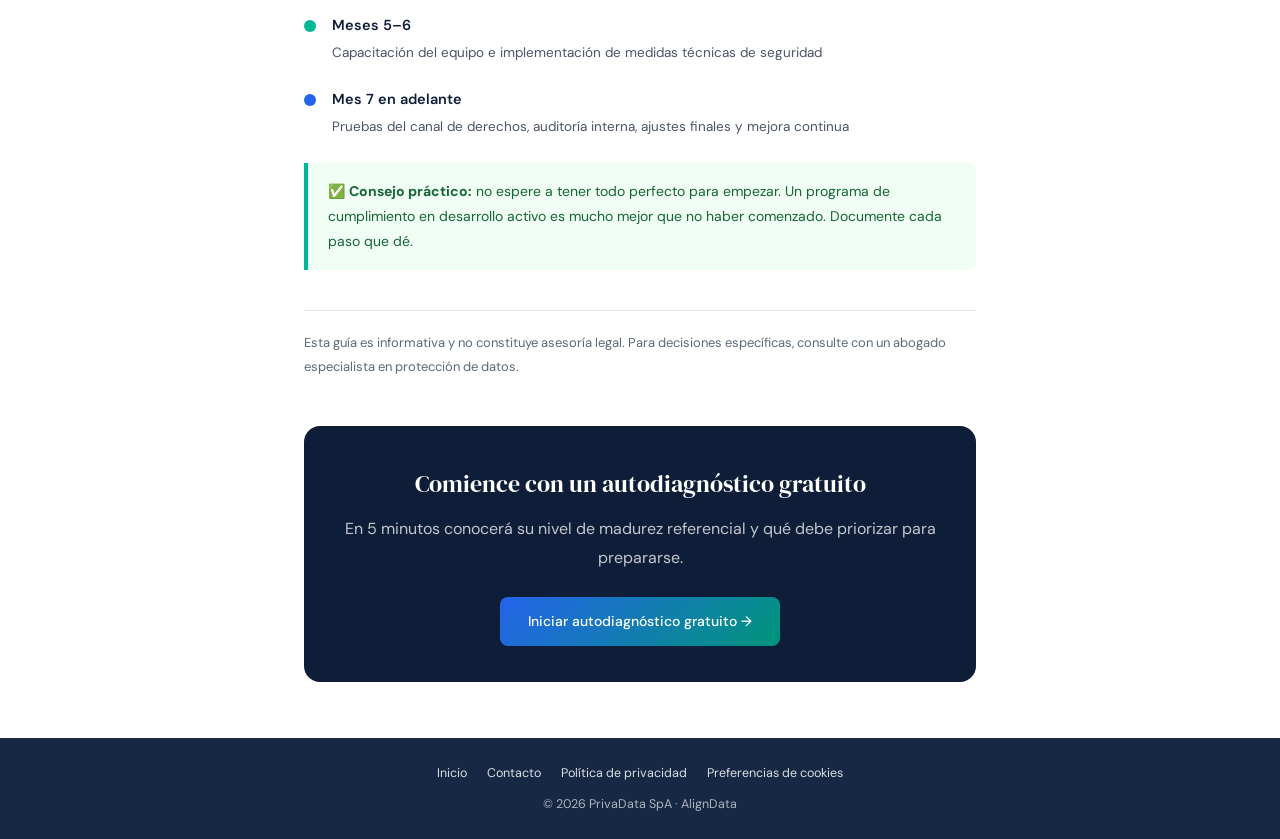
<file: preparar-empresa-2026.html>
<!DOCTYPE html>
<html lang="es">
<head>
<meta charset="UTF-8">
<meta name="viewport" content="width=device-width, initial-scale=1.0">
<title>Cómo preparar su empresa para la Ley 21.719: plan de acción en 7 pasos — AlignData</title>
<meta name="description" content="Hoja de ruta práctica en 7 pasos para adecuar su empresa a la Ley 21.719 de datos personales: diagnóstico, responsable, políticas, derechos de los titulares, contratos, capacitación y mejora continua.">
<meta name="author" content="AlignData — PrivaData SpA">
<meta name="robots" content="index, follow, max-snippet:-1, max-image-preview:large, max-video-preview:-1">
<link rel="canonical" href="https://aligndata.cl/preparar-empresa-2026.html">
<meta property="og:type" content="article">
<meta property="og:url" content="https://aligndata.cl/preparar-empresa-2026.html">
<meta property="og:title" content="Cómo preparar su empresa para la Ley 21.719: plan de acción en 7 pasos">
<meta property="og:description" content="Hoja de ruta práctica con los pasos concretos para adecuar su organización a la Ley 21.719.">
<meta property="og:image" content="https://aligndata.cl/og-image.png">
<meta property="og:image:width" content="1200">
<meta property="og:image:height" content="630">
<meta property="og:locale" content="es_CL">
<meta property="og:site_name" content="AlignData">
<meta name="twitter:card" content="summary_large_image">
<meta name="twitter:title" content="Cómo preparar su empresa para la Ley 21.719">
<meta name="twitter:description" content="Plan de acción en 7 pasos para adecuarse a la ley de datos personales de Chile.">
<meta name="twitter:image" content="https://aligndata.cl/og-image.png">
<script type="application/ld+json">
{"@context":"https://schema.org","@type":"Article","headline":"Cómo preparar su empresa para la Ley 21.719: plan de acción en 7 pasos","description":"Hoja de ruta práctica para adecuar una organización a la Ley 21.719 de Protección de Datos Personales de Chile.","author":{"@type":"Organization","name":"AlignData","url":"https://aligndata.cl"},"publisher":{"@type":"Organization","name":"AlignData","url":"https://aligndata.cl","logo":{"@type":"ImageObject","url":"https://aligndata.cl/favicon-192x192.png"}},"image":"https://aligndata.cl/og-image.png","datePublished":"2026-03-01","dateModified":"2026-10-06","inLanguage":"es-CL","mainEntityOfPage":"https://aligndata.cl/preparar-empresa-2026.html"}
</script>
<link rel="preconnect" href="https://fonts.googleapis.com">
<link rel="preconnect" href="https://fonts.gstatic.com" crossorigin>
<link href="https://fonts.googleapis.com/css2?family=DM+Sans:wght@300;400;500;600;700&family=DM+Serif+Display:ital@0;1&display=swap" rel="stylesheet">
<link rel="stylesheet" href="article.css">
<link rel="icon" type="image/x-icon" href="favicon.ico">
<link rel="icon" type="image/png" sizes="32x32" href="favicon-32x32.png">
<link rel="apple-touch-icon" sizes="180x180" href="apple-touch-icon.png">
<link rel="icon" type="image/png" sizes="192x192" href="favicon-192x192.png">
<meta name="theme-color" content="#0F1E38">
</head>
<body>
<a class="skip" href="#contenido">Saltar al contenido</a>

<header class="topbar">
  <a class="topbar-logo" href="index.html">Align<span>Data</span></a>
  <a class="topbar-back" href="index.html">← Volver al inicio</a>
</header>

<div class="hero-article">
  <div class="article-tag">Plan de acción</div>
  <h1 class="article-h1">Cómo preparar su empresa para la <em>Ley 21.719</em></h1>
  <div class="article-meta">AlignData · 10 min de lectura · Actualizado octubre 2026</div>
</div>

<main class="article-body" id="contenido">

  <p>La entrada en vigor de la Ley 21.719 está prevista para el 1 de diciembre de 2026, y muchas organizaciones chilenas aún no han iniciado su adecuación. La buena noticia es que, con un plan bien estructurado, es posible avanzar de forma ordenada y priorizar lo esencial.</p>

  <div class="notice" data-postponement><p><strong>Sobre la fecha de vigencia:</strong> en septiembre de 2026 el Gobierno ingresó un proyecto de ley que propone postergar la vigencia al 1 de diciembre de 2027. Mientras no se publique, rige la fecha vigente. El plan de esta guía sirve en cualquiera de los dos escenarios. <a href="https://www.garrigues.com/es_ES/noticia/chile-ejecutivo-presenta-proyecto-postergar-entrada-vigor-nueva-ley-proteccion-datos" target="_blank" rel="noopener">Ver fuente ↗</a></p></div>

  <div class="warning"><p>⏱️ <strong>Realidad del mercado:</strong> un proceso de adecuación completo toma varios meses, según el tamaño y la complejidad de la organización. Si aún no ha comenzado, el momento es ahora.</p></div>

  <h2>Los 7 pasos del plan de adecuación</h2>

  <div class="step-card">
    <div class="step-num" aria-hidden="true">1</div>
    <div class="step-body">
      <h3>Diagnóstico inicial: ¿dónde estamos?</h3>
      <p>El primer paso es conocer su punto de partida. Realice un inventario de los datos personales que su organización trata, identifique brechas respecto de la ley y priorice las acciones según el riesgo.</p>
      <ul>
        <li>Inventario de tratamientos de datos</li>
        <li>Identificación de datos sensibles</li>
        <li>Mapeo de flujos de datos internos y externos</li>
        <li>Análisis de brechas respecto de la Ley 21.719</li>
      </ul>
    </div>
  </div>

  <div class="step-card">
    <div class="step-num" aria-hidden="true">2</div>
    <div class="step-body">
      <h3>Designar un responsable de privacidad</h3>
      <p>Asigne formalmente a una persona para liderar el proceso de adecuación. No necesariamente debe ser un experto: puede apoyarse en un DPO externo mientras construye capacidades internas.</p>
      <ul>
        <li>Definir el rol y sus atribuciones</li>
        <li>Asignar presupuesto para el proceso</li>
        <li>Establecer reporte a la dirección</li>
      </ul>
    </div>
  </div>

  <div class="step-card">
    <div class="step-num" aria-hidden="true">3</div>
    <div class="step-body">
      <h3>Documentar políticas y procedimientos</h3>
      <p>Elabore los documentos clave del programa: política de protección de datos, procedimiento para atender las solicitudes de los titulares, protocolo de brechas de seguridad y registro de tratamientos.</p>
      <ul>
        <li>Política de protección de datos personales</li>
        <li>Aviso de privacidad para clientes y empleados</li>
        <li>Procedimiento de atención de derechos de los titulares</li>
        <li>Protocolo de respuesta a brechas</li>
      </ul>
    </div>
  </div>

  <div class="step-card">
    <div class="step-num" aria-hidden="true">4</div>
    <div class="step-body">
      <h3>Implementar los derechos de los titulares</h3>
      <p>Establezca el canal y el proceso para que las personas puedan ejercer sus derechos (acceso, rectificación, supresión, oposición, portabilidad y bloqueo). Debe poder responder dentro de los plazos que fija la ley y dejar evidencia de ello.</p>
      <ul>
        <li>Canal de recepción de solicitudes (correo, formulario web)</li>
        <li>Flujo de trabajo interno para tramitarlas</li>
        <li>Plantillas de respuesta</li>
        <li>Registro de solicitudes y tiempos de respuesta</li>
      </ul>
    </div>
  </div>

  <div class="step-card">
    <div class="step-num" aria-hidden="true">5</div>
    <div class="step-body">
      <h3>Revisar los contratos con proveedores</h3>
      <p>Identifique a los proveedores que acceden o tratan datos personales en nombre de su empresa (CRM, plataformas de correo, servicios en la nube) y formalice los contratos de encargo de tratamiento correspondientes.</p>
      <ul>
        <li>Inventario de proveedores con acceso a datos</li>
        <li>Cláusulas de protección de datos en los contratos</li>
        <li>Revisión de transferencias internacionales de datos</li>
      </ul>
    </div>
  </div>

  <div class="step-card">
    <div class="step-num" aria-hidden="true">6</div>
    <div class="step-body">
      <h3>Capacitar al equipo</h3>
      <p>Muchas brechas de datos son consecuencia de errores humanos. Capacite a quienes manejan datos personales en los principios básicos de privacidad y en los procedimientos internos.</p>
      <ul>
        <li>Capacitación inicial para todos los empleados</li>
        <li>Entrenamiento específico para áreas críticas (RR. HH., ventas, TI)</li>
        <li>Registro de las capacitaciones realizadas</li>
      </ul>
    </div>
  </div>

  <div class="step-card">
    <div class="step-num" aria-hidden="true">7</div>
    <div class="step-body">
      <h3>Monitoreo y mejora continua</h3>
      <p>El cumplimiento no es un proyecto con fecha de término: es un proceso continuo. Establezca revisiones periódicas, auditorías internas y un mecanismo para actualizar sus prácticas ante cambios normativos o tecnológicos.</p>
      <ul>
        <li>Revisión anual del programa de privacidad</li>
        <li>Métricas de cumplimiento para la dirección</li>
        <li>Actualización de políticas ante cambios</li>
      </ul>
    </div>
  </div>

  <h2>Hoja de ruta orientativa</h2>
  <p>Los plazos dependen del tamaño y la complejidad de cada organización. Se cuentan desde el día en que usted inicia el proceso, no desde una fecha fija del calendario:</p>

  <div class="timeline">
    <div class="tl-item">
      <div class="tl-dot" style="background:#EF4444"></div>
      <div class="tl-content"><h4>Meses 1–2</h4><p>Diagnóstico inicial, designación del responsable e inventario de datos</p></div>
    </div>
    <div class="tl-item">
      <div class="tl-dot" style="background:#F59E0B"></div>
      <div class="tl-content"><h4>Meses 3–4</h4><p>Documentación de políticas, canal para los derechos de los titulares y revisión de contratos</p></div>
    </div>
    <div class="tl-item">
      <div class="tl-dot" style="background:#00B894"></div>
      <div class="tl-content"><h4>Meses 5–6</h4><p>Capacitación del equipo e implementación de medidas técnicas de seguridad</p></div>
    </div>
    <div class="tl-item">
      <div class="tl-dot" style="background:#2563EB"></div>
      <div class="tl-content"><h4>Mes 7 en adelante</h4><p>Pruebas del canal de derechos, auditoría interna, ajustes finales y mejora continua</p></div>
    </div>
  </div>

  <div class="highlight"><p>✅ <strong>Consejo práctico:</strong> no espere a tener todo perfecto para empezar. Un programa de cumplimiento en desarrollo activo es mucho mejor que no haber comenzado. Documente cada paso que dé.</p></div>

  <p class="disclaimer">Esta guía es informativa y no constituye asesoría legal. Para decisiones específicas, consulte con un abogado especialista en protección de datos.</p>

  <div class="cta-box">
    <h3>Comience con un autodiagnóstico gratuito</h3>
    <p>En 5 minutos conocerá su nivel de madurez referencial y qué debe priorizar para prepararse.</p>
    <a href="assessment-d360.html" class="btn-cta">Iniciar autodiagnóstico gratuito →</a>
  </div>

</main>

<footer class="site-foot">
  <a href="index.html">Inicio</a><a href="Contacto.html">Contacto</a><a href="privacidad.html">Política de privacidad</a><a href="#" data-consent-open>Preferencias de cookies</a>
  <div style="margin-top:8px;">© 2026 PrivaData SpA · AlignData</div>
</footer>

<script src="site-config.js"></script>
<script src="site.js"></script>
<script src="consent.js"></script>
</body>
</html>
</file>
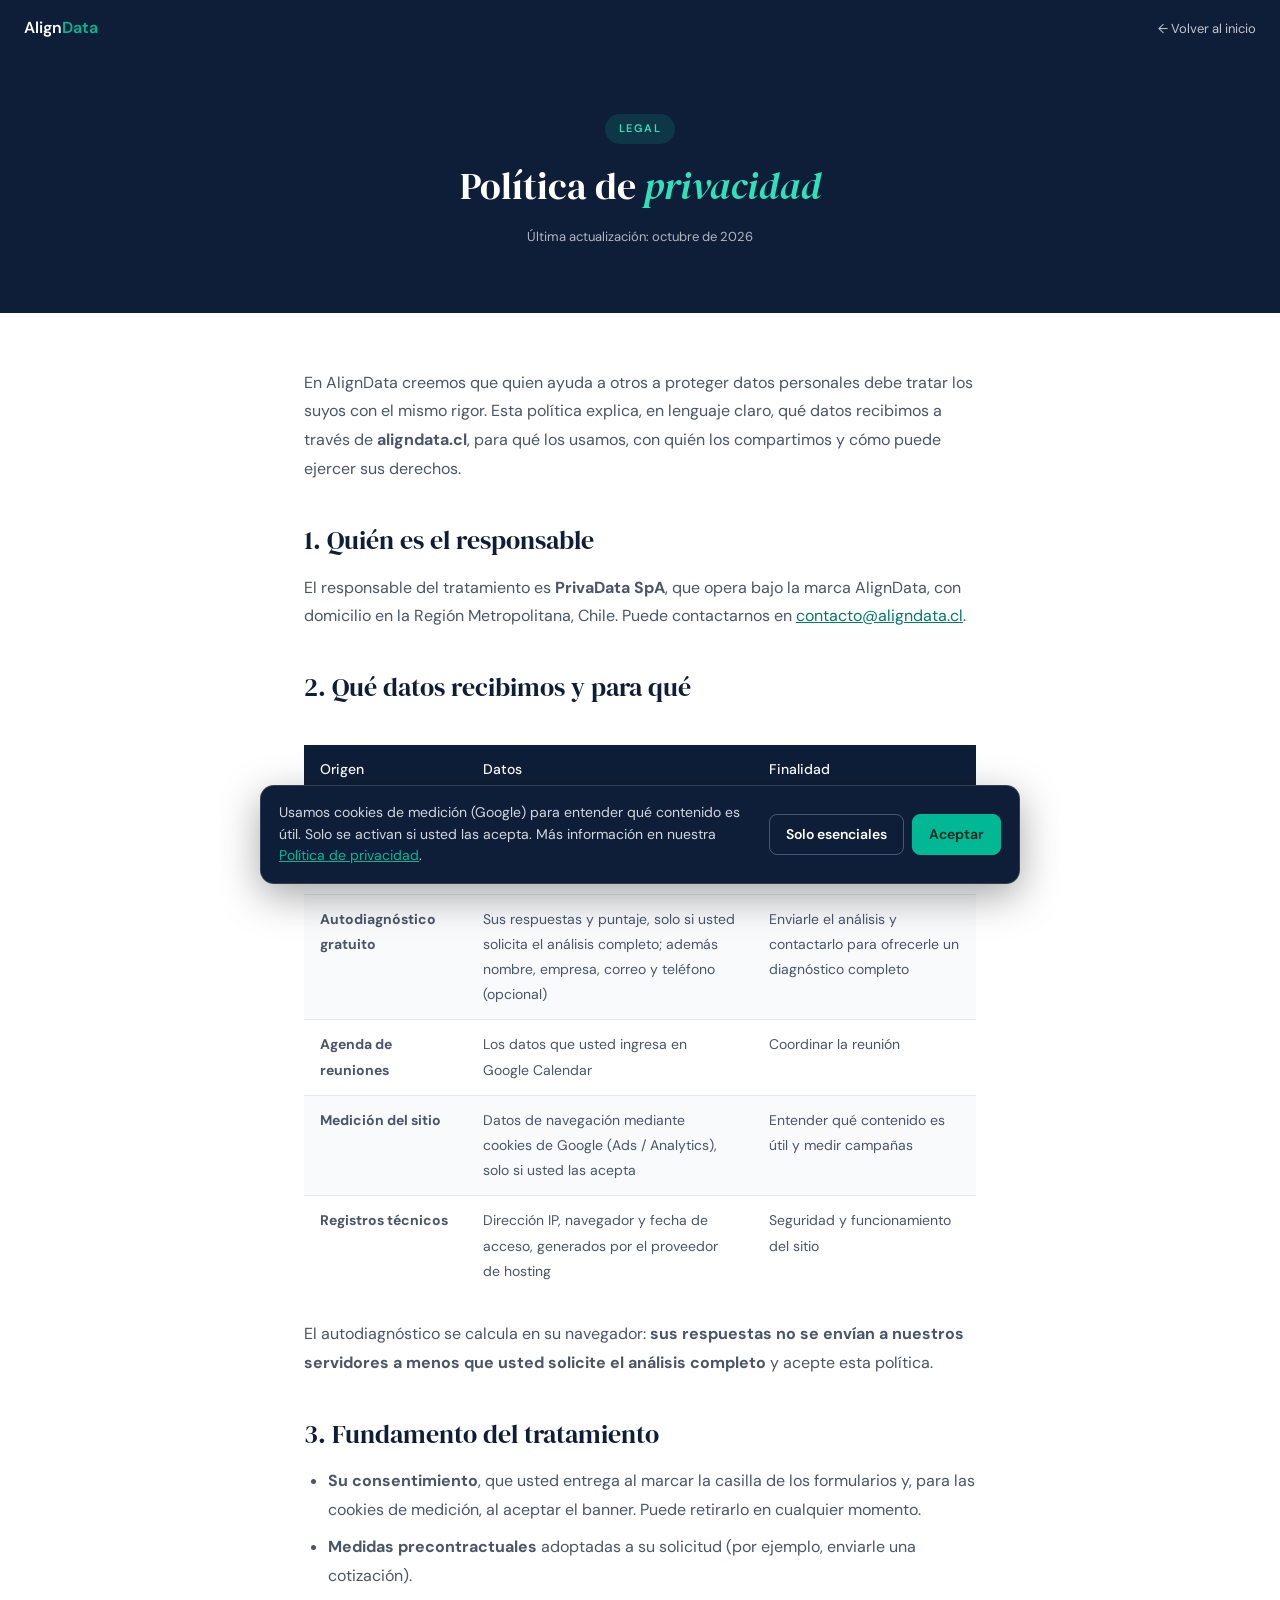
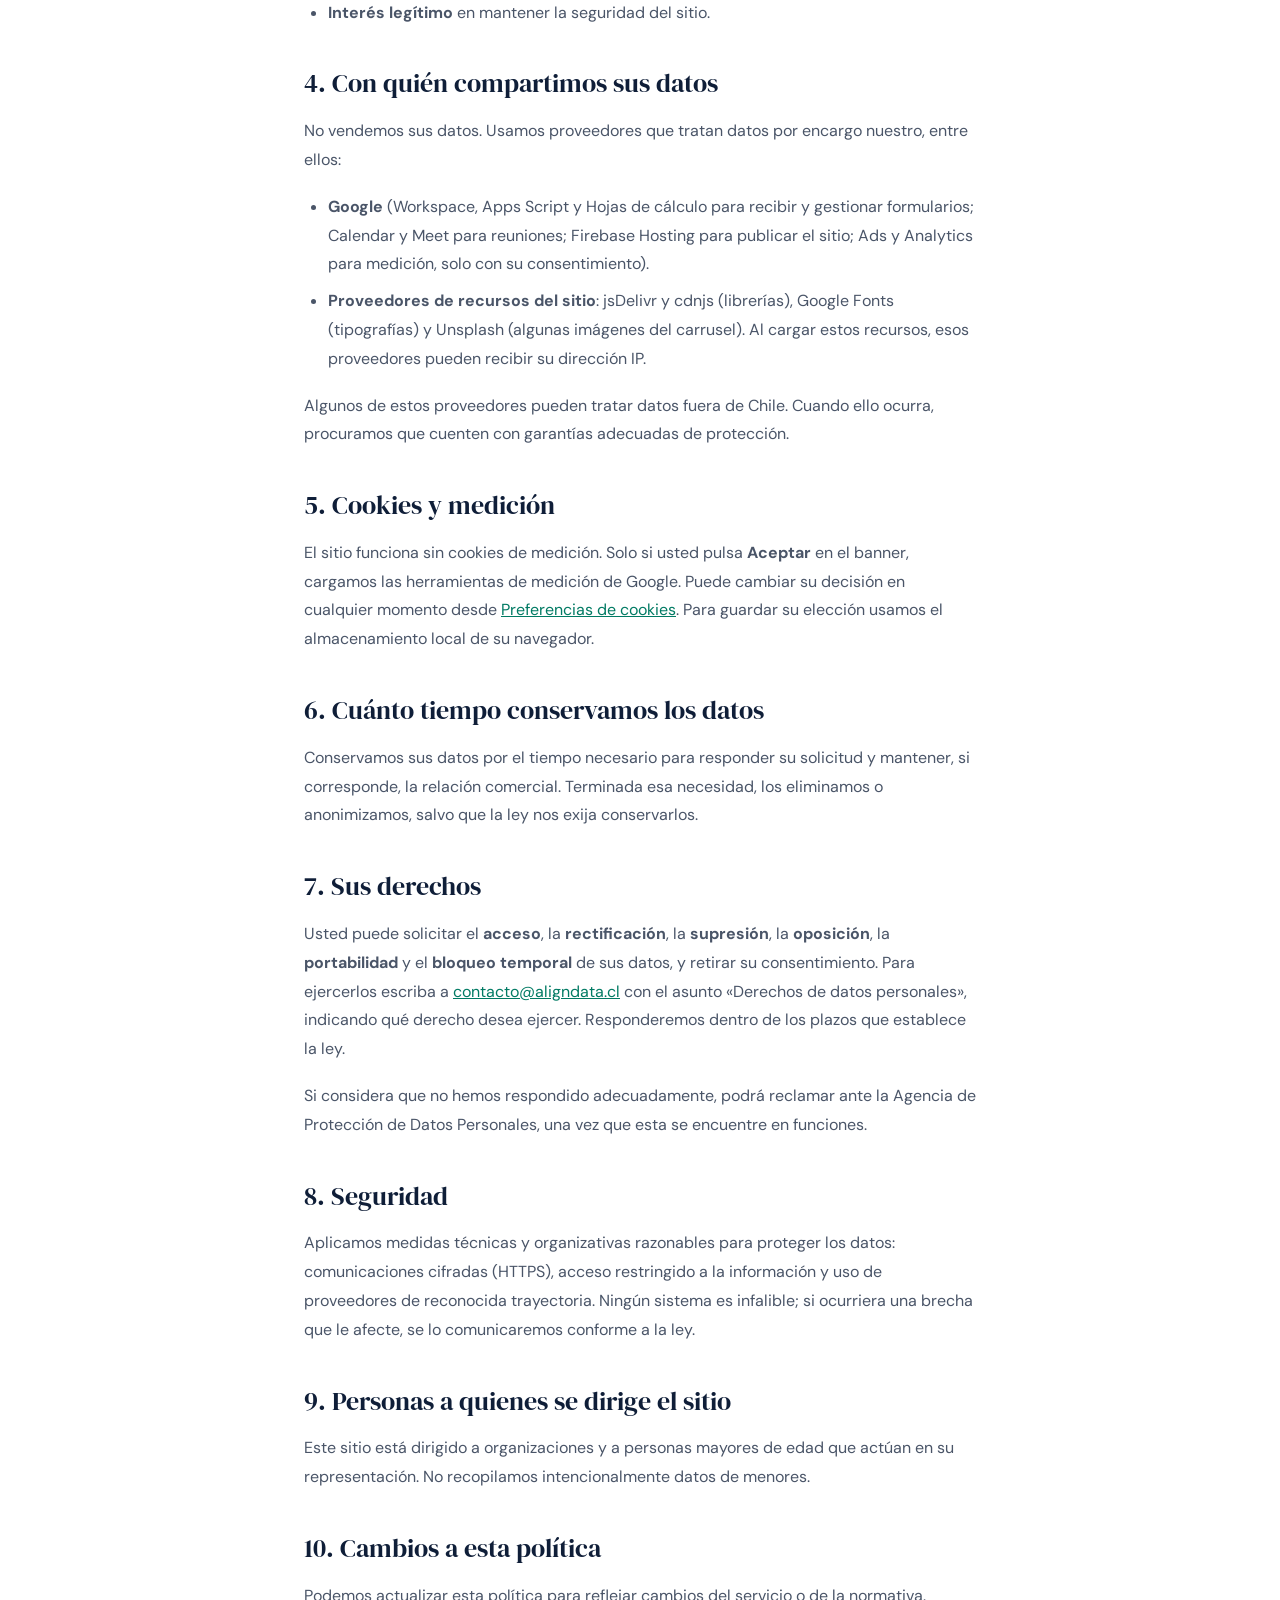
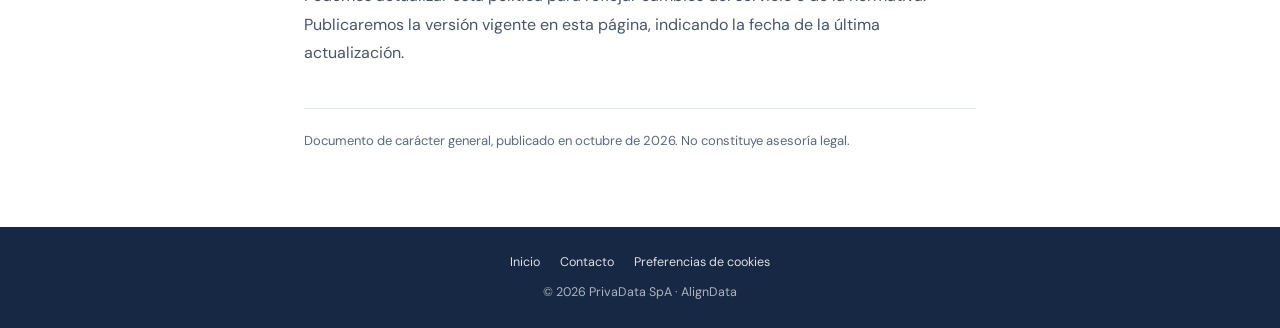
<file: privacidad.html>
<!DOCTYPE html>
<html lang="es">
<head>
<meta charset="UTF-8">
<meta name="viewport" content="width=device-width, initial-scale=1.0">
<title>Política de privacidad — AlignData</title>
<meta name="description" content="Cómo AlignData (PrivaData SpA) trata los datos personales que recibe a través de este sitio: finalidades, proveedores, cookies, plazos y cómo ejercer sus derechos.">
<meta name="robots" content="index, follow">
<link rel="canonical" href="https://aligndata.cl/privacidad.html">
<meta property="og:type" content="website">
<meta property="og:url" content="https://aligndata.cl/privacidad.html">
<meta property="og:title" content="Política de privacidad — AlignData">
<meta property="og:image" content="https://aligndata.cl/og-image.png">
<meta property="og:locale" content="es_CL">
<link rel="preconnect" href="https://fonts.googleapis.com">
<link rel="preconnect" href="https://fonts.gstatic.com" crossorigin>
<link href="https://fonts.googleapis.com/css2?family=DM+Sans:wght@300;400;500;600;700&family=DM+Serif+Display:ital@0;1&display=swap" rel="stylesheet">
<link rel="stylesheet" href="article.css">
<link rel="icon" type="image/x-icon" href="favicon.ico">
<link rel="icon" type="image/png" sizes="32x32" href="favicon-32x32.png">
<link rel="apple-touch-icon" sizes="180x180" href="apple-touch-icon.png">
<meta name="theme-color" content="#0F1E38">
</head>
<body>
<a class="skip" href="#contenido">Saltar al contenido</a>

<header class="topbar">
  <a class="topbar-logo" href="index.html">Align<span>Data</span></a>
  <a class="topbar-back" href="index.html">← Volver al inicio</a>
</header>

<div class="hero-article">
  <div class="article-tag">Legal</div>
  <h1 class="article-h1">Política de <em>privacidad</em></h1>
  <div class="article-meta">Última actualización: octubre de 2026</div>
</div>

<main class="article-body" id="contenido">

  <p>En AlignData creemos que quien ayuda a otros a proteger datos personales debe tratar los suyos con el mismo rigor. Esta política explica, en lenguaje claro, qué datos recibimos a través de <strong>aligndata.cl</strong>, para qué los usamos, con quién los compartimos y cómo puede ejercer sus derechos.</p>

  <h2>1. Quién es el responsable</h2>
  <p>El responsable del tratamiento es <strong>PrivaData SpA</strong>, que opera bajo la marca AlignData, con domicilio en la Región Metropolitana, Chile. Puede contactarnos en <a href="mailto:contacto@aligndata.cl">contacto@aligndata.cl</a>.</p>

  <h2>2. Qué datos recibimos y para qué</h2>
  <div class="table-wrap">
  <table class="data-table">
    <thead><tr><th scope="col">Origen</th><th scope="col">Datos</th><th scope="col">Finalidad</th></tr></thead>
    <tbody>
      <tr><td><strong>Formulario de contacto</strong></td><td>Nombre, empresa, correo, teléfono (opcional), servicio de interés y mensaje</td><td>Responder su consulta y coordinar una reunión o cotización</td></tr>
      <tr><td><strong>Autodiagnóstico gratuito</strong></td><td>Sus respuestas y puntaje, solo si usted solicita el análisis completo; además nombre, empresa, correo y teléfono (opcional)</td><td>Enviarle el análisis y contactarlo para ofrecerle un diagnóstico completo</td></tr>
      <tr><td><strong>Agenda de reuniones</strong></td><td>Los datos que usted ingresa en Google Calendar</td><td>Coordinar la reunión</td></tr>
      <tr><td><strong>Medición del sitio</strong></td><td>Datos de navegación mediante cookies de Google (Ads / Analytics), solo si usted las acepta</td><td>Entender qué contenido es útil y medir campañas</td></tr>
      <tr><td><strong>Registros técnicos</strong></td><td>Dirección IP, navegador y fecha de acceso, generados por el proveedor de hosting</td><td>Seguridad y funcionamiento del sitio</td></tr>
    </tbody>
  </table>
  </div>
  <p>El autodiagnóstico se calcula en su navegador: <strong>sus respuestas no se envían a nuestros servidores a menos que usted solicite el análisis completo</strong> y acepte esta política.</p>

  <h2>3. Fundamento del tratamiento</h2>
  <ul>
    <li><strong>Su consentimiento</strong>, que usted entrega al marcar la casilla de los formularios y, para las cookies de medición, al aceptar el banner. Puede retirarlo en cualquier momento.</li>
    <li><strong>Medidas precontractuales</strong> adoptadas a su solicitud (por ejemplo, enviarle una cotización).</li>
    <li><strong>Interés legítimo</strong> en mantener la seguridad del sitio.</li>
  </ul>

  <h2>4. Con quién compartimos sus datos</h2>
  <p>No vendemos sus datos. Usamos proveedores que tratan datos por encargo nuestro, entre ellos:</p>
  <ul>
    <li><strong>Google</strong> (Workspace, Apps Script y Hojas de cálculo para recibir y gestionar formularios; Calendar y Meet para reuniones; Firebase Hosting para publicar el sitio; Ads y Analytics para medición, solo con su consentimiento).</li>
    <li><strong>Proveedores de recursos del sitio</strong>: jsDelivr y cdnjs (librerías), Google Fonts (tipografías) y Unsplash (algunas imágenes del carrusel). Al cargar estos recursos, esos proveedores pueden recibir su dirección IP.</li>
  </ul>
  <p>Algunos de estos proveedores pueden tratar datos fuera de Chile. Cuando ello ocurra, procuramos que cuenten con garantías adecuadas de protección.</p>

  <h2>5. Cookies y medición</h2>
  <p>El sitio funciona sin cookies de medición. Solo si usted pulsa <strong>Aceptar</strong> en el banner, cargamos las herramientas de medición de Google. Puede cambiar su decisión en cualquier momento desde <a href="#" data-consent-open>Preferencias de cookies</a>. Para guardar su elección usamos el almacenamiento local de su navegador.</p>

  <h2>6. Cuánto tiempo conservamos los datos</h2>
  <p>Conservamos sus datos por el tiempo necesario para responder su solicitud y mantener, si corresponde, la relación comercial. Terminada esa necesidad, los eliminamos o anonimizamos, salvo que la ley nos exija conservarlos.</p>

  <h2>7. Sus derechos</h2>
  <p>Usted puede solicitar el <strong>acceso</strong>, la <strong>rectificación</strong>, la <strong>supresión</strong>, la <strong>oposición</strong>, la <strong>portabilidad</strong> y el <strong>bloqueo temporal</strong> de sus datos, y retirar su consentimiento. Para ejercerlos escriba a <a href="mailto:contacto@aligndata.cl?subject=Derechos%20de%20datos%20personales">contacto@aligndata.cl</a> con el asunto «Derechos de datos personales», indicando qué derecho desea ejercer. Responderemos dentro de los plazos que establece la ley.</p>
  <p>Si considera que no hemos respondido adecuadamente, podrá reclamar ante la Agencia de Protección de Datos Personales, una vez que esta se encuentre en funciones.</p>

  <h2>8. Seguridad</h2>
  <p>Aplicamos medidas técnicas y organizativas razonables para proteger los datos: comunicaciones cifradas (HTTPS), acceso restringido a la información y uso de proveedores de reconocida trayectoria. Ningún sistema es infalible; si ocurriera una brecha que le afecte, se lo comunicaremos conforme a la ley.</p>

  <h2>9. Personas a quienes se dirige el sitio</h2>
  <p>Este sitio está dirigido a organizaciones y a personas mayores de edad que actúan en su representación. No recopilamos intencionalmente datos de menores.</p>

  <h2>10. Cambios a esta política</h2>
  <p>Podemos actualizar esta política para reflejar cambios del servicio o de la normativa. Publicaremos la versión vigente en esta página, indicando la fecha de la última actualización.</p>

  <p class="disclaimer">Documento de carácter general, publicado en octubre de 2026. No constituye asesoría legal.</p>

</main>

<footer class="site-foot">
  <a href="index.html">Inicio</a><a href="Contacto.html">Contacto</a><a href="#" data-consent-open>Preferencias de cookies</a>
  <div style="margin-top:8px;">© 2026 PrivaData SpA · AlignData</div>
</footer>

<script src="site-config.js"></script>
<script src="consent.js"></script>
</body>
</html>
</file>
<file: styles.css>
/* ── Variables ── */

:root {
  --ad-navy:        #0F1E38;
  --ad-navy-mid:    #162843;
  --ad-navy-light:  #1e3a5f;
  --ad-teal:        #00B894;
  --ad-teal-glow:   rgba(0, 184, 148, 0.14);
  --ad-teal-border: rgba(0, 184, 148, 0.28);
  --ad-white:       #FFFFFF;
  --ad-off-white:   #F5F7FA;
  --ad-gray-400:    #5f7088;
  --ad-gray-600:    #4a5b72;
  --ad-border:      rgba(15, 30, 56, 0.09);
  --ad-border-dark: rgba(255, 255, 255, 0.08);
  --ad-red:         #FF4D4D;
  --ad-font-main:   'DM Sans', system-ui, sans-serif;
  --ad-font-mono:   'DM Mono', 'Courier New', monospace;
}

/* ── Base ── */

*,
*::before,
*::after { box-sizing: border-box; }

html { scroll-behavior: smooth; scroll-padding-top: calc(var(--ad-ticker-h, 44px) + 84px); }

body {
  font-family: var(--ad-font-main);
  background-color: var(--ad-white);
  color: var(--ad-navy);
  -webkit-font-smoothing: antialiased;
  -moz-osx-font-smoothing: grayscale;
}

/* Custom scrollbar */

::-webkit-scrollbar { width: 5px; }

::-webkit-scrollbar-track { background: var(--ad-navy); }

::-webkit-scrollbar-thumb { background: var(--ad-teal); border-radius: 3px; }

/* Bootstrap bg override for light-subtle */

.bg-light-subtle { background-color: var(--ad-off-white) !important; }

/* ── Animations ── */

@keyframes adPulse {
  0%, 100% { opacity: 1; transform: scale(1); }
  50%       { opacity: 0.4; transform: scale(0.75); }
}

@keyframes adFadeInUp {
  from { opacity: 0; transform: translateY(22px); }
  to   { opacity: 1; transform: translateY(0); }
}

.fade-in { animation: adFadeInUp 0.65s ease both; }

.fade-in-2 { animation: adFadeInUp 0.65s ease 0.15s both; }

/* scroll-reveal (aplicado por JS) */

.ad-reveal {
  opacity: 0;
  transform: translateY(30px) scale(0.94);
  transition: opacity 0.9s cubic-bezier(0.22, 1, 0.36, 1),
  transform 0.9s cubic-bezier(0.22, 1, 0.36, 1);
}

.ad-reveal.visible {
  opacity: 1;
  transform: translateY(0) scale(1);
}

/* Cards con reveal escalonado */

.col-lg-4:nth-child(2) .ad-reveal,
.col-md-6:nth-child(2) .ad-reveal { transition-delay: 0.15s; }

.col-lg-4:nth-child(3) .ad-reveal,
.col-md-6:nth-child(3) .ad-reveal { transition-delay: 0.3s; }

@media (prefers-reduced-motion: reduce) {
  .ad-reveal {
    opacity: 1;
    transform: none;
    transition: none;
  }
}

/* ── Shared Utilities ── */

.ad-pulse-dot {
  display: inline-block;
  width: 7px; height: 7px;
  border-radius: 50%;
  background: var(--ad-red);
  animation: adPulse 1.5s infinite;
  flex-shrink: 0;
}

.ad-tag {
  display: inline-flex;
  align-items: center;
  gap: 7px;
  background: var(--ad-teal-glow);
  border: 1px solid var(--ad-teal-border);
  color: #2fe0bb;
  padding: 4px 13px;
  border-radius: 20px;
  font-size: 11px;
  font-weight: 500;
  letter-spacing: 0.6px;
  text-transform: uppercase;
  margin-bottom: 16px;
}

.ad-tag-dot {
  width: 5px; height: 5px;
  border-radius: 50%;
  background: var(--ad-teal);
  animation: adPulse 2s infinite;
  flex-shrink: 0;
}

.text-teal { color: var(--ad-teal) !important; }

.text-danger-soft { color: rgba(255, 80, 80, 0.9); }

/* ── Section Defaults ── */

.ad-section { padding: 56px 0; }

.ad-eyebrow {
  font-size: 11.5px;
  font-weight: 600;
  color: #007a63;
  letter-spacing: 1.2px;
  text-transform: uppercase;
  margin-bottom: 10px;
}

.ad-section-title {
  font-size: 30px;
  font-weight: 500;
  color: var(--ad-navy);
  line-height: 1.2;
  letter-spacing: -0.4px;
  margin-bottom: 12px;
}

.ad-section-sub {
  font-size: 15px;
  color: var(--ad-gray-400);
  line-height: 1.7;
  max-width: 520px;
  margin-bottom: 0;
}

/* ── Buttons ── */

.ad-btn-teal {
  background: var(--ad-teal);
  color: #fff !important;
  border: none;
  border-radius: 8px;
  font-family: var(--ad-font-main);
  font-size: 13.5px;
  font-weight: 500;
  padding: 10px 22px;
  transition: background 0.18s, transform 0.18s;
  text-decoration: none;
}

.ad-btn-teal:hover {
  background: #00cfa7;
  transform: translateY(-1px);
  color: #fff !important;
}

.ad-btn-outline-white {
  background: transparent;
  color: rgba(255,255,255,0.85) !important;
  border: 1px solid rgba(255,255,255,0.22);
  border-radius: 8px;
  font-family: var(--ad-font-main);
  font-size: 13.5px;
  font-weight: 400;
  padding: 10px 22px;
  transition: background 0.18s, border-color 0.18s;
  text-decoration: none;
}

.ad-btn-outline-white:hover {
  background: rgba(255,255,255,0.07);
  border-color: rgba(255,255,255,0.4);
}

.ad-btn-lg { padding: 12px 26px; font-size: 14.5px; }

.ad-btn-xl { padding: 14px 30px; font-size: 15px; }

/* ── Notice Banner ── */

.ad-notice-banner {
  background: #0b1828;
  border-bottom: none;
  padding: 11px 0;
  overflow: hidden;
  position: sticky;
  top: 0;
  z-index: 1100;
  margin-bottom: 0;
}

.ad-ticker-wrap {
  overflow: hidden;
  width: 100%;
}

.ad-ticker-track {
  display: flex;
  white-space: nowrap;
  animation: ad-ticker 22s linear infinite;
}

.ad-ticker-track:hover { animation-play-state: paused; }

.ad-ticker-item {
  display: inline-flex;
  align-items: center;
  gap: 10px;
  font-size: 13.5px;
  color: rgba(255,255,255,0.65);
  padding: 0 48px;
  flex-shrink: 0;
}

.ad-ticker-item strong { color: #fff; }

.ad-ticker-dot {
  width: 6px; height: 6px;
  border-radius: 50%;
  background: var(--ad-teal);
  flex-shrink: 0;
}

@keyframes ad-ticker {
  0%   { transform: translateX(0); }
  100% { transform: translateX(-50%); }
}

.ad-cd-badge {
  display: inline-flex;
  align-items: center;
  justify-content: center;
  background: rgba(0,184,148,0.15);
  border: 1px solid rgba(0,184,148,0.35);
  border-radius: 6px;
  color: #00B894;
  font-size: 16px;
  font-weight: 700;
  font-family: var(--ad-font-mono);
  padding: 1px 8px;
  min-width: 48px;
  letter-spacing: 1px;
}

.ad-cd-badge--sm {
  font-size: 13px;
  min-width: 32px;
  padding: 1px 6px;
  background: rgba(255,255,255,0.05);
  border-color: rgba(255,255,255,0.1);
  color: rgba(255,255,255,0.7);
}

.ad-ticker-countdown { gap: 6px; align-items: center; }

/* ── Navbar ── */

.ad-navbar {
  background: var(--ad-navy) !important;
  border-bottom: 1px solid var(--ad-border-dark);
  padding: 6px 0;
  position: sticky;
  top: var(--ad-ticker-h, 44px);
  z-index: 1090;
}

.ad-toggler {
  border-color: rgba(255,255,255,0.2);
  filter: invert(1);
}

.ad-logo-wordmark {
  font-size: 26px;
  font-weight: 600;
  color: #fff;
  letter-spacing: -0.3px;
}

.ad-logo-wordmark span { color: var(--ad-teal); }

@keyframes data-shimmer {
  0%   {
  color: #00B894;
  text-shadow: 0 0 8px rgba(0,184,148,0.6), 0 0 20px rgba(0,184,148,0.3);
  }
  20%  {
  color: #00ffcc;
  text-shadow: 0 0 12px rgba(0,255,204,0.9), 0 0 30px rgba(0,255,204,0.5), 0 0 50px rgba(0,255,204,0.2);
  }
  40%  {
  color: #2563EB;
  text-shadow: 0 0 12px rgba(37,99,235,0.9), 0 0 30px rgba(37,99,235,0.5), 0 0 50px rgba(37,99,235,0.2);
  }
  60%  {
  color: #00ffcc;
  text-shadow: 0 0 12px rgba(0,255,204,0.9), 0 0 30px rgba(0,255,204,0.5), 0 0 50px rgba(0,255,204,0.2);
  }
  80%  {
  color: #00B894;
  text-shadow: 0 0 8px rgba(0,184,148,0.6), 0 0 20px rgba(0,184,148,0.3);
  }
  100% {
  color: #00B894;
  text-shadow: 0 0 8px rgba(0,184,148,0.6), 0 0 20px rgba(0,184,148,0.3);
  }
}

@keyframes svg-data-shimmer {
  0%   { fill: #00B894; }
  20%  { fill: #00ffcc; }
  40%  { fill: #4A90D9; }
  60%  { fill: #00ffcc; }
  80%  { fill: #00B894; }
  100% { fill: #00B894; }
}

.ad-data-anim {
  display: inline-block;
  animation: data-shimmer 2.8s ease-in-out infinite;
}

.svg-data-anim { animation: svg-data-shimmer 2.8s ease-in-out infinite; }

.ad-nav-link {
  color: rgba(255,255,255,0.82) !important;
  font-size: 13.5px;
  padding: 4px 2px !important;
  border-bottom: 1.5px solid transparent;
  transition: color 0.18s, border-color 0.18s;
}

.ad-nav-link:hover {
  color: #fff !important;
  border-bottom-color: var(--ad-teal);
}

/* Mobile nav */

@media (max-width: 991.98px) {
  .ad-navbar { padding: 10px 0; }
  .navbar-collapse { padding: 12px 0; border-top: 1px solid var(--ad-border-dark); margin-top: 12px; }
  .ad-nav-link { padding: 8px 0 !important; display: block; }
}

/* ── Hero ── */

.ad-hero {
  background: var(--ad-navy);
  padding: 56px 0 64px;
  position: relative;
  overflow: hidden;
}

.ad-hero-grid-overlay {
  position: absolute;
  inset: 0;
  background-image:
  linear-gradient(rgba(0,184,148,0.04) 1px, transparent 1px),
  linear-gradient(90deg, rgba(0,184,148,0.04) 1px, transparent 1px);
  background-size: 64px 64px;
  pointer-events: none;
}

.ad-hero::before {
  content: '';
  position: absolute;
  top: -100px; right: -100px;
  width: 520px; height: 520px;
  border-radius: 50%;
  background: radial-gradient(circle, rgba(0,184,148,0.09) 0%, transparent 65%);
  pointer-events: none;
}

.ad-hero-title {
  font-size: 42px;
  font-weight: 500;
  color: #fff;
  line-height: 1.15;
  letter-spacing: -0.6px;
  margin-bottom: 18px;
}

.ad-hero-title em {
  color: var(--ad-teal);
  font-style: normal;
}

.ad-hero-subtitle {
  font-size: 15.5px;
  color: rgba(255,255,255,0.78);
  line-height: 1.75;
  margin-bottom: 32px;
  max-width: 440px;
}

@media (max-width: 767px) {
  .ad-hero-title { font-size: 30px; }
  .ad-hero { padding: 56px 0 64px; }
}

/* ── Countdown ── */

.ad-countdown-card {
  background: rgba(255,255,255,0.04);
  border: 1px solid rgba(255,255,255,0.10);
  border-radius: 16px;
  padding: 28px;
  backdrop-filter: blur(8px);
}

.ad-cd-label {
  font-size: 11px;
  color: rgba(255,255,255,0.65);
  letter-spacing: 1.1px;
  text-transform: uppercase;
  margin-bottom: 4px;
}

.ad-cd-law {
  font-size: 13px;
  color: var(--ad-teal);
  font-weight: 500;
  margin-bottom: 20px;
}

.ad-cd-unit {
  background: rgba(255,255,255,0.06);
  border: 1px solid rgba(255,255,255,0.08);
  border-radius: 10px;
  padding: 12px 6px;
  text-align: center;
  display: flex;
  flex-direction: column;
  align-items: center;
}

.ad-cd-num {
  font-family: var(--ad-font-mono);
  font-size: 30px;
  font-weight: 500;
  color: #fff;
  line-height: 1;
  letter-spacing: -1px;
}

.ad-cd-lbl {
  font-size: 10px;
  color: rgba(255,255,255,0.6);
  letter-spacing: 1px;
  text-transform: uppercase;
  margin-top: 5px;
}

.ad-cd-alert {
  display: flex;
  align-items: flex-start;
  gap: 10px;
  background: rgba(255, 77, 77, 0.08);
  border: 1px solid rgba(255, 77, 77, 0.2);
  border-radius: 8px;
  padding: 12px 14px;
}

.ad-cd-alert-text {
  font-size: 12.5px;
  color: rgba(255,255,255,0.78);
  line-height: 1.55;
  margin: 0;
}

.ad-cd-alert-text strong { color: rgba(255,100,100,0.9); font-weight: 500; }

/* ── Stats Strip ── */

.ad-stats-strip {
  background: var(--ad-navy-mid);
  border-top: 1px solid var(--ad-border-dark);
  border-bottom: 1px solid var(--ad-border-dark);
}

.ad-stat-item {
  padding: 28px 20px;
  text-align: center;
  border-right: 1px solid var(--ad-border-dark);
}

.ad-stat-num {
  font-family: var(--ad-font-mono);
  font-size: 30px;
  font-weight: 500;
  color: #fff;
  display: flex;
  align-items: baseline;
  gap: 2px;
  justify-content: center;
  line-height: 1;
  margin-bottom: 6px;
}

.ad-stat-num em {
  color: var(--ad-teal);
  font-style: normal;
  font-size: 22px;
}

.ad-stat-lbl {
  font-size: 12px;
  color: rgba(255,255,255,0.66);
  margin: 0;
  line-height: 1.5;
}

@media (max-width: 767px) {
  .ad-stat-item { padding: 20px 12px; }
  .ad-stat-item:nth-child(2) { border-right: none; }
}

/* ── Service Cards ── */

.ad-service-card {
  background: #fff;
  border: 1px solid var(--ad-border);
  border-radius: 14px;
  padding: 28px;
  position: relative;
  overflow: hidden;
  transition: transform 0.2s, box-shadow 0.2s;
}

.ad-service-card:hover {
  transform: translateY(-3px);
  box-shadow: 0 16px 48px rgba(15,30,56,0.09);
}

.ad-service-card--featured { border: 1.5px solid var(--ad-teal); }

.ad-featured-badge {
  position: absolute;
  top: 16px; right: 16px;
  background: var(--ad-teal-glow);
  color: #007a63;
  font-size: 10.5px;
  font-weight: 500;
  padding: 3px 9px;
  border-radius: 4px;
  letter-spacing: 0.3px;
}

.ad-service-icon {
  width: 44px; height: 44px;
  border-radius: 10px;
  display: flex; align-items: center; justify-content: center;
  font-size: 20px;
  margin-bottom: 16px;
}

.si-teal { background: rgba(0,184,148,0.10); }

.si-navy { background: rgba(15,30,56,0.06); }

.ad-service-name {
  font-size: 17px;
  font-weight: 500;
  color: var(--ad-navy);
  margin-bottom: 8px;
}

.ad-service-desc {
  font-size: 13px;
  color: var(--ad-gray-400);
  line-height: 1.65;
  margin-bottom: 14px;
}

.ad-divider {
  border: none;
  border-top: 1px solid var(--ad-border);
  margin-bottom: 14px;
}

.ad-service-list li {
  font-size: 12.5px;
  color: var(--ad-gray-600);
  padding: 4px 0;
  display: flex;
  align-items: flex-start;
  gap: 7px;
}

.ad-service-list li::before {
  content: '✓';
  color: var(--ad-teal);
  font-weight: 600;
  flex-shrink: 0;
}

/* ── Portal Features ── */

.ad-pf-icon {
  width: 38px; height: 38px;
  border-radius: 9px;
  background: var(--ad-teal-glow);
  border: 1px solid rgba(0,184,148,0.15);
  display: flex; align-items: center; justify-content: center;
  font-size: 17px;
}

.ad-pf-title {
  font-size: 14.5px;
  font-weight: 500;
  color: var(--ad-navy);
  margin-bottom: 3px;
}

.ad-pf-sub {
  font-size: 12.5px;
  color: var(--ad-gray-400);
  line-height: 1.55;
  margin: 0;
}

.ad-tech-tag {
  font-size: 11.5px;
  color: var(--ad-gray-600);
  background: #EEF1F6;
  border: 1px solid var(--ad-border);
  padding: 5px 12px;
  border-radius: 6px;
  font-family: var(--ad-font-mono);
  display: inline-flex;
  align-items: center;
  gap: 5px;
}

.ad-tech-tag::before {
  content: '';
  width: 5px; height: 5px;
  border-radius: 50%;
  background: var(--ad-teal);
  flex-shrink: 0;
}

/* ── Framework Cards ── */

.ad-fw-card {
  background: #fff;
  border: 1px solid var(--ad-border);
  border-radius: 10px;
  padding: 18px;
  height: 100%;
  transition: border-color 0.2s;
}

.ad-fw-card:hover { border-color: var(--ad-teal); }

.ad-fw-num {
  font-family: var(--ad-font-mono);
  font-size: 11.5px;
  color: #007a63;
  font-weight: 600;
  display: block;
  margin-bottom: 6px;
}

.ad-fw-name {
  font-size: 13.5px;
  font-weight: 500;
  color: var(--ad-navy);
  margin-bottom: 4px;
}

.ad-fw-sub {
  font-size: 11.5px;
  color: var(--ad-gray-400);
  line-height: 1.5;
  margin: 0;
}

/* ── Differentiators Table ── */

.ad-diff-table {
  border: 1px solid var(--ad-border) !important;
  border-radius: 14px !important;
  overflow: hidden;
  border-collapse: separate !important;
  border-spacing: 0 !important;
}

.ad-diff-table thead { background: #EEF1F6; }

.ad-diff-th-label {
  width: 140px;
  font-size: 11.5px;
  font-weight: 500;
  color: var(--ad-gray-400);
  padding: 14px 18px !important;
  border-bottom: 1px solid var(--ad-border) !important;
}

.ad-diff-th-align {
  background: var(--ad-navy) !important;
  color: var(--ad-teal) !important;
  font-size: 13px;
  font-weight: 600;
  padding: 14px 18px !important;
  border-bottom: 1px solid rgba(255,255,255,0.08) !important;
}

.ad-diff-th {
  font-size: 12.5px;
  font-weight: 500;
  color: var(--ad-navy);
  padding: 14px 18px !important;
  border-bottom: 1px solid var(--ad-border) !important;
}

.ad-diff-label {
  font-size: 12px;
  font-weight: 500;
  color: var(--ad-gray-400);
  padding: 12px 18px !important;
  border-right: 1px solid var(--ad-border);
  background: #F5F7FA;
}

.ad-diff-td {
  font-size: 12.5px;
  color: var(--ad-gray-600);
  padding: 12px 18px !important;
}

.ad-diff-align-yes {
  background: var(--ad-navy) !important;
  color: rgba(0,220,160,0.9) !important;
  font-size: 12.5px;
  font-weight: 500;
  padding: 12px 18px !important;
}

.ad-diff-table tbody tr { border-top: 1px solid var(--ad-border); }

/* ── Team ── */

.ad-team-card {
  background: #fff;
  border: 1px solid var(--ad-border);
  border-radius: 14px;
  padding: 22px 24px;
  transition: box-shadow 0.2s;
}

.ad-team-card:hover { box-shadow: 0 8px 28px rgba(15,30,56,0.08); }

.ad-team-photo-wrap {
  width: 80px; height: 80px;
  border-radius: 50%;
  overflow: hidden;
  margin-bottom: 16px;
  border: 3px solid rgba(0,184,148,0.2);
  flex-shrink: 0;
}

.ad-team-photo {
  width: 100%; height: 100%;
  object-fit: cover;
  object-position: center top;
}

.ad-team-email {
  font-size: 12px;
  color: #007a63;
  text-decoration: none;
  margin-top: 4px;
  display: inline-block;
}

.ad-team-email:hover { text-decoration: underline; }

.ad-team-name {
  font-size: 15.5px;
  font-weight: 500;
  color: var(--ad-navy);
  margin-bottom: 2px;
}

.ad-team-role {
  font-size: 12.5px;
  color: #007a63;
  font-weight: 600;
  margin-bottom: 5px;
}

.ad-team-cert {
  font-size: 11.5px;
  color: var(--ad-gray-400);
  line-height: 1.5;
  margin: 0;
}

.ad-cert-pill {
  display: inline-flex;
  align-items: center;
  gap: 6px;
  background: #fff;
  border: 1px solid var(--ad-border);
  border-radius: 8px;
  padding: 7px 14px;
  font-size: 12px;
  color: var(--ad-gray-600);
}

/* ── CTA Section ── */

.ad-cta-section {
  padding: 60px 0;
  background: var(--ad-navy);
  position: relative;
  overflow: hidden;
}

.ad-cta-glow {
  position: absolute;
  top: 50%; left: 50%;
  transform: translate(-50%, -50%);
  width: 640px; height: 640px;
  border-radius: 50%;
  background: radial-gradient(circle, rgba(0,184,148,0.07) 0%, transparent 68%);
  pointer-events: none;
}

.ad-cta-title {
  font-size: 34px;
  font-weight: 500;
  color: #fff;
  margin-bottom: 14px;
  letter-spacing: -0.4px;
  line-height: 1.2;
}

.ad-cta-sub {
  font-size: 15px;
  color: rgba(255,255,255,0.75);
  margin-bottom: 36px;
}

@media (max-width: 767px) {
  .ad-cta-title { font-size: 26px; }
}

/* ── Footer ── */

.ad-footer {
  background: var(--ad-navy-mid);
  border-top: 1px solid var(--ad-border-dark);
  padding: 36px 0 24px;
}

.ad-footer-tagline {
  font-size: 13px;
  color: rgba(255,255,255,0.66);
  font-style: italic;
  margin-bottom: 16px;
}

.ad-footer-contact p {
  font-size: 12.5px;
  color: rgba(255,255,255,0.7);
  margin-bottom: 6px;
}

.ad-footer-contact i { color: var(--ad-teal); }

.ad-footer-col-title {
  font-size: 11px;
  font-weight: 500;
  color: rgba(255,255,255,0.64);
  letter-spacing: 1.1px;
  text-transform: uppercase;
  margin-bottom: 14px;
}

.ad-footer-links li { margin-bottom: 8px; }

.ad-footer-links a {
  font-size: 13px;
  color: rgba(255,255,255,0.74);
  text-decoration: none;
  transition: color 0.18s;
}

.ad-footer-links a:hover { color: var(--ad-teal); }

.ad-footer-divider {
  border: none;
  border-top: 1px solid var(--ad-border-dark);
  margin: 32px 0 20px;
}

.ad-footer-bottom-text {
  font-size: 12px;
  color: rgba(255,255,255,0.62);
}

.ad-footer-bottom-text a {
  color: #2fe0bb;
  text-decoration: none;
}

.ad-footer-bottom-text a:hover { color: var(--ad-teal); }

/* ── Mapa mundial ── */

.ad-map-legend { display: flex; flex-wrap: wrap; gap: 8px 18px; margin-bottom: 16px; }

.ad-map-li {
  display: flex; align-items: center; gap: 6px;
  font-size: 12px; color: rgba(255,255,255,0.5);
}

.ad-map-ld { width: 12px; height: 12px; border-radius: 3px; flex-shrink: 0; }

.ad-map-container { display: grid; grid-template-columns: 1fr 300px; gap: 14px; align-items: start; }

.ad-map-wrap {
  background: #0F1E38; border: 1px solid rgba(255,255,255,0.08);
  border-radius: 14px; overflow: hidden; position: relative;
}

#ad-map { width: 100%; aspect-ratio: 960 / 500; }

#ad-map svg { width: 100%; height: 100%; display: block; }

.ad-map-country {
  stroke: rgba(255,255,255,0.07); stroke-width: 0.4;
  cursor: pointer; transition: stroke-width 0.1s, stroke 0.1s;
}

.ad-map-country:hover { stroke: rgba(255,255,255,0.5); stroke-width: 0.8; }

.ad-map-country.ad-selected { stroke: #00B894; stroke-width: 1.5; }

.ad-map-zoom {
  position: absolute; top: 12px; right: 12px;
  display: flex; flex-direction: column; gap: 5px;
}

.ad-map-zbtn {
  width: 28px; height: 28px;
  background: rgba(255,255,255,0.08); border: 1px solid rgba(255,255,255,0.1);
  border-radius: 6px; color: #fff; font-size: 15px; cursor: pointer;
  display: flex; align-items: center; justify-content: center;
  transition: background 0.15s;
}

.ad-map-zbtn:hover { background: rgba(255,255,255,0.18); }

.ad-map-search {
  position: absolute; top: 12px; left: 12px;
  background: rgba(15,30,56,0.92); border: 1px solid rgba(255,255,255,0.1);
  border-radius: 8px; color: #fff; font-size: 12px; padding: 6px 10px;
  width: 175px; outline: none; z-index: 10;
}

.ad-map-search:focus { border-color: #00B894; }

.ad-map-search::placeholder { color: rgba(255,255,255,0.35); }

.ad-map-info {
  background: #162236; border: 1px solid rgba(255,255,255,0.08);
  border-radius: 14px; padding: 18px; min-height: 200px;
}

.ad-map-empty {
  display: flex; flex-direction: column; align-items: center;
  justify-content: center; height: 200px; gap: 10px;
}

.ad-map-cname { font-size: 17px; font-weight: 600; color: #fff; margin-bottom: 6px; }

.ad-map-badge {
  display: inline-flex; align-items: center; gap: 5px;
  font-size: 11px; font-weight: 600; padding: 3px 10px;
  border-radius: 20px; margin-bottom: 12px;
}

.ad-map-warning {
  background: rgba(231,76,60,0.12); border: 1px solid rgba(231,76,60,0.3);
  border-radius: 8px; padding: 9px 11px; font-size: 12px;
  color: #e74c3c; margin-bottom: 10px; line-height: 1.5;
}

.ad-map-adequate {
  background: rgba(37,99,235,0.1); border: 1px solid rgba(37,99,235,0.3);
  border-radius: 8px; padding: 9px 11px; font-size: 12px;
  color: #60a5fa; margin-bottom: 10px; line-height: 1.5;
}

.ad-map-divider { border: none; border-top: 1px solid rgba(255,255,255,0.08); margin: 10px 0; }

.ad-map-lbl { font-size: 10px; text-transform: uppercase; letter-spacing: 1px; color: rgba(255,255,255,0.4); margin-bottom: 2px; }

.ad-map-val { font-size: 12px; color: rgba(255,255,255,0.8); line-height: 1.5; margin-bottom: 8px; }

.ad-map-link { color: #00B894; text-decoration: none; font-size: 11px; word-break: break-all; }

.ad-map-link:hover { text-decoration: underline; }

@media (max-width:768px) {
  .ad-map-container { grid-template-columns: 1fr; }
  .ad-map-info { min-height: auto; }
}

/* ── Metodología D360° ── */

.ad-method-levels {
  background: #fff;
  border: 1px solid rgba(0,0,0,0.07);
  border-radius: 14px;
  padding: 24px;
  box-shadow: 0 2px 16px rgba(0,0,0,0.04);
}

.ad-method-level-title {
  font-size: 11px;
  font-weight: 600;
  letter-spacing: 1.5px;
  text-transform: uppercase;
  color: #5f7088;
  margin-bottom: 16px;
}

.ad-method-level-row {
  display: flex;
  align-items: center;
  gap: 14px;
  padding: 10px 0;
  border-bottom: 1px solid rgba(0,0,0,0.05);
}

.ad-method-level-row:last-child { border-bottom: none; }

.ad-method-dot {
  width: 10px; height: 10px;
  border-radius: 50%;
  flex-shrink: 0;
}

.ad-method-level-info {
  display: flex;
  align-items: center;
  gap: 10px;
  flex: 1;
  flex-wrap: wrap;
}

.ad-method-level-num {
  font-size: 11px;
  font-weight: 600;
  color: #5f7088;
  min-width: 48px;
}

.ad-method-level-name {
  font-size: 13px;
  font-weight: 600;
  color: #0F1E38;
  min-width: 110px;
}

.ad-method-level-desc {
  font-size: 12px;
  color: #5f7088;
}

.ad-method-ref {
  background: #fff;
  border: 1px solid rgba(0,0,0,0.07);
  border-radius: 12px;
  padding: 16px;
  display: flex;
  align-items: flex-start;
  gap: 12px;
  height: 100%;
  box-shadow: 0 1px 8px rgba(0,0,0,0.03);
}

.ad-method-ref-icon {
  width: 44px; height: 44px;
  border-radius: 10px;
  display: flex;
  align-items: center;
  justify-content: center;
  font-size: 11px;
  font-weight: 700;
  letter-spacing: 0.5px;
  flex-shrink: 0;
}

.ad-method-ref-name {
  font-size: 13px;
  font-weight: 600;
  color: #0F1E38;
  margin-bottom: 4px;
}

.ad-method-ref-desc {
  font-size: 12px;
  color: #5f7088;
  line-height: 1.4;
}

/* ── Blog / Recursos ── */

.ad-blog-card {
  display: flex;
  flex-direction: column;
  background: var(--ad-navy-mid, #162236);
  border: 1px solid rgba(255,255,255,0.08);
  border-radius: 14px;
  padding: 24px;
  height: 100%;
  transition: border-color 0.2s, transform 0.2s;
  cursor: pointer;
}

.ad-blog-card:hover {
  border-color: rgba(0,184,148,0.4);
  transform: translateY(-3px);
}

.ad-blog-tag {
  display: inline-block;
  background: rgba(0,184,148,0.1);
  color: #00B894;
  font-size: 11px;
  font-weight: 600;
  letter-spacing: 1px;
  text-transform: uppercase;
  padding: 4px 10px;
  border-radius: 20px;
  margin-bottom: 14px;
  width: fit-content;
}

.ad-blog-title {
  font-size: 16px;
  font-weight: 600;
  color: #fff;
  line-height: 1.4;
  margin-bottom: 10px;
  flex: 1;
}

.ad-blog-excerpt {
  font-size: 13px;
  color: rgba(255,255,255,0.7);
  line-height: 1.6;
  margin-bottom: 16px;
}

.ad-blog-footer {
  display: flex;
  justify-content: space-between;
  align-items: center;
  padding-top: 14px;
  border-top: 1px solid rgba(255,255,255,0.06);
  font-size: 12px;
}

.ad-blog-read { color: rgba(255,255,255,0.62); }

.ad-blog-arrow { color: var(--ad-teal); font-size: 16px; }

/* ── Hero pills ── */

.ad-hero-pills {
  display: flex;
  flex-wrap: wrap;
  gap: 10px;
  margin-top: 20px;
}

.ad-hero-pill {
  display: flex;
  align-items: center;
  gap: 7px;
  background: rgba(255,255,255,0.06);
  border: 1px solid rgba(255,255,255,0.1);
  border-radius: 20px;
  padding: 6px 14px;
  font-size: 13px;
  color: rgba(255,255,255,0.7);
}

/* ── Proceso Stepper Interactivo ── */

.pc-track-wrap { position: relative; margin: 0 16px 36px; }

.pc-track-bg { height: 4px; background: rgba(255,255,255,0.06); border-radius: 2px; position: relative; }

.pc-track-fill {
  position: absolute; left: 0; top: 0; height: 100%; border-radius: 2px; background: linear-gradient(90deg,#2563EB,#00B894); transition: width 0.5s cubic-bezier(0.22,1,0.36,1);
}

.pc-nodes { display: flex; justify-content: space-between; margin: -14px 0 0; position: relative; }

.pc-node { display: flex; flex-direction: column; align-items: center; cursor: pointer; width: 25%; user-select: none; }

.pc-node-btn {
  width: 28px; height: 28px; border-radius: 50%; border: 2px solid rgba(255,255,255,0.12); background: #0b1828; display: flex; align-items: center; justify-content: center; transition: all 0.3s; flex-shrink: 0; position: relative; z-index: 2;
}

.pc-node-btn.done { background: #2563EB; border-color: #2563EB; }

.pc-node-btn.active { background: #0b1828; border-color: #00B894; width: 32px; height: 32px; box-shadow: 0 0 0 6px rgba(0,184,148,0.12); }

.pc-dot { width: 8px; height: 8px; border-radius: 50%; background: rgba(255,255,255,0.2); transition: all 0.3s; }

.pc-node-btn.done .pc-dot { background: #fff; }

.pc-node-btn.active .pc-dot { background: #00B894; width: 10px; height: 10px; }

.pc-node-label { margin-top: 10px; text-align: center; }

.pc-node-num { font-size: 10px; font-weight: 700; letter-spacing: 1.5px; color: rgba(255,255,255,0.55); }

.pc-node-name { font-size: 12px; font-weight: 500; color: rgba(255,255,255,0.7); margin-top: 2px; transition: color 0.3s; }

.pc-node-name.active { color: #fff; }

.pc-node-time { font-size: 11px; color: #2fe0bb; margin-top: 2px; }

.pc-detail {
  background: rgba(255,255,255,0.03); border: 1px solid rgba(0,184,148,0.15); border-radius: 14px; padding: 28px; display: grid; grid-template-columns: auto 1fr; gap: 24px; align-items: start;
}

.pc-detail-left { display: flex; flex-direction: column; align-items: center; gap: 10px; }

.pc-detail-icon { width: 72px; height: 72px; border-radius: 16px; display: flex; align-items: center; justify-content: center; flex-shrink: 0; }

.pc-detail-big-num { font-size: 44px; font-weight: 700; color: rgba(0,184,148,0.12); line-height: 1; }

.pc-detail-tag {
  display: inline-flex; align-items: center; background: rgba(0,184,148,0.1); border: 1px solid rgba(0,184,148,0.25); border-radius: 20px; padding: 3px 12px; font-size: 10px; font-weight: 600; color: #00B894; margin-bottom: 10px;
}

.pc-detail-title { font-size: 20px; font-weight: 600; color: #fff; margin-bottom: 8px; }

.pc-detail-desc { font-size: 14px; color: rgba(255,255,255,0.78); line-height: 1.7; margin-bottom: 16px; }

.pc-chips { display: flex; flex-wrap: wrap; gap: 6px; }

.pc-chip { font-size: 11px; padding: 3px 10px; border-radius: 20px; border: 1px solid; font-weight: 500; }

.pc-nav { display: flex; justify-content: space-between; align-items: center; margin-top: 20px; }

.pc-nav-btn {
  background: rgba(255,255,255,0.05); border: 1px solid rgba(255,255,255,0.1); border-radius: 8px; color: rgba(255,255,255,0.85); font-size: 13px; padding: 9px 16px; cursor: pointer; transition: all 0.2s; font-family: inherit;
}

.pc-nav-btn:hover:not(:disabled) { background: rgba(255,255,255,0.1); color: #fff; }

.pc-nav-btn:disabled { opacity: 0.2; cursor: not-allowed; }

.pc-nav-dots { display: flex; gap: 6px; }

.pc-nav-dot { width: 6px; height: 6px; border-radius: 50%; background: rgba(255,255,255,0.15); transition: all 0.3s; cursor: pointer; }

.pc-nav-dot.active { background: #00B894; width: 20px; border-radius: 3px; }

@media (max-width: 576px) {
  .pc-detail { grid-template-columns: 1fr; }
  .pc-detail-left { flex-direction: row; justify-content: flex-start; }
  .pc-node-name { display: none; }
}

.ad-pf-icon {
  display: flex;
  align-items: center;
  justify-content: center;
}


/* ═══════════════════════════════════════════════
   Componentes agregados en la revisión de octubre 2026
   ═══════════════════════════════════════════════ */

/* ── Accesibilidad ── */
.ad-skip {
  position: absolute; left: -9999px; top: 8px; z-index: 3000;
  background: #fff; color: var(--ad-navy);
  padding: 8px 14px; border-radius: 6px; font-weight: 600; text-decoration: none;
}
.ad-skip:focus { left: 8px; }

:focus-visible { outline: 2px solid var(--ad-teal); outline-offset: 2px; }

@media (prefers-reduced-motion: reduce) {
  html { scroll-behavior: auto; }
  .ad-ticker-track,
  .ad-data-anim,
  .svg-data-anim,
  .ad-pulse-dot,
  .ad-tag-dot,
  .fade-in,
  .fade-in-2 { animation: none; }
  .ad-slider-track { transition: none; }
}

.ad-ticker-wrap:focus-within .ad-ticker-track { animation-play-state: paused; }

/* ── Aviso superior ── */
.ad-tk-lbl { font-size: 11px; letter-spacing: 1px; text-transform: uppercase; color: rgba(255,255,255,0.72); }
.ad-tk-unit { font-size: 10.5px; color: rgba(255,255,255,0.6); }

/* ── Navegación ── */
.ad-nav-link.is-active { color: #fff !important; border-bottom-color: var(--ad-teal); }
.ad-nav-dd { background: var(--ad-navy-mid); border: 1px solid var(--ad-border-dark); }
.ad-nav-dd .dropdown-item { font-size: 13.5px; }
.ad-nav-dd .dropdown-item:hover { background: rgba(255,255,255,0.07); }

/* ── Enlaces auxiliares ── */
.ad-link-dotted { color: inherit; text-decoration: underline dotted; text-underline-offset: 2px; }
.ad-link-soft { color: rgba(255,255,255,0.85); text-decoration: none; font-size: 14px; }
.ad-link-soft:hover { color: #fff; text-decoration: underline; }
.ad-link-ink { color: inherit; text-decoration: none; }
.ad-link-ink:hover { text-decoration: underline; }
.text-soft-white { color: rgba(255,255,255,0.75) !important; }

/* ── Hero: aviso sobre la fecha ── */
.ad-notice-post {
  margin-top: 12px;
  background: rgba(55,138,221,0.1);
  border: 1px solid rgba(55,138,221,0.32);
  border-radius: 8px;
  padding: 11px 14px;
  font-size: 12.5px;
  color: rgba(255,255,255,0.85);
  line-height: 1.55;
}
.ad-notice-post a { color: #8fc0f5; }
.ad-notice-post[hidden] { display: none; }

/* ── Variantes de sección ── */
.ad-section--dark { background: #0b1828; }
.ad-section--soft { background: #f8f9fb; }
.ad-section-sub--ink { color: #4a5568; }

/* ── Carrusel de destacados ── */
.ad-carousel { background: #070f1e; }
.ad-carousel-frame { display: block; width: 100%; height: 420px; border: 0; }
@media (max-width: 768px) { .ad-carousel-frame { height: 400px; } }

/* ── Stepper: nodos como botones ── */
.pc-node { background: none; border: 0; padding: 0; font: inherit; color: inherit; }

/* ── Ventanas de captura (portal / panel) ── */
.ad-win {
  background: #0F1E38;
  border-radius: 14px;
  overflow: hidden;
  border: 1px solid rgba(255,255,255,0.1);
  box-shadow: 0 24px 64px rgba(15,30,56,0.22);
}
.ad-win-bar {
  background: #162843;
  padding: 10px 14px;
  display: flex; align-items: center; gap: 10px;
  border-bottom: 1px solid rgba(255,255,255,0.07);
}
.ad-win-dots { display: flex; gap: 5px; }
.ad-win-dots i { width: 10px; height: 10px; border-radius: 50%; display: block; }
.ad-win-url {
  flex: 1; min-width: 0;
  background: rgba(255,255,255,0.06);
  border: 1px solid rgba(255,255,255,0.1);
  border-radius: 6px;
  padding: 4px 10px;
  font-size: 11px; color: rgba(255,255,255,0.72);
  display: flex; align-items: center; gap: 6px;
  overflow: hidden; white-space: nowrap;
}
.ad-win-tag {
  margin-left: auto;
  font-size: 10px;
  background: rgba(0,184,148,0.15); color: #2fe0bb;
  border: 1px solid rgba(0,184,148,0.3);
  border-radius: 4px; padding: 1px 6px; white-space: nowrap;
}
.ad-win-tag--blue { background: rgba(37,99,235,0.18); color: #8db4ff; border-color: rgba(37,99,235,0.4); }

.ad-slider-viewport { position: relative; overflow: hidden; background: #0b1422; }
.ad-slider-track { display: flex; transition: transform 0.45s cubic-bezier(0.22,1,0.36,1); }
.ad-slider-track img {
  width: 100%; flex-shrink: 0; display: block;
  height: auto; max-height: 480px; object-fit: contain; background: #0b1422;
}
.ad-slider-btn {
  position: absolute; top: 50%; transform: translateY(-50%); z-index: 10;
  width: 36px; height: 36px; border-radius: 50%;
  background: rgba(15,30,56,0.8); border: 1px solid rgba(255,255,255,0.2);
  display: flex; align-items: center; justify-content: center;
  cursor: pointer; transition: background 0.2s;
}
.ad-slider-btn--prev { left: 10px; }
.ad-slider-btn--next { right: 10px; }
.ad-slider-btn:hover { background: rgba(0,184,148,0.85); }
.ad-slider-btn--blue:hover { background: rgba(37,99,235,0.9); }
.ad-slider-foot {
  padding: 10px 14px;
  display: flex; align-items: center; justify-content: space-between;
  font-size: 12.5px; color: rgba(255,255,255,0.75);
}
.ad-dots { display: flex; gap: 6px; align-items: center; }
.ad-dot { width: 8px; height: 8px; border-radius: 50%; background: rgba(255,255,255,0.3); border: 0; padding: 0; cursor: pointer; transition: all 0.2s; }
.ad-dot.on { width: 20px; border-radius: 4px; }

/* ── Portal: textos laterales ── */
.ad-kicker { font-size: 11.5px; font-weight: 600; letter-spacing: 1.5px; text-transform: uppercase; margin-bottom: 10px; }
.ad-kicker--teal { color: #007a63; }
.ad-kicker--blue { color: #1d4ed8; }
.ad-feature-title { font-size: 22px; font-weight: 500; color: var(--ad-navy); margin-bottom: 12px; }
.ad-feature-text { font-size: 14.5px; color: var(--ad-gray-600); line-height: 1.7; margin-bottom: 20px; }
.ad-pf-icon--teal { background: var(--ad-teal-glow); }
.ad-pf-icon--blue { background: rgba(37,99,235,0.1); border-color: rgba(37,99,235,0.2); }

/* ── Framework: tarjeta seleccionada ── */
.ad-fw-card { cursor: pointer; transition: border-color 0.2s, background 0.2s, transform 0.2s, box-shadow 0.2s; }
.ad-fw-card:hover { transform: translateY(-2px); box-shadow: 0 8px 24px rgba(0,184,148,0.18); }
.ad-fw-card.active { border-color: var(--ad-teal); background: rgba(0,184,148,0.06); box-shadow: 0 0 0 1px var(--ad-teal), 0 8px 28px rgba(0,184,148,0.22); }

/* ── Equipo ── */
.ad-team-photo-wrap--icon { display: flex; align-items: center; justify-content: center; background: rgba(15,30,56,0.06); color: var(--ad-navy); font-size: 30px; }

/* ── Mapa: textos de apoyo ── */
.ad-map-empty-ico { font-size: 28px; opacity: 0.4; }
.ad-map-empty-txt { font-size: 13px; color: rgba(255,255,255,0.7); text-align: center; line-height: 1.5; }
.ad-map-source { font-size: 12px; color: rgba(255,255,255,0.65); margin-top: 12px; text-align: right; }
.ad-map-source a { color: #2fe0bb; text-decoration: none; }
.ad-map-error { color: rgba(255,255,255,0.75); padding: 40px 20px; text-align: center; margin: 0; }

/* ── Guías ── */
.ad-blog-tag--red { background: rgba(231,76,60,0.16); color: #ff8d8c; }
.ad-blog-tag--blue { background: rgba(37,99,235,0.2); color: #8db4ff; }

/* ── Metodología ── */
.ad-method-based { font-size: 12px; font-weight: 600; letter-spacing: 2px; text-transform: uppercase; color: #5f7088; margin-bottom: 16px; }

/* ── Preguntas frecuentes ── */
.ad-faq-item { border: 1px solid var(--ad-border); border-radius: 12px; margin-bottom: 10px; background: #fff; }
.ad-faq-item summary {
  cursor: pointer; padding: 16px 20px; list-style: none;
  font-weight: 600; font-size: 15px; color: var(--ad-navy);
  display: flex; justify-content: space-between; align-items: center; gap: 12px;
}
.ad-faq-item summary::-webkit-details-marker { display: none; }
.ad-faq-item summary::after { content: '+'; font-size: 22px; line-height: 1; color: #007a63; flex-shrink: 0; }
.ad-faq-item[open] summary::after { content: '−'; }
.ad-faq-item p { padding: 0 20px 18px; margin: 0; color: var(--ad-gray-600); font-size: 14.5px; line-height: 1.7; }
.ad-faq-item a { color: #007a63; }

/* ── Pie de página ── */
.ad-footer-contact a { color: inherit; text-decoration: none; }
.ad-footer-contact a:hover { color: #2fe0bb; }
.ad-footer-linkedin { color: #2fe0bb !important; display: inline-flex; align-items: center; gap: 6px; }
.ad-footer-ico { color: #2fe0bb; font-size: 18px; line-height: 1; }

/* ═══════════════════════════════════════════════
   Precios (clases en lugar de estilos en línea)
   ═══════════════════════════════════════════════ */
.pr-section { background: #070f1e; padding-top: 80px; padding-bottom: 80px; }
.pr-head { text-align: center; margin-bottom: 48px; }
.pr-pill {
  display: inline-flex; align-items: center; gap: 6px;
  background: rgba(0,184,148,0.12); border: 1px solid rgba(0,184,148,0.3); color: #2fe0bb;
  font-size: 11px; font-weight: 600; letter-spacing: 1.5px; text-transform: uppercase;
  padding: 5px 14px; border-radius: 99px; margin-bottom: 16px;
}
.pr-pill-dot { width: 6px; height: 6px; border-radius: 50%; background: #00B894; }
.pr-title { font-size: clamp(28px, 4vw, 44px); font-weight: 600; color: #fff; margin-bottom: 12px; line-height: 1.15; }
.pr-title span { color: #00B894; }
.pr-sub { font-size: 15px; color: rgba(255,255,255,0.75); max-width: 580px; margin: 0 auto; }

/* Combo */
.pr-combo {
  position: relative; overflow: hidden;
  background: linear-gradient(135deg, rgba(0,184,148,0.08), rgba(37,99,235,0.08));
  border: 1px solid rgba(0,184,148,0.35); border-radius: 16px;
  padding: 32px 36px; margin-bottom: 32px;
  display: flex; align-items: center; justify-content: space-between; flex-wrap: wrap; gap: 24px;
}
.pr-combo-glow { position: absolute; top: -60px; right: -60px; width: 200px; height: 200px; background: radial-gradient(circle, rgba(0,184,148,0.15), transparent 70%); pointer-events: none; }
.pr-combo-left { flex: 1; min-width: 260px; position: relative; }
.pr-combo-badge { display: inline-block; background: rgba(0,184,148,0.2); color: #2fe0bb; font-size: 10.5px; font-weight: 700; letter-spacing: 0.08em; text-transform: uppercase; padding: 3px 10px; border-radius: 99px; border: 1px solid rgba(0,184,148,0.3); margin-bottom: 10px; }
.pr-combo-name { font-size: 24px; font-weight: 600; color: #fff; margin-bottom: 6px; line-height: 1.2; }
.pr-combo-desc { font-size: 14px; color: rgba(255,255,255,0.75); line-height: 1.6; margin-bottom: 18px; max-width: 420px; }
.pr-combo-cta { display: inline-flex; align-items: center; gap: 6px; background: #008f74; color: #fff; text-decoration: none; padding: 10px 22px; border-radius: 8px; font-size: 14px; font-weight: 600; }
.pr-combo-cta:hover { background: #00a584; color: #fff; }
.pr-combo-right { text-align: right; flex-shrink: 0; position: relative; }
.pr-combo-old { font-size: 13px; color: rgba(255,255,255,0.58); text-decoration: line-through; margin-bottom: 4px; }
.pr-combo-price { font-size: 48px; font-weight: 700; color: #fff; line-height: 1; letter-spacing: -2px; }
.pr-combo-price small { font-size: 22px; font-weight: 400; color: rgba(255,255,255,0.7); letter-spacing: 0; margin-left: 6px; }
.pr-combo-sub { font-size: 13px; color: rgba(255,255,255,0.68); margin: 4px 0 10px; }
.pr-combo-save { display: inline-block; background: rgba(0,184,148,0.15); border: 1px solid rgba(0,184,148,0.4); color: #2fe0bb; font-size: 12px; font-weight: 600; padding: 4px 14px; border-radius: 99px; }
@media (max-width: 575px) {
  .pr-combo { padding: 24px 20px; }
  .pr-combo-right { text-align: left; }
}

/* Tarjetas D360° */
.pr-card {
  --c: #378ADD; --c-rgb: 55,138,221;
  background: rgba(255,255,255,0.04); border: 1px solid rgba(255,255,255,0.1); border-radius: 14px;
  padding: 24px; height: 100%; display: flex; flex-direction: column; position: relative;
  transition: border-color 0.2s;
}
.pr-card:hover { border-color: rgba(var(--c-rgb), 0.55); }
.pr-card--inicia { --c: #378ADD; --c-rgb: 55,138,221; }
.pr-card--evalua { --c: #00B894; --c-rgb: 0,184,148; }
.pr-card--acompana { --c: #EF9F27; --c-rgb: 239,159,39; }
.pr-card--implementa { --c: #AFA9EC; --c-rgb: 175,169,236; }
.pr-card--star { background: linear-gradient(160deg, rgba(0,184,148,0.1), rgba(0,184,148,0.04)); border: 1.5px solid rgba(0,184,148,0.5); }
.pr-star { position: absolute; top: -12px; left: 50%; transform: translateX(-50%); background: #008f74; color: #fff; font-size: 10.5px; font-weight: 700; letter-spacing: 0.06em; text-transform: uppercase; padding: 4px 16px; border-radius: 99px; white-space: nowrap; }
.pr-card-top { display: flex; align-items: center; justify-content: space-between; gap: 8px; margin: 4px 0 16px; }
.pr-chip { font-size: 10.5px; font-weight: 700; letter-spacing: 0.1em; text-transform: uppercase; color: var(--c); background: rgba(var(--c-rgb), 0.14); border: 1px solid rgba(var(--c-rgb), 0.32); padding: 3px 10px; border-radius: 99px; }
.pr-time { font-size: 11.5px; color: rgba(255,255,255,0.62); }
.pr-card-name { font-size: 18px; font-weight: 600; color: #fff; margin-bottom: 4px; }
.pr-card-desc { font-size: 13px; color: rgba(255,255,255,0.7); line-height: 1.6; margin-bottom: 20px; }
.pr-price { display: flex; align-items: baseline; gap: 6px; color: var(--c); }
.pr-price-num { font-size: 42px; font-weight: 700; line-height: 1; letter-spacing: -2px; }
.pr-price-unit { font-size: 18px; color: rgba(255,255,255,0.62); font-weight: 400; }
.pr-clp { font-size: 12.5px; color: rgba(255,255,255,0.62); margin: 4px 0 20px; }
.pr-list { list-style: none; padding: 0; margin: 0 0 20px; flex: 1; display: flex; flex-direction: column; gap: 8px; font-size: 13px; color: rgba(255,255,255,0.8); }
.pr-list li { display: flex; gap: 8px; align-items: flex-start; }
.pr-list li::before { content: '✓'; color: #00B894; font-weight: 700; flex-shrink: 0; }
.pr-btn { display: block; text-align: center; text-decoration: none; padding: 10px; border-radius: 8px; font-size: 13px; font-weight: 600; }
.pr-btn--ghost { border: 1px solid rgba(var(--c-rgb, 55,138,221), 0.6); color: var(--c, #378ADD); }
.pr-btn--ghost:hover { background: rgba(var(--c-rgb, 55,138,221), 0.14); }
.pr-btn--solid { background: #008f74; color: #fff; }
.pr-btn--solid:hover { background: #00a584; color: #fff; }

/* Planes recurrentes */
.pr-box { background: rgba(255,255,255,0.04); border: 1px solid rgba(255,255,255,0.1); border-radius: 14px; padding: 24px; height: 100%; display: flex; flex-direction: column; }
.pr-box-head { display: flex; align-items: center; gap: 8px; margin-bottom: 16px; padding-bottom: 14px; border-bottom: 1px solid rgba(255,255,255,0.08); }
.pr-box-head h3 { font-size: 15px; font-weight: 600; color: #fff; margin: 0; }
.pr-tag { font-size: 11px; font-weight: 600; padding: 2px 9px; border-radius: 99px; }
.pr-tag--blue { background: rgba(37,99,235,0.18); color: #8db4ff; border: 1px solid rgba(37,99,235,0.35); }
.pr-tag--teal { background: rgba(0,184,148,0.15); color: #2fe0bb; border: 1px solid rgba(0,184,148,0.3); }
.pr-tiers { display: flex; flex-direction: column; gap: 8px; margin-bottom: 16px; flex: 1; }
.pr-tier { --c: #378ADD; display: flex; align-items: center; justify-content: space-between; gap: 12px; padding: 12px 14px; background: rgba(255,255,255,0.03); border-radius: 10px; border: 1px solid rgba(255,255,255,0.08); }
.pr-tier--teal { --c: #00B894; }
.pr-tier--violet { --c: #AFA9EC; }
.pr-tier--pop { background: rgba(0,184,148,0.07); border-color: rgba(0,184,148,0.28); }
.pr-tier-name { font-size: 11.5px; font-weight: 700; color: var(--c); text-transform: uppercase; letter-spacing: 0.07em; }
.pr-tier-desc { font-size: 12.5px; color: rgba(255,255,255,0.68); margin-top: 3px; }
.pr-pop { background: rgba(0,184,148,0.2); color: #2fe0bb; padding: 1px 7px; border-radius: 99px; font-size: 10px; margin-left: 3px; text-transform: none; letter-spacing: 0; }
.pr-tier-right { text-align: right; flex-shrink: 0; }
.pr-tier-price { font-size: 18px; font-weight: 700; color: var(--c); }
.pr-tier-price small { font-size: 12.5px; font-weight: 400; color: rgba(255,255,255,0.62); }
.pr-tier-clp { font-size: 11.5px; color: rgba(255,255,255,0.58); }
.pr-btn--box { margin-top: auto; --c: #378ADD; --c-rgb: 55,138,221; }

/* ── Ajustes móviles y objetivos táctiles ── */
.ad-win-text { min-width: 0; overflow: hidden; text-overflow: ellipsis; }
.ad-win-tag { flex-shrink: 0; }
.ad-team-email { padding: 8px 0; }
.ad-footer-links a { display: inline-block; padding: 4px 0; }
.ad-map-zbtn { width: 36px; height: 36px; }
@media (max-width: 991.98px) {
  .ad-notice-banner { position: static; }
  .ad-navbar { top: 0; }
  .ad-navbar .navbar-brand svg { width: 44px; height: 44px; }
  .ad-logo-wordmark { font-size: 22px; }
  html { scroll-padding-top: 76px; }
}

/* ── Menú en anchos intermedios (992–1199 px): sin partir textos en dos líneas ── */
.ad-nav-link, .ad-navbar .btn { white-space: nowrap; }
@media (min-width: 992px) and (max-width: 1199.98px) {
  .ad-navbar .navbar-nav { gap: 0.4rem !important; }
  .ad-nav-link { font-size: 12.5px; }
  .ad-navbar .btn.ad-btn-teal { padding: 8px 12px; font-size: 12.5px; }
  .ad-logo-wordmark { font-size: 22px; }
  .ad-navbar .navbar-brand svg { width: 48px; height: 48px; }
}
</file>
<file: article.css>
/* ═══════════════════════════════════════════════
   AlignData — article.css
   Estilos compartidos de las guías (ley-21719-que-es, multas-ley-21719, preparar-empresa-2026)
   y de la página de privacidad.
   ═══════════════════════════════════════════════ */
:root { --navy:#0F1E38; --teal:#00B894; --teal-ink:#007a63; --blue:#2563EB; --text:#1a202c; --muted:#4a5568; --border:#e2e8f0; }
* { box-sizing:border-box; margin:0; padding:0; }
html { scroll-behavior:smooth; }
body { background:#fff; color:var(--text); font-family:'DM Sans',sans-serif; font-size:16px; line-height:1.8; }
a { color:var(--teal-ink); }
a:focus-visible, button:focus-visible { outline:2px solid var(--blue); outline-offset:2px; }
.skip { position:absolute; left:-9999px; top:8px; background:#fff; color:var(--navy); padding:8px 14px; border-radius:6px; z-index:999; }
.skip:focus { left:8px; }

.topbar { background:var(--navy); padding:14px 24px; display:flex; align-items:center; justify-content:space-between; }
.topbar-logo { color:#fff; font-size:16px; font-weight:600; text-decoration:none; }
.topbar-logo span { color:var(--teal); }
.topbar-back { color:rgba(255,255,255,.75); font-size:13px; text-decoration:none; transition:color .15s; }
.topbar-back:hover { color:#fff; }

.hero-article { background:var(--navy); padding:56px 24px 64px; text-align:center; }
.article-tag { display:inline-block; background:rgba(0,184,148,.16); color:#2fe0bb; font-size:11px; font-weight:600; letter-spacing:1.5px; text-transform:uppercase; padding:5px 14px; border-radius:20px; margin-bottom:20px; }
.article-h1 { font-family:'DM Serif Display',serif; font-size:38px; font-weight:400; color:#fff; line-height:1.2; max-width:700px; margin:0 auto 16px; }
.article-h1 em { color:#2fe0bb; font-style:italic; }
.article-meta { font-size:13px; color:rgba(255,255,255,.68); }

.article-body { max-width:720px; margin:0 auto; padding:56px 24px; }
h2 { font-family:'DM Serif Display',serif; font-weight:400; font-size:26px; color:var(--navy); margin:40px 0 16px; line-height:1.3; }
h3 { font-size:18px; font-weight:600; color:var(--navy); margin:28px 0 10px; }
p { margin-bottom:18px; color:var(--muted); }
ul, ol { margin:0 0 18px 24px; color:var(--muted); }
li { margin-bottom:8px; }

.highlight { background:#f0fdf4; border-left:4px solid var(--teal); border-radius:0 8px 8px 0; padding:16px 20px; margin:24px 0; }
.highlight p { margin:0; color:#166534; font-size:14px; }
.warning { background:#fef3c7; border-left:4px solid #f59e0b; border-radius:0 8px 8px 0; padding:16px 20px; margin:24px 0; }
.warning p { margin:0; color:#92400e; font-size:14px; }
.notice { background:#eff6ff; border-left:4px solid var(--blue); border-radius:0 8px 8px 0; padding:16px 20px; margin:24px 0; }
.notice p { margin:0; color:#1e3a8a; font-size:14px; }
.notice a { color:#1e40af; }
.disclaimer { font-size:13px; color:#5a6a7c; border-top:1px solid var(--border); padding-top:20px; margin-top:40px; }

.data-table { width:100%; border-collapse:collapse; margin:24px 0; font-size:14px; }
.data-table th { background:var(--navy); color:#fff; padding:12px 16px; text-align:left; font-weight:500; }
.data-table td { padding:12px 16px; border-bottom:1px solid var(--border); color:var(--muted); vertical-align:top; }
.data-table tr:last-child td { border-bottom:none; }
.data-table tr:nth-child(even) td { background:#f8fafc; }
.table-wrap { overflow-x:auto; }

.cta-box { background:var(--navy); border-radius:16px; padding:36px; text-align:center; margin:48px 0 0; }
.cta-box h3 { font-family:'DM Serif Display',serif; font-weight:400; font-size:24px; color:#fff; margin:0 0 10px; }
.cta-box p { color:rgba(255,255,255,.75); margin-bottom:24px; }
.btn-cta { display:inline-block; background:linear-gradient(135deg,var(--blue),#00957a); color:#fff; font-size:14px; font-weight:500; padding:12px 28px; border-radius:8px; text-decoration:none; transition:opacity .15s; }
.btn-cta:hover { opacity:.9; color:#fff; }
.divider { border:none; border-top:1px solid var(--border); margin:40px 0; }

/* Multas */
.sancion-card { border:1px solid var(--border); border-radius:12px; padding:20px 24px; margin-bottom:16px; display:flex; align-items:flex-start; gap:16px; }
.sancion-badge { min-width:92px; padding:6px 0; border-radius:8px; text-align:center; font-size:12px; font-weight:700; flex-shrink:0; }
.sancion-leve { background:#fef3c7; color:#92400e; }
.sancion-grave { background:#fee2e2; color:#991b1b; }
.sancion-gravisima { background:#fce7f3; color:#9d174d; }
.sancion-info h4 { font-size:15px; font-weight:600; color:var(--navy); margin-bottom:4px; }
.sancion-info p { font-size:13.5px; margin:0; color:var(--muted); }
.sancion-monto { font-size:18px; font-weight:700; color:var(--navy); margin-top:6px; }
.sancion-monto small { font-size:13px; font-weight:500; color:var(--muted); }

/* Plan de acción */
.step-card { display:flex; gap:20px; align-items:flex-start; margin-bottom:28px; padding:20px 24px; border:1px solid var(--border); border-radius:12px; }
.step-num { width:40px; height:40px; border-radius:50%; background:var(--navy); color:#fff; font-size:16px; font-weight:700; display:flex; align-items:center; justify-content:center; flex-shrink:0; }
.step-body h3 { font-size:16px; font-weight:600; color:var(--navy); margin:0 0 6px; }
.step-body p { font-size:14px; margin:0; color:var(--muted); }
.step-body ul { font-size:13.5px; margin:8px 0 0 16px; }
.timeline { position:relative; margin:24px 0; }
.tl-item { display:flex; gap:16px; margin-bottom:20px; align-items:flex-start; }
.tl-dot { width:12px; height:12px; border-radius:50%; flex-shrink:0; margin-top:8px; }
.tl-content h4 { font-size:14.5px; font-weight:600; color:var(--navy); margin-bottom:3px; }
.tl-content p { font-size:13.5px; color:var(--muted); margin:0; }

/* Pie */
.site-foot { background:#162843; padding:24px; text-align:center; font-size:12.5px; color:rgba(255,255,255,.65); }
.site-foot a { color:rgba(255,255,255,.85); text-decoration:none; margin:0 10px; }
.site-foot a:hover { color:#2fe0bb; text-decoration:underline; }

@media (max-width:600px) {
  .article-h1 { font-size:27px; }
  .article-body { padding:36px 20px; }
  .step-card { padding:16px; gap:14px; }
  .sancion-card { flex-direction:column; gap:10px; }
}
</file>
